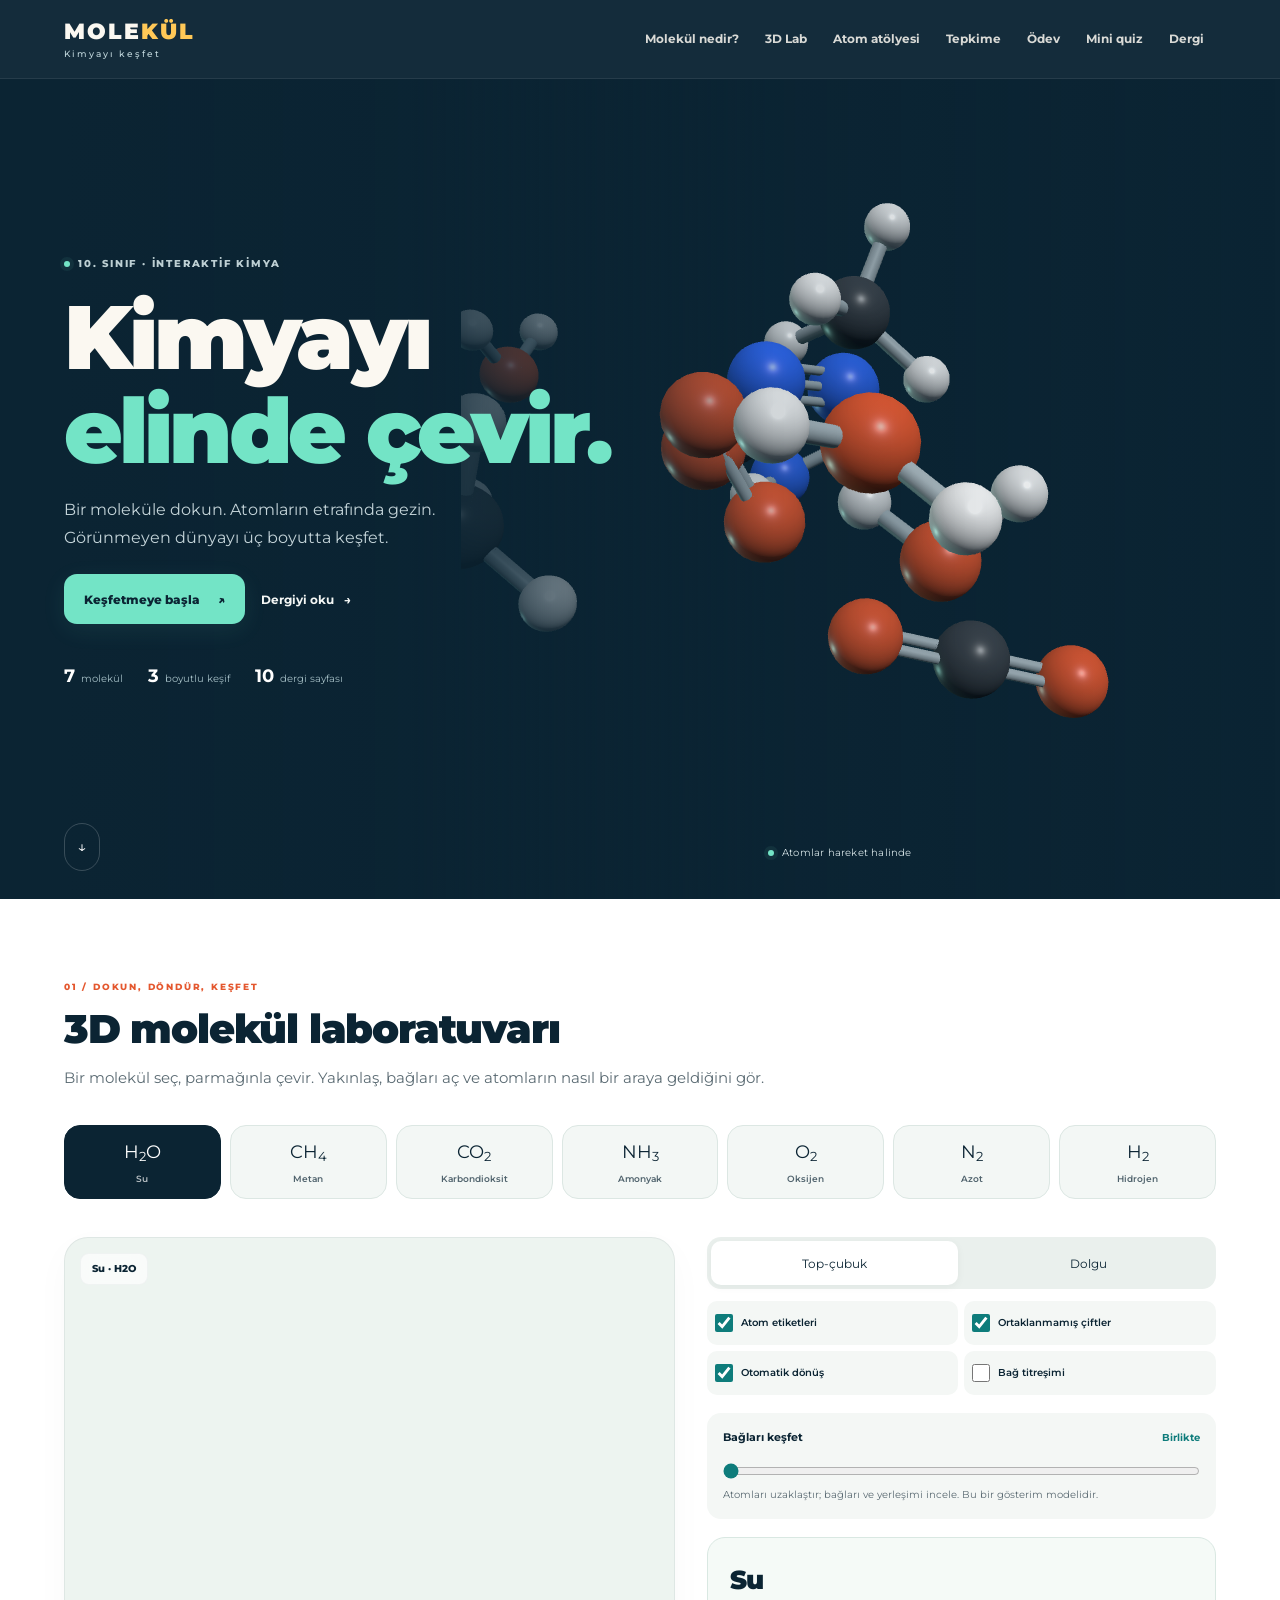
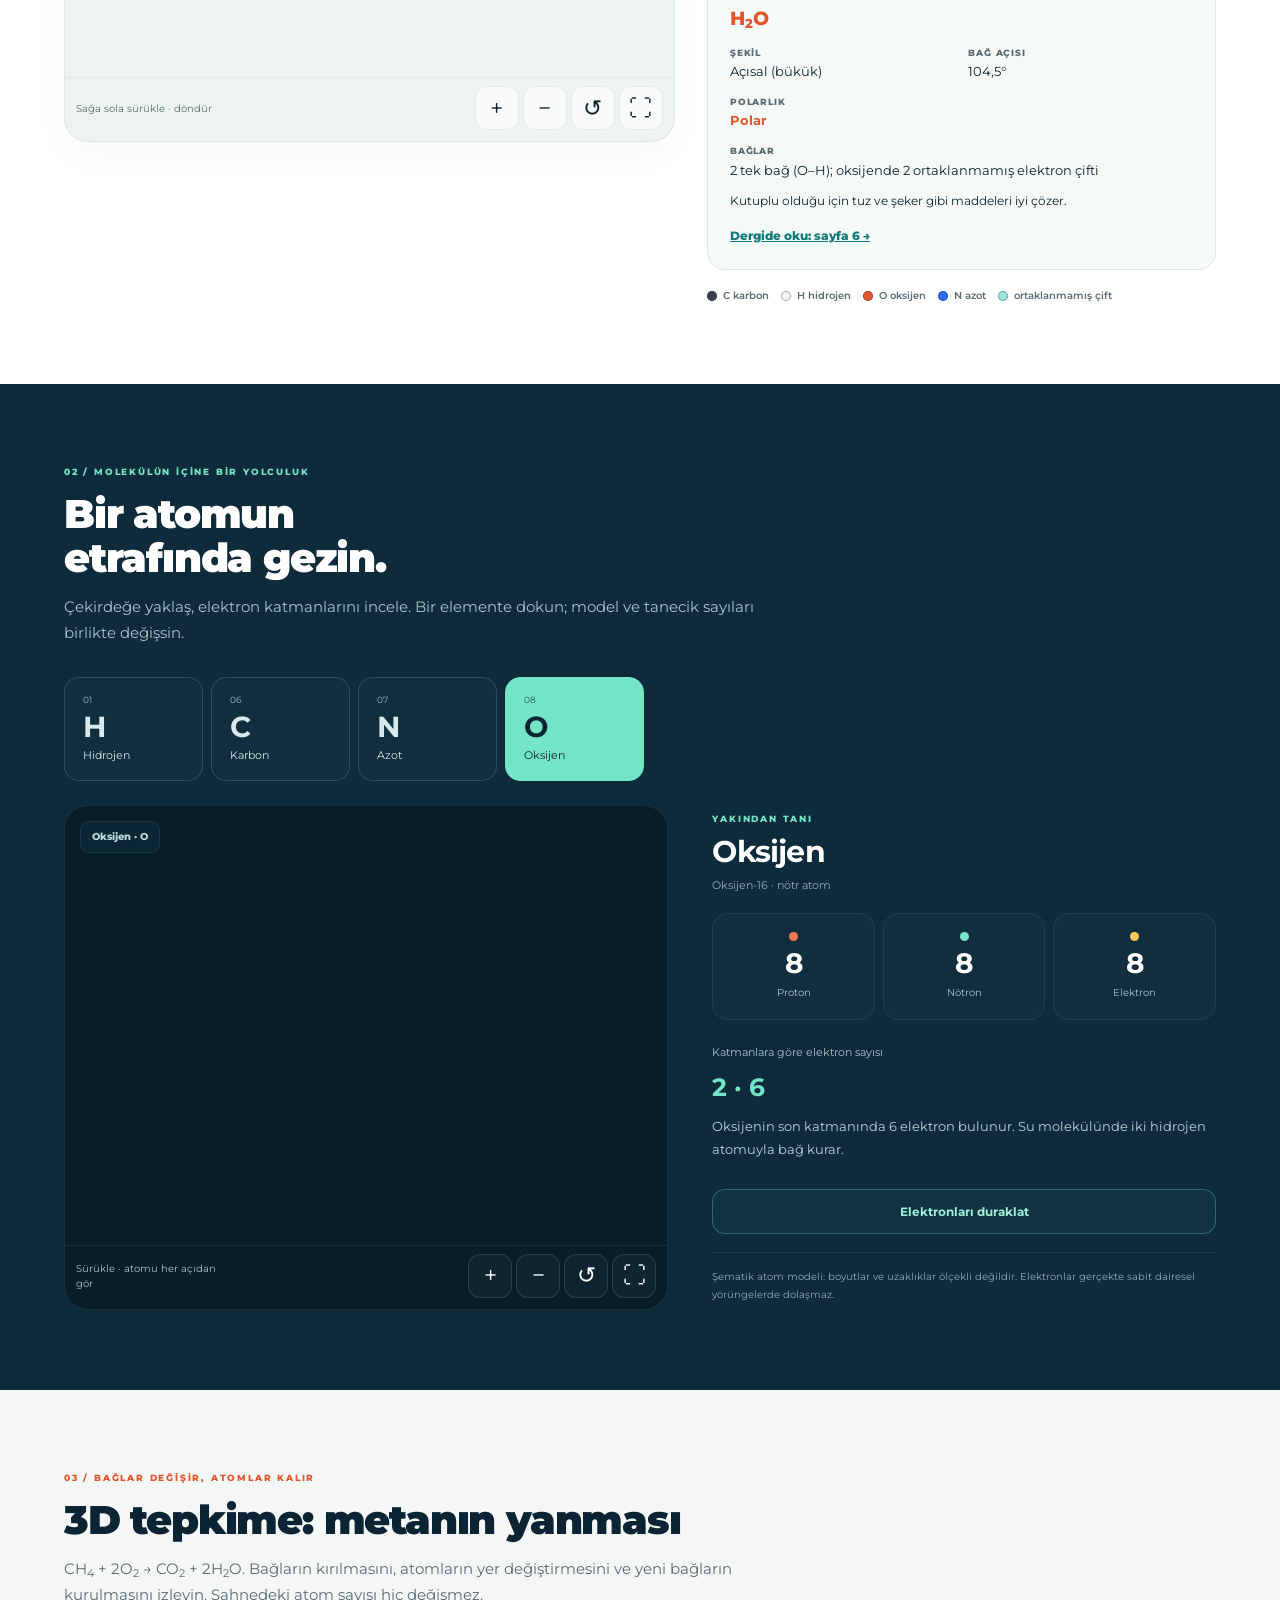
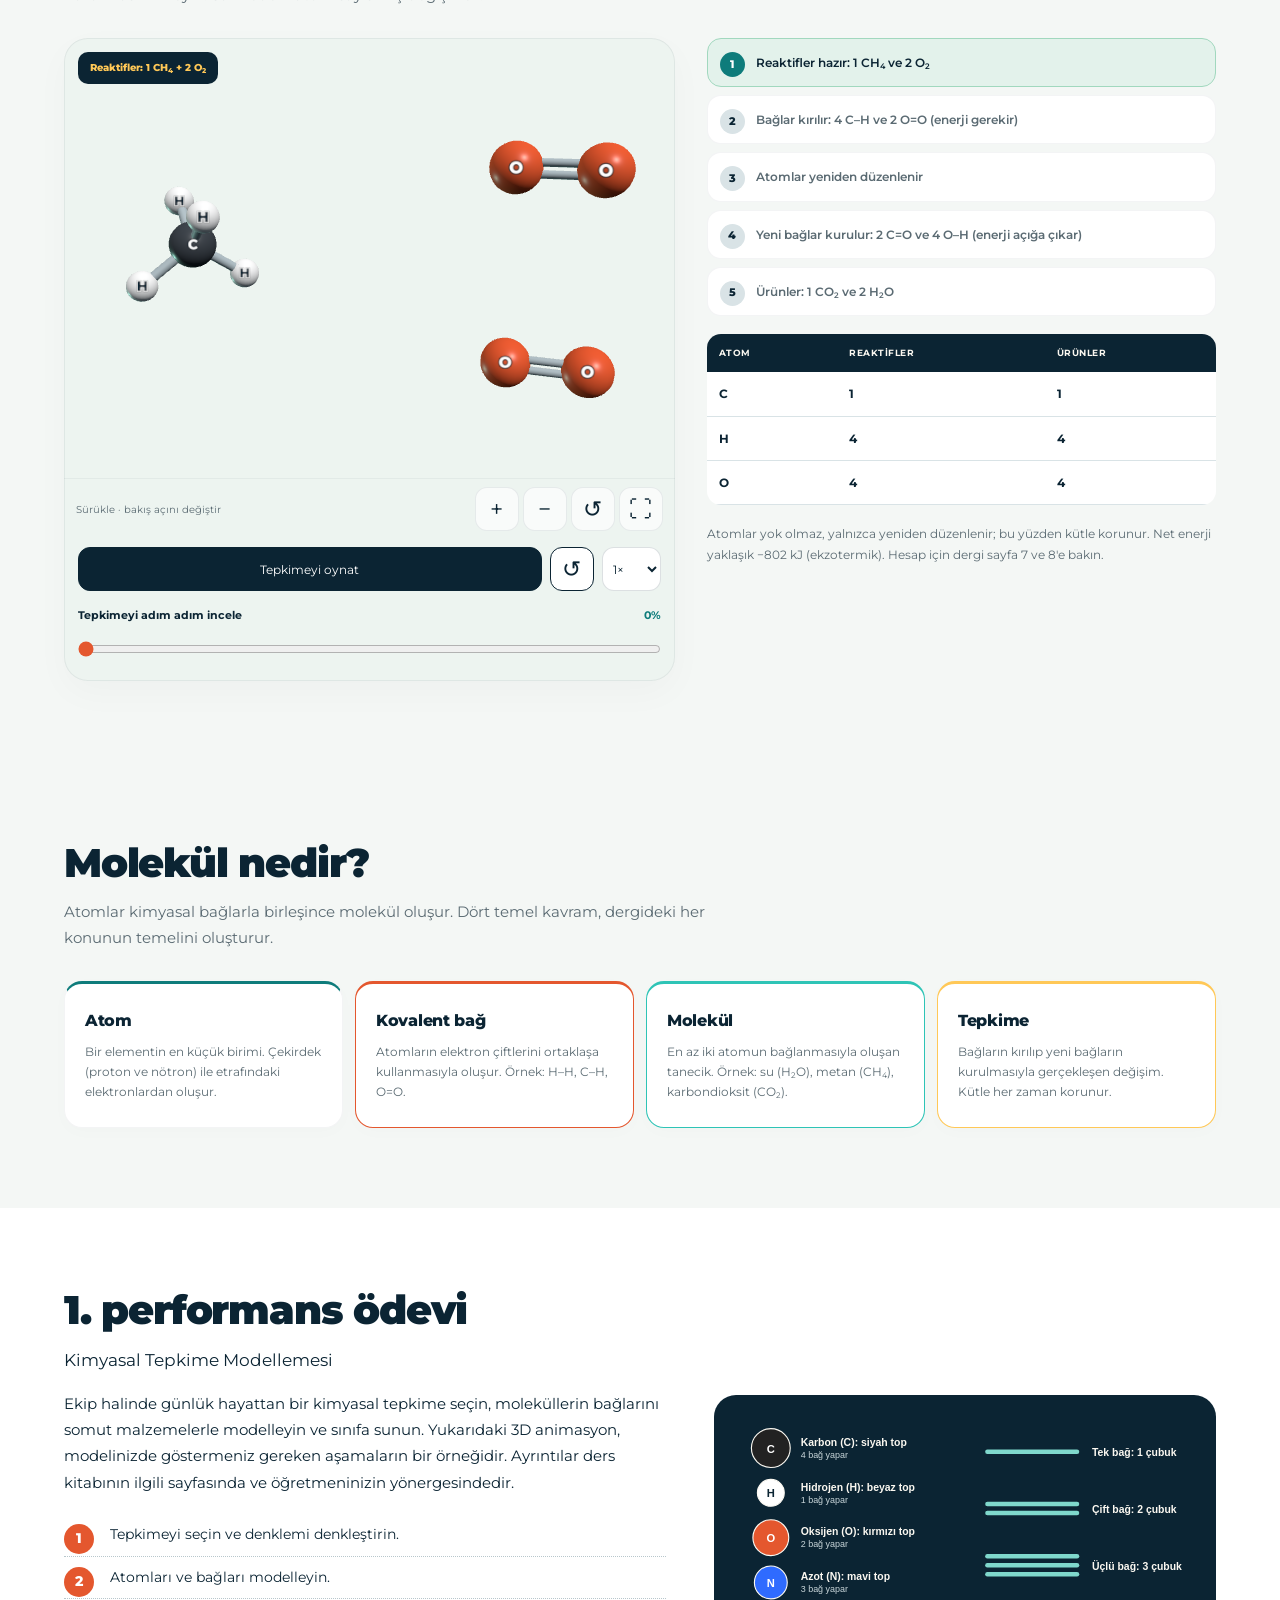
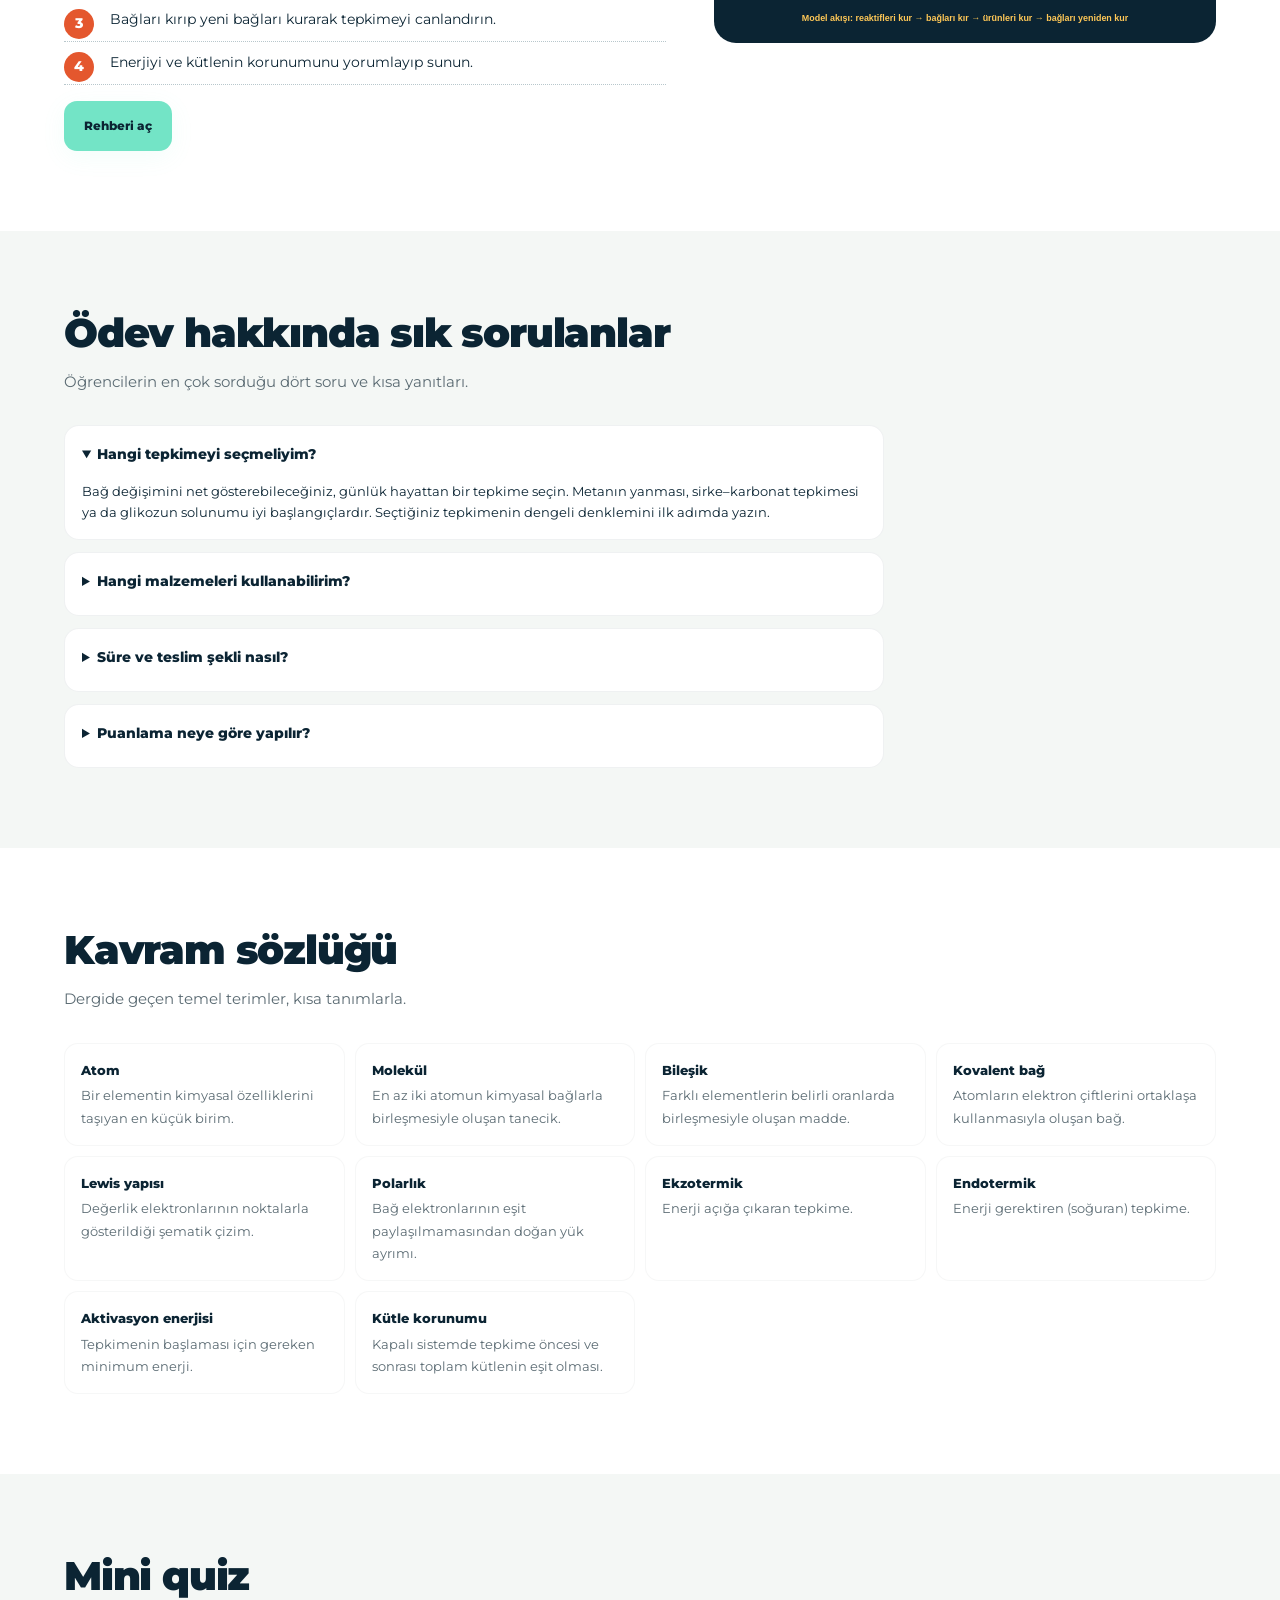
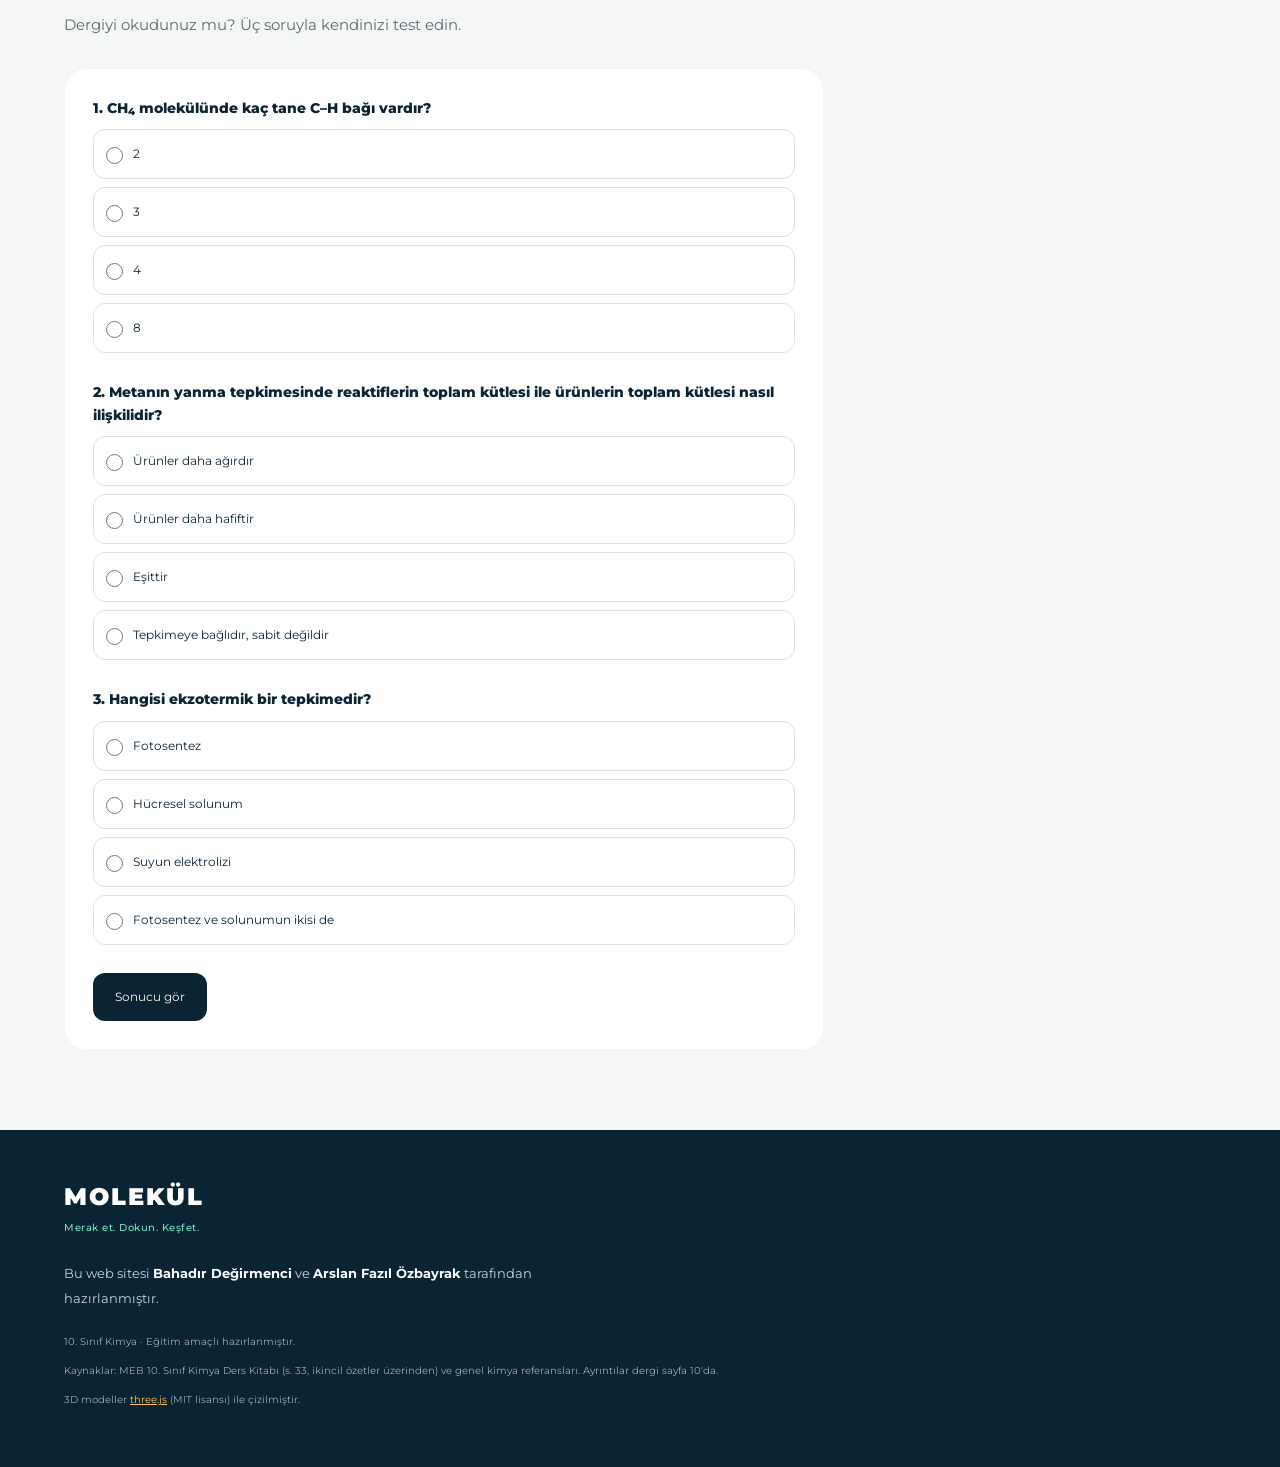
<file: public/kimya/index.html>
<!DOCTYPE html>
<html lang="tr">
<head>
    <meta charset="UTF-8">
    <meta name="viewport" content="width=device-width, initial-scale=1.0, viewport-fit=cover">
    <title>MOLEKÜL — 10. Sınıf Kimya</title>
    <meta name="description" content="Moleküller ve kimyasal tepkimeler için 3D molekül laboratuvarı, tepkime animasyonu, kısa dergi ve 1. performans ödevi rehberi.">
    <link rel="preconnect" href="https://fonts.googleapis.com">
    <link rel="preconnect" href="https://fonts.gstatic.com" crossorigin>
    <link href="https://fonts.googleapis.com/css2?family=Merriweather:wght@400;700&family=Montserrat:wght@400;600;700;800;900&display=swap" rel="stylesheet">
    <link rel="icon" type="image/svg+xml" href="img/favicon.svg">
    <meta name="author" content="Bahadır Değirmenci ve Arslan Fazıl Özbayrak">
    <meta name="theme-color" content="#0b2433">
    <link rel="stylesheet" href="kimya.css">
    <link rel="stylesheet" href="site.css">
</head>
<body class="web-site">
    <a class="skip-link" href="#main-content">İçeriğe geç</a>
    <header class="site-header">
        <a class="brand" href="index.html" aria-label="Molekül ana sayfa">MOLE<span>KÜL</span><small>Kimyayı keşfet</small></a>
        <button class="menu-toggle" type="button" aria-expanded="false" aria-controls="site-nav"><span></span><span></span><span class="sr-only">Menüyü aç</span></button>
        <nav class="site-nav" id="site-nav" aria-label="Ana gezinme">
            <a href="#molekul">Molekül nedir?</a>
            <a href="#lab">3D Lab</a>
            <a href="#atom">Atom atölyesi</a>
            <a href="#tepkime">Tepkime</a>
            <a href="#odev">Ödev</a>
            <a href="#quiz">Mini quiz</a>
            <a href="dergi.html">Dergi</a>
        </nav>
    </header>

    <main id="main-content">
    <section class="hero" id="kesfet" aria-labelledby="hero-title">
        <img src="img/kapak.svg" alt="">
        <div class="hero-3d" id="hero-3d" aria-hidden="true"></div>
        <div class="hero-inner">
            <p class="kicker"><span class="live-dot"></span> 10. Sınıf · İnteraktif kimya</p>
            <h1 id="hero-title">Kimyayı<br><em>elinde çevir.</em></h1>
            <p class="lead">Bir moleküle dokun. Atomların etrafında gezin. Görünmeyen dünyayı üç boyutta keşfet.</p>
            <div class="btn-row">
                <a class="btn primary" href="#lab">Keşfetmeye başla <span aria-hidden="true">↗</span></a>
                <a class="hero-read" href="dergi.html">Dergiyi oku <span aria-hidden="true">→</span></a>
            </div>
            <div class="hero-facts"><span><b>7</b> molekül</span><span><b>3</b> boyutlu keşif</span><span><b>10</b> dergi sayfası</span></div>
        </div>
        <div class="hero-scene-caption" aria-hidden="true"><span class="live-dot"></span> Atomlar hareket halinde <span>H₂O · CH₄ · NH₃</span></div>
        <a class="hero-scroll" href="#lab" aria-label="3D laboratuvara kaydır">↓</a>
    </section>

    <section class="block alt" id="lab">
        <p class="kicker">01 / Dokun, döndür, keşfet</p>
        <h2 class="section-title">3D molekül laboratuvarı</h2>
        <p class="lead">Bir molekül seç, parmağınla çevir. Yakınlaş, bağları aç ve atomların nasıl bir araya geldiğini gör.</p>

        <div class="mol-picker" role="group" aria-label="Molekül seçimi">
            <button type="button" data-mol="h2o" aria-pressed="true">H<sub>2</sub>O <small>Su</small></button>
            <button type="button" data-mol="ch4" aria-pressed="false">CH<sub>4</sub> <small>Metan</small></button>
            <button type="button" data-mol="co2" aria-pressed="false">CO<sub>2</sub> <small>Karbondioksit</small></button>
            <button type="button" data-mol="nh3" aria-pressed="false">NH<sub>3</sub> <small>Amonyak</small></button>
            <button type="button" data-mol="o2" aria-pressed="false">O<sub>2</sub> <small>Oksijen</small></button>
            <button type="button" data-mol="n2" aria-pressed="false">N<sub>2</sub> <small>Azot</small></button>
            <button type="button" data-mol="h2" aria-pressed="false">H<sub>2</sub> <small>Hidrojen</small></button>
        </div>
        <div class="lab">
            <div class="stage">
                <div class="viewer-surface">
                    <span class="stage-badge" id="lab-stage-name">Su · H₂O</span>
                    <div class="stage-canvas" id="lab-3d" tabindex="0" role="img" aria-label="Seçili molekülün döndürülebilir 3 boyutlu modeli"></div>
                </div>
                <div class="viewer-toolbar">
                    <p>Sağa sola sürükle · döndür</p>
                    <div class="viewer-actions" role="group" aria-label="3D görünüm kontrolleri">
                        <button type="button" data-zoom="in" aria-label="Yakınlaştır">+</button>
                        <button type="button" data-zoom="out" aria-label="Uzaklaştır">−</button>
                        <button type="button" data-reset-view aria-label="Görünümü sıfırla">↺</button>
                        <button type="button" data-expand aria-label="Tam ekran aç" aria-pressed="false">⛶</button>
                    </div>
                </div>
                <p class="webgl-fallback">Tarayıcınız WebGL desteklemediği için 3D model gösterilemiyor. Molekül şekilleri için dergi sayfa 5'e bakabilirsiniz.</p>
            </div>

            <div class="lab-panel">
                <div class="lab-toggles">
                    <div class="seg" role="group" aria-label="Model türü">
                        <button type="button" data-mode="ball" aria-pressed="true">Top-çubuk</button>
                        <button type="button" data-mode="space" aria-pressed="false">Dolgu</button>
                    </div>
                    <label class="switch"><input type="checkbox" id="lab-labels" checked> Atom etiketleri</label>
                    <label class="switch"><input type="checkbox" id="lab-lone" checked> Ortaklanmamış çiftler</label>
                    <label class="switch"><input type="checkbox" id="lab-spin" checked> Otomatik dönüş</label>
                    <label class="switch"><input type="checkbox" id="lab-vibrate"> Bağ titreşimi</label>
                </div>

                <label class="separation-control" for="lab-separation"><span>Bağları keşfet <output id="lab-separation-value">Birlikte</output></span><input id="lab-separation" type="range" min="0" max="100" value="0"><small>Atomları uzaklaştır; bağları ve yerleşimi incele. Bu bir gösterim modelidir.</small></label>
                <div class="mol-info" aria-live="polite">
                    <h3 id="mol-name">Su</h3>
                    <p class="mol-formula" id="mol-formula">H<sub>2</sub>O</p>
                    <dl>
                        <div><dt>Şekil</dt><dd id="mol-shape">Açısal (bükük)</dd></div>
                        <div><dt>Bağ açısı</dt><dd id="mol-angle">104,5°</dd></div>
                        <div><dt>Polarlık</dt><dd id="mol-polar" data-kind="polar">Polar</dd></div>
                        <div class="wide"><dt>Bağlar</dt><dd id="mol-bonds">2 tek bağ (O–H); oksijende 2 ortaklanmamış elektron çifti</dd></div>
                    </dl>
                    <p id="mol-note">Kutuplu olduğu için tuz ve şeker gibi maddeleri iyi çözer.</p>
                    <a id="mol-page" href="sayfa6.html">Dergide oku: sayfa 6 →</a>
                </div>

                <ul class="legend" aria-label="Atom renkleri">
                    <li><span class="dot c"></span>C karbon</li>
                    <li><span class="dot h"></span>H hidrojen</li>
                    <li><span class="dot o"></span>O oksijen</li>
                    <li><span class="dot n"></span>N azot</li>
                    <li><span class="dot lp"></span>ortaklanmamış çift</li>
                </ul>
            </div>
        </div>
    </section>

    <section class="block atom-section" id="atom" aria-labelledby="atom-title">
        <p class="kicker">02 / Molekülün içine bir yolculuk</p>
        <h2 class="section-title" id="atom-title">Bir atomun<br>etrafında gezin.</h2>
        <p class="lead">Çekirdeğe yaklaş, elektron katmanlarını incele. Bir elemente dokun; model ve tanecik sayıları birlikte değişsin.</p>
        <div class="atom-picker" role="group" aria-label="Element seçimi">
            <button type="button" data-element="H" aria-pressed="false"><small>01</small><b>H</b><span>Hidrojen</span></button>
            <button type="button" data-element="C" aria-pressed="false"><small>06</small><b>C</b><span>Karbon</span></button>
            <button type="button" data-element="N" aria-pressed="false"><small>07</small><b>N</b><span>Azot</span></button>
            <button type="button" data-element="O" aria-pressed="true"><small>08</small><b>O</b><span>Oksijen</span></button>
        </div>
        <div class="lab atom-lab">
            <div class="stage dark-stage">
                <div class="viewer-surface">
                    <span class="stage-badge" id="atom-stage-name">Oksijen · O</span>
                    <div class="stage-canvas" id="atom-3d" tabindex="0" role="img" aria-label="Oksijen atomunun şematik üç boyutlu modeli"></div>
                </div>
                <div class="viewer-toolbar">
                    <p>Sürükle · atomu her açıdan gör</p>
                    <div class="viewer-actions" role="group" aria-label="3D görünüm kontrolleri">
                        <button type="button" data-zoom="in" aria-label="Yakınlaştır">+</button>
                        <button type="button" data-zoom="out" aria-label="Uzaklaştır">−</button>
                        <button type="button" data-reset-view aria-label="Görünümü sıfırla">↺</button>
                        <button type="button" data-expand aria-label="Tam ekran aç" aria-pressed="false">⛶</button>
                    </div>
                </div>
                <p class="webgl-fallback">3D görünüm açılamadı. Elementlerin tanecik sayılarını ve elektron dağılımlarını aşağıda inceleyebilirsin.</p>
            </div>
            <div class="lab-panel atom-panel">
                <div class="atom-heading"><p class="kicker">Yakından tanı</p><h3 id="atom-name">Oksijen</h3><span id="atom-isotope">Oksijen-16 · nötr atom</span></div>
                <div class="particle-stats" aria-live="polite">
                    <div><span class="particle proton"></span><b id="atom-protons">8</b><span>Proton</span></div>
                    <div><span class="particle neutron"></span><b id="atom-neutrons">8</b><span>Nötron</span></div>
                    <div><span class="particle electron"></span><b id="atom-electrons">8</b><span>Elektron</span></div>
                </div>
                <div class="atom-detail"><span>Katmanlara göre elektron sayısı</span><strong id="atom-shells">2 · 6</strong><p id="atom-note">Oksijenin son katmanında 6 elektron bulunur. Su molekülünde iki hidrojen atomuyla bağ kurar.</p></div>
                <button class="motion-toggle" type="button" id="atom-motion" aria-pressed="true">Elektronları duraklat</button>
                <p class="model-note">Şematik atom modeli: boyutlar ve uzaklıklar ölçekli değildir. Elektronlar gerçekte sabit dairesel yörüngelerde dolaşmaz.</p>
            </div>
        </div>
    </section>

    <section class="block" id="tepkime">
        <p class="kicker">03 / Bağlar değişir, atomlar kalır</p>
        <h2 class="section-title">3D tepkime: metanın yanması</h2>
        <p class="lead">CH<sub>4</sub> + 2O<sub>2</sub> → CO<sub>2</sub> + 2H<sub>2</sub>O. Bağların kırılmasını, atomların yer değiştirmesini ve yeni bağların kurulmasını izleyin. Sahnedeki atom sayısı hiç değişmez.</p>

        <div class="lab">
            <div class="stage">
                <div class="viewer-surface">
                    <div class="stage-caption" id="reaction-caption">Reaktifler: 1 CH<sub>4</sub> + 2 O<sub>2</sub></div>
                    <div class="stage-canvas" id="reaction-3d" tabindex="0" role="img" aria-label="Metanın yanma tepkimesinin 3 boyutlu animasyonu"></div>
                </div>
                <div class="viewer-toolbar">
                    <p>Sürükle · bakış açını değiştir</p>
                    <div class="viewer-actions" role="group" aria-label="3D görünüm kontrolleri">
                        <button type="button" data-zoom="in" aria-label="Yakınlaştır">+</button>
                        <button type="button" data-zoom="out" aria-label="Uzaklaştır">−</button>
                        <button type="button" data-reset-view aria-label="Görünümü sıfırla">↺</button>
                        <button type="button" data-expand aria-label="Tam ekran aç" aria-pressed="false">⛶</button>
                    </div>
                </div>
                <div class="reaction-controls">
                    <div class="playback-row"><button type="button" class="primary" id="reaction-play">Tepkimeyi oynat</button><button type="button" id="reaction-reset" aria-label="Tepkimeyi başa sar">↺</button><label class="speed-control"><span class="sr-only">Oynatma hızı</span><select id="reaction-speed"><option value="0.5">0,5×</option><option value="1" selected>1×</option><option value="1.5">1,5×</option></select></label></div>
                    <label class="reaction-timeline" for="reaction-progress"><span>Tepkimeyi adım adım incele <output id="reaction-percent">0%</output></span><input type="range" id="reaction-progress" min="0" max="1000" value="0" aria-label="Tepkimenin ilerlemesi"></label>
                </div>
                <p class="webgl-fallback">Tarayıcınız WebGL desteklemediği için animasyon gösterilemiyor. Aynı tepkime dergi sayfa 7'de adım adım anlatılıyor.</p>
            </div>

            <div class="lab-panel">
                <ol class="reaction-steps">
                    <li class="active"><button type="button" data-reaction-step="0" aria-current="step">Reaktifler hazır: 1 CH<sub>4</sub> ve 2 O<sub>2</sub></button></li>
                    <li><button type="button" data-reaction-step="1">Bağlar kırılır: 4 C–H ve 2 O=O (enerji gerekir)</button></li>
                    <li><button type="button" data-reaction-step="2">Atomlar yeniden düzenlenir</button></li>
                    <li><button type="button" data-reaction-step="3">Yeni bağlar kurulur: 2 C=O ve 4 O–H (enerji açığa çıkar)</button></li>
                    <li><button type="button" data-reaction-step="4">Ürünler: 1 CO<sub>2</sub> ve 2 H<sub>2</sub>O</button></li>
                </ol>



                <table class="atom-count">
                    <thead>
                        <tr><th>Atom</th><th>Reaktifler</th><th>Ürünler</th></tr>
                    </thead>
                    <tbody>
                        <tr><td>C</td><td>1</td><td>1</td></tr>
                        <tr><td>H</td><td>4</td><td>4</td></tr>
                        <tr><td>O</td><td>4</td><td>4</td></tr>
                    </tbody>
                </table>
                <p class="reaction-note">Atomlar yok olmaz, yalnızca yeniden düzenlenir; bu yüzden kütle korunur. Net enerji yaklaşık −802 kJ (ekzotermik). Hesap için dergi sayfa 7 ve 8'e bakın.</p>
            </div>
        </div>
    </section>

    <section class="block" id="molekul">
        <h2 class="section-title">Molekül nedir?</h2>
        <p class="lead">Atomlar kimyasal bağlarla birleşince molekül oluşur. Dört temel kavram, dergideki her konunun temelini oluşturur.</p>
        <div class="site-cards">
            <div class="site-card" data-tilt>
                <h3>Atom</h3>
                <p>Bir elementin en küçük birimi. Çekirdek (proton ve nötron) ile etrafındaki elektronlardan oluşur.</p>
            </div>
            <div class="site-card coral" data-tilt>
                <h3>Kovalent bağ</h3>
                <p>Atomların elektron çiftlerini ortaklaşa kullanmasıyla oluşur. Örnek: H–H, C–H, O=O.</p>
            </div>
            <div class="site-card mint" data-tilt>
                <h3>Molekül</h3>
                <p>En az iki atomun bağlanmasıyla oluşan tanecik. Örnek: su (H<sub>2</sub>O), metan (CH<sub>4</sub>), karbondioksit (CO<sub>2</sub>).</p>
            </div>
            <div class="site-card sun" data-tilt>
                <h3>Tepkime</h3>
                <p>Bağların kırılıp yeni bağların kurulmasıyla gerçekleşen değişim. Kütle her zaman korunur.</p>
            </div>
        </div>
    </section>

    <section class="block alt" id="odev">
        <div class="two-up">
            <div>
                <h2 class="section-title">1. performans ödevi</h2>
                <p class="lead">Kimyasal Tepkime Modellemesi</p>
                <p>Ekip halinde günlük hayattan bir kimyasal tepkime seçin, moleküllerin bağlarını somut malzemelerle modelleyin ve sınıfa sunun. Yukarıdaki 3D animasyon, modelinizde göstermeniz gereken aşamaların bir örneğidir. Ayrıntılar ders kitabının ilgili sayfasında ve öğretmeninizin yönergesindedir.</p>
                <ol class="steps-web">
                    <li>Tepkimeyi seçin ve denklemi denkleştirin.</li>
                    <li>Atomları ve bağları modelleyin.</li>
                    <li>Bağları kırıp yeni bağları kurarak tepkimeyi canlandırın.</li>
                    <li>Enerjiyi ve kütlenin korunumunu yorumlayıp sunun.</li>
                </ol>
                <div class="btn-row">
                    <a class="btn primary" href="sayfa10.html">Rehberi aç</a>
                </div>
            </div>
            <img src="img/model-malzeme.svg" alt="Atom renk kodları ve bağ çubukları">
        </div>
    </section>

    <section class="block" id="sss">
        <h2 class="section-title">Ödev hakkında sık sorulanlar</h2>
        <p class="lead">Öğrencilerin en çok sorduğu dört soru ve kısa yanıtları.</p>
        <div class="faq">
            <details open>
                <summary>Hangi tepkimeyi seçmeliyim?</summary>
                <p>Bağ değişimini net gösterebileceğiniz, günlük hayattan bir tepkime seçin. Metanın yanması, sirke–karbonat tepkimesi ya da glikozun solunumu iyi başlangıçlardır. Seçtiğiniz tepkimenin dengeli denklemini ilk adımda yazın.</p>
            </details>
            <details>
                <summary>Hangi malzemeleri kullanabilirim?</summary>
                <p>Atomlar için renkli hamur, kil ya da toplar; bağlar için kürdan, çöp şiş veya pipet kullanabilirsiniz. Renk kodları için dergi sayfa 10'a bakın: karbon siyah, hidrojen beyaz, oksijen kırmızı, azot mavi.</p>
            </details>
            <details>
                <summary>Süre ve teslim şekli nasıl?</summary>
                <p>Ders kitabındaki özete göre çalışma 2 ders saatinde tamamlanır ve model ile kısa bir sunum (ya da poster) olarak teslim edilir. Kesin tarih ve format için öğretmeninizin yönergesi geçerlidir.</p>
            </details>
            <details>
                <summary>Puanlama neye göre yapılır?</summary>
                <p>İkincil kaynaklara göre tepkimenin tanımı, malzeme seçimi, süreç adımlarının izlenmesi ve modelin bilimsel uygunluğu ölçütlerle değerlendirilir. Ders kitabının eklerindeki form ve öğretmen kriterleri esas alınmalıdır.</p>
            </details>
        </div>
    </section>

    <section class="block alt" id="sozluk">
        <h2 class="section-title">Kavram sözlüğü</h2>
        <p class="lead">Dergide geçen temel terimler, kısa tanımlarla.</p>
        <dl class="glossary">
            <div><dt>Atom</dt><dd>Bir elementin kimyasal özelliklerini taşıyan en küçük birim.</dd></div>
            <div><dt>Molekül</dt><dd>En az iki atomun kimyasal bağlarla birleşmesiyle oluşan tanecik.</dd></div>
            <div><dt>Bileşik</dt><dd>Farklı elementlerin belirli oranlarda birleşmesiyle oluşan madde.</dd></div>
            <div><dt>Kovalent bağ</dt><dd>Atomların elektron çiftlerini ortaklaşa kullanmasıyla oluşan bağ.</dd></div>
            <div><dt>Lewis yapısı</dt><dd>Değerlik elektronlarının noktalarla gösterildiği şematik çizim.</dd></div>
            <div><dt>Polarlık</dt><dd>Bağ elektronlarının eşit paylaşılmamasından doğan yük ayrımı.</dd></div>
            <div><dt>Ekzotermik</dt><dd>Enerji açığa çıkaran tepkime.</dd></div>
            <div><dt>Endotermik</dt><dd>Enerji gerektiren (soğuran) tepkime.</dd></div>
            <div><dt>Aktivasyon enerjisi</dt><dd>Tepkimenin başlaması için gereken minimum enerji.</dd></div>
            <div><dt>Kütle korunumu</dt><dd>Kapalı sistemde tepkime öncesi ve sonrası toplam kütlenin eşit olması.</dd></div>
        </dl>
    </section>

    <section class="block" id="quiz">
        <h2 class="section-title">Mini quiz</h2>
        <p class="lead">Dergiyi okudunuz mu? Üç soruyla kendinizi test edin.</p>
        <form class="quiz" id="quiz-form">
            <div class="q" data-answer="2">
                <h3>1. CH<sub>4</sub> molekülünde kaç tane C–H bağı vardır?</h3>
                <label><input type="radio" name="q1" value="0"> 2</label>
                <label><input type="radio" name="q1" value="1"> 3</label>
                <label><input type="radio" name="q1" value="2"> 4</label>
                <label><input type="radio" name="q1" value="3"> 8</label>
            </div>
            <div class="q" data-answer="2">
                <h3>2. Metanın yanma tepkimesinde reaktiflerin toplam kütlesi ile ürünlerin toplam kütlesi nasıl ilişkilidir?</h3>
                <label><input type="radio" name="q2" value="0"> Ürünler daha ağırdır</label>
                <label><input type="radio" name="q2" value="1"> Ürünler daha hafiftir</label>
                <label><input type="radio" name="q2" value="2"> Eşittir</label>
                <label><input type="radio" name="q2" value="3"> Tepkimeye bağlıdır, sabit değildir</label>
            </div>
            <div class="q" data-answer="1">
                <h3>3. Hangisi ekzotermik bir tepkimedir?</h3>
                <label><input type="radio" name="q3" value="0"> Fotosentez</label>
                <label><input type="radio" name="q3" value="1"> Hücresel solunum</label>
                <label><input type="radio" name="q3" value="2"> Suyun elektrolizi</label>
                <label><input type="radio" name="q3" value="3"> Fotosentez ve solunumun ikisi de</label>
            </div>
            <div class="quiz-actions">
                <button type="submit">Sonucu gör</button>
                <span id="quiz-result" aria-live="polite"></span>
            </div>
        </form>
    </section>

    </main>
    <footer class="site-footer">
        <a class="footer-brand" href="index.html">MOLEKÜL<span>Merak et. Dokun. Keşfet.</span></a>
        <p class="credits">Bu web sitesi <strong>Bahadır Değirmenci</strong> ve <strong>Arslan Fazıl Özbayrak</strong> tarafından hazırlanmıştır.</p>
        <p>10. Sınıf Kimya · Eğitim amaçlı hazırlanmıştır.</p>
        <p>Kaynaklar: MEB 10. Sınıf Kimya Ders Kitabı (s. 33, ikincil özetler üzerinden) ve genel kimya referansları. Ayrıntılar dergi sayfa 10'da.</p>
        <p>3D modeller <a href="vendor/three-LICENSE.txt">three.js</a> (MIT lisansı) ile çizilmiştir.</p>
    </footer>

    <script>
        (function () {
            var form = document.getElementById('quiz-form');
            if (!form) return;

            form.addEventListener('submit', function (event) {
                event.preventDefault();
                var questions = form.querySelectorAll('.q');
                var score = 0;

                questions.forEach(function (question) {
                    var correct = Number(question.getAttribute('data-answer'));
                    var checked = question.querySelector('input:checked');

                    question.querySelectorAll('label').forEach(function (label, index) {
                        label.classList.remove('correct', 'wrong');
                        if (index === correct) {
                            label.classList.add('correct');
                        } else if (checked && label.contains(checked)) {
                            label.classList.add('wrong');
                        }
                    });

                    if (checked && Number(checked.value) === correct) score++;
                });

                var message = score === questions.length
                    ? ' Harika, hepsini doğru bildiniz!'
                    : ' Dergiyi tekrar gözden geçirebilirsiniz.';
                document.getElementById('quiz-result').textContent =
                    'Skorunuz: ' + score + ' / ' + questions.length + '.' + message;
            });
        })();
    </script>
    <nav class="mobile-dock" aria-label="Hızlı gezinme">
        <a href="#kesfet" data-section="kesfet" aria-current="location"><span aria-hidden="true">⌂</span>Keşfet</a>
        <a href="#lab" data-section="lab"><span aria-hidden="true">⬡</span>3D Lab</a>
        <a href="#atom" data-section="atom"><span aria-hidden="true">◎</span>Atom</a>
        <a href="#tepkime" data-section="tepkime"><span aria-hidden="true">⇄</span>Tepkime</a>
        <a href="dergi.html"><span aria-hidden="true">▤</span>Dergi</a>
    </nav>
    <script src="js/siteui.js" defer></script>
    <script src="js/tilt.js" defer></script>
    <script type="module" src="js/site3d.js"></script>
</body>
</html>
</file>
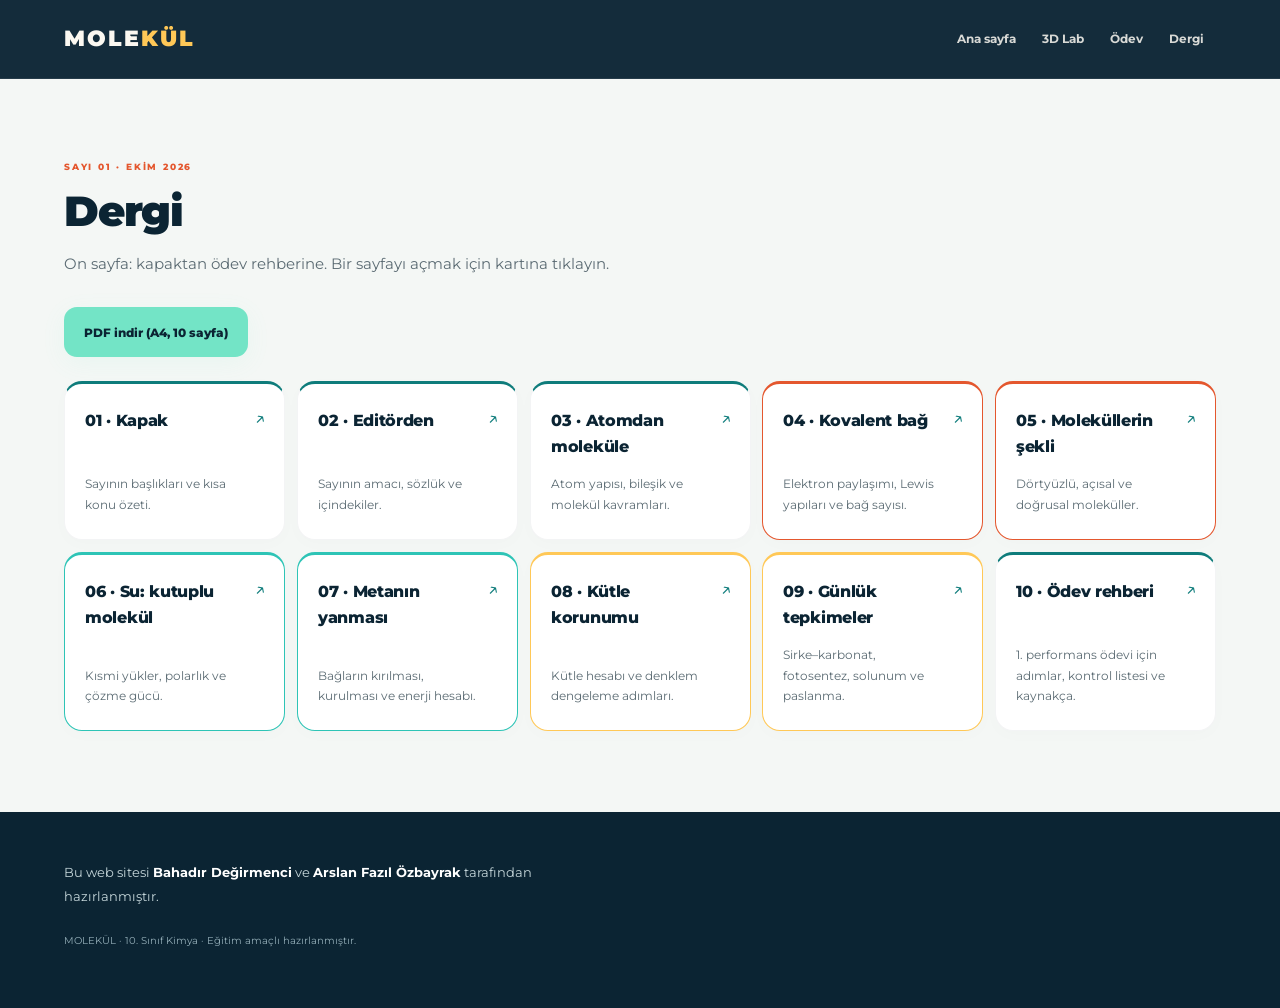
<file: public/kimya/dergi.html>
<!DOCTYPE html>
<html lang="tr">
<head>
    <meta charset="UTF-8">
    <meta name="viewport" content="width=device-width, initial-scale=1.0, viewport-fit=cover">
    <title>MOLEKÜL — Dergi</title>
    <meta name="description" content="MOLEKÜL dergisinin on sayfasına buradan ulaşın.">
    <link rel="preconnect" href="https://fonts.googleapis.com">
    <link rel="preconnect" href="https://fonts.gstatic.com" crossorigin>
    <link href="https://fonts.googleapis.com/css2?family=Merriweather:wght@400;700&family=Montserrat:wght@400;600;700;800;900&display=swap" rel="stylesheet">
    <link rel="icon" type="image/svg+xml" href="img/favicon.svg">
    <meta name="author" content="Bahadır Değirmenci ve Arslan Fazıl Özbayrak">
    <meta name="theme-color" content="#0b2433">
    <link rel="stylesheet" href="kimya.css">
    <link rel="stylesheet" href="site.css">
</head>
<body class="web-site magazine-index">
    <a class="skip-link" href="#main-content">İçeriğe geç</a>
    <header class="site-header">
        <a class="brand" href="index.html">MOLE<span>KÜL</span></a>
        <button class="menu-toggle" type="button" aria-expanded="false" aria-controls="site-nav"><span></span><span></span><span class="sr-only">Menüyü aç</span></button>
        <nav class="site-nav" id="site-nav" aria-label="Ana gezinme">
            <a href="index.html">Ana sayfa</a>
            <a href="index.html#lab">3D Lab</a>
            <a href="sayfa10.html">Ödev</a>
            <a href="dergi.html">Dergi</a>
        </nav>
    </header>

    <main id="main-content">
    <section class="block">
        <p class="kicker">Sayı 01 · Ekim 2026</p>
        <h1 class="section-title">Dergi</h1>
        <p class="lead">On sayfa: kapaktan ödev rehberine. Bir sayfayı açmak için kartına tıklayın.</p>
        <div class="btn-row">
            <a class="btn primary" href="molekul-dergisi.pdf" download>PDF indir (A4, 10 sayfa)</a>
        </div>

        <div class="site-cards five">
            <a class="site-card" data-tilt href="sayfa1.html">
                <h3>01 · Kapak</h3>
                <p>Sayının başlıkları ve kısa konu özeti.</p>
            </a>
            <a class="site-card" data-tilt href="sayfa2.html">
                <h3>02 · Editörden</h3>
                <p>Sayının amacı, sözlük ve içindekiler.</p>
            </a>
            <a class="site-card" data-tilt href="sayfa3.html">
                <h3>03 · Atomdan moleküle</h3>
                <p>Atom yapısı, bileşik ve molekül kavramları.</p>
            </a>
            <a class="site-card coral" data-tilt href="sayfa4.html">
                <h3>04 · Kovalent bağ</h3>
                <p>Elektron paylaşımı, Lewis yapıları ve bağ sayısı.</p>
            </a>
            <a class="site-card coral" data-tilt href="sayfa5.html">
                <h3>05 · Moleküllerin şekli</h3>
                <p>Dörtyüzlü, açısal ve doğrusal moleküller.</p>
            </a>
            <a class="site-card mint" data-tilt href="sayfa6.html">
                <h3>06 · Su: kutuplu molekül</h3>
                <p>Kısmi yükler, polarlık ve çözme gücü.</p>
            </a>
            <a class="site-card mint" data-tilt href="sayfa7.html">
                <h3>07 · Metanın yanması</h3>
                <p>Bağların kırılması, kurulması ve enerji hesabı.</p>
            </a>
            <a class="site-card sun" data-tilt href="sayfa8.html">
                <h3>08 · Kütle korunumu</h3>
                <p>Kütle hesabı ve denklem dengeleme adımları.</p>
            </a>
            <a class="site-card sun" data-tilt href="sayfa9.html">
                <h3>09 · Günlük tepkimeler</h3>
                <p>Sirke–karbonat, fotosentez, solunum ve paslanma.</p>
            </a>
            <a class="site-card" data-tilt href="sayfa10.html">
                <h3>10 · Ödev rehberi</h3>
                <p>1. performans ödevi için adımlar, kontrol listesi ve kaynakça.</p>
            </a>
        </div>
    </section>

    </main>
    <footer class="site-footer">
        <p class="credits">Bu web sitesi <strong>Bahadır Değirmenci</strong> ve <strong>Arslan Fazıl Özbayrak</strong> tarafından hazırlanmıştır.</p>
        <p>MOLEKÜL · 10. Sınıf Kimya · Eğitim amaçlı hazırlanmıştır.</p>
    </footer>
    <nav class="mobile-dock" aria-label="Hızlı gezinme">
        <a href="index.html#kesfet" data-section="kesfet"><span aria-hidden="true">⌂</span>Keşfet</a>
        <a href="index.html#lab" data-section="lab"><span aria-hidden="true">⬡</span>3D Lab</a>
        <a href="index.html#atom" data-section="atom"><span aria-hidden="true">◎</span>Atom</a>
        <a href="index.html#tepkime" data-section="tepkime"><span aria-hidden="true">⇄</span>Tepkime</a>
        <a href="dergi.html" aria-current="page"><span aria-hidden="true">▤</span>Dergi</a>
    </nav>
    <script src="js/siteui.js" defer></script>
    <script src="js/tilt.js" defer></script>
</body>
</html>
</file>
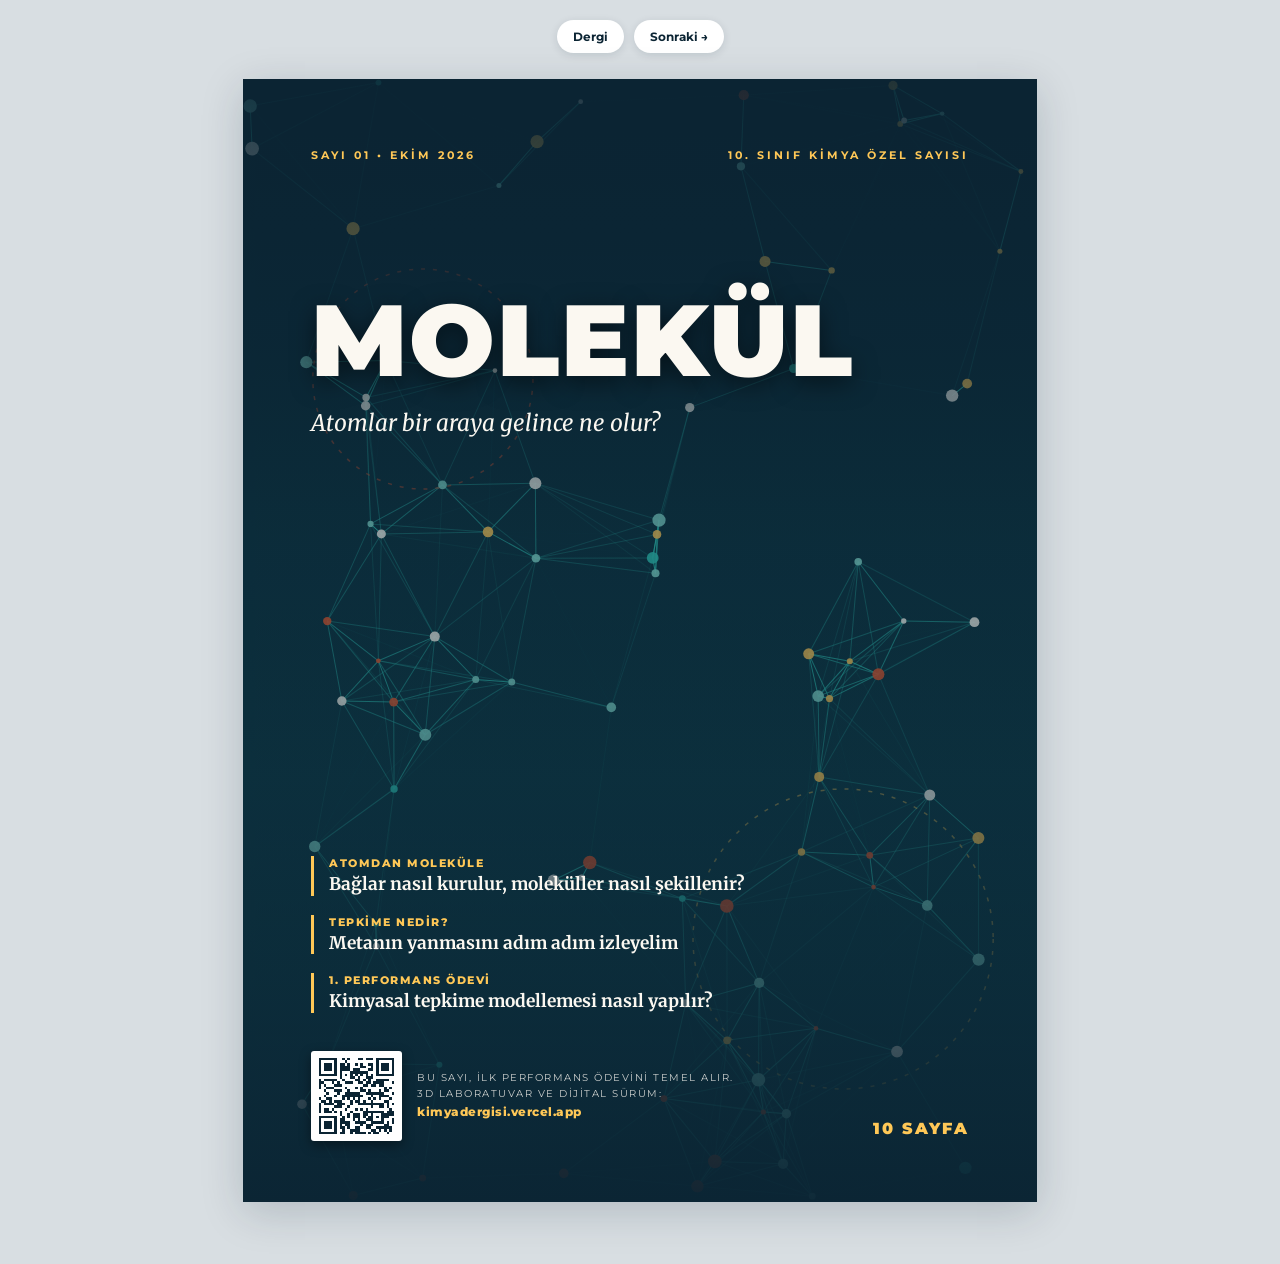
<file: public/kimya/sayfa1.html>
<!DOCTYPE html>
<html lang="tr">
<head>
    <meta charset="UTF-8">
    <meta name="viewport" content="width=device-width, initial-scale=1.0">
    <title>MOLEKÜL — Sayfa 1: Kapak</title>
    <link rel="preconnect" href="https://fonts.googleapis.com">
    <link rel="preconnect" href="https://fonts.gstatic.com" crossorigin>
    <link href="https://fonts.googleapis.com/css2?family=Merriweather:wght@400;700&family=Montserrat:wght@400;600;700;800;900&display=swap" rel="stylesheet">
    <link rel="icon" type="image/svg+xml" href="img/favicon.svg">
    <link rel="stylesheet" href="kimya.css">
</head>
<body>
    <nav class="screen-nav">
        <a href="dergi.html">Dergi</a>
        <a href="sayfa2.html">Sonraki →</a>
    </nav>

    <main class="page cover">
        <img class="cover-art" src="img/kapak.svg" alt="">
        <div class="cover-shade"></div>
        <div class="cover-content">
            <div class="cover-top">
                <span>Sayı 01 • Ekim 2026</span>
                <span>10. Sınıf Kimya Özel Sayısı</span>
            </div>

            <h1>MOLEKÜL</h1>
            <p class="subtitle">Atomlar bir araya gelince ne olur?</p>

            <div class="cover-lines">
                <div class="cover-line">
                    <h2>Atomdan moleküle</h2>
                    <p>Bağlar nasıl kurulur, moleküller nasıl şekillenir?</p>
                </div>
                <div class="cover-line">
                    <h2>Tepkime nedir?</h2>
                    <p>Metanın yanmasını adım adım izleyelim</p>
                </div>
                <div class="cover-line">
                    <h2>1. performans ödevi</h2>
                    <p>Kimyasal tepkime modellemesi nasıl yapılır?</p>
                </div>
            </div>

            <div class="cover-foot">
                <div class="cover-qr">
                    <img src="img/qr-site.svg" alt="kimyadergisi.vercel.app adresinin QR kodu">
                    <span>Bu sayı, ilk performans ödevini temel alır.<br>3D laboratuvar ve dijital sürüm:<br><span class="url">kimyadergisi.vercel.app</span></span>
                </div>
                <span class="big">10 SAYFA</span>
            </div>
        </div>
    </main>
</body>
</html>
</file>
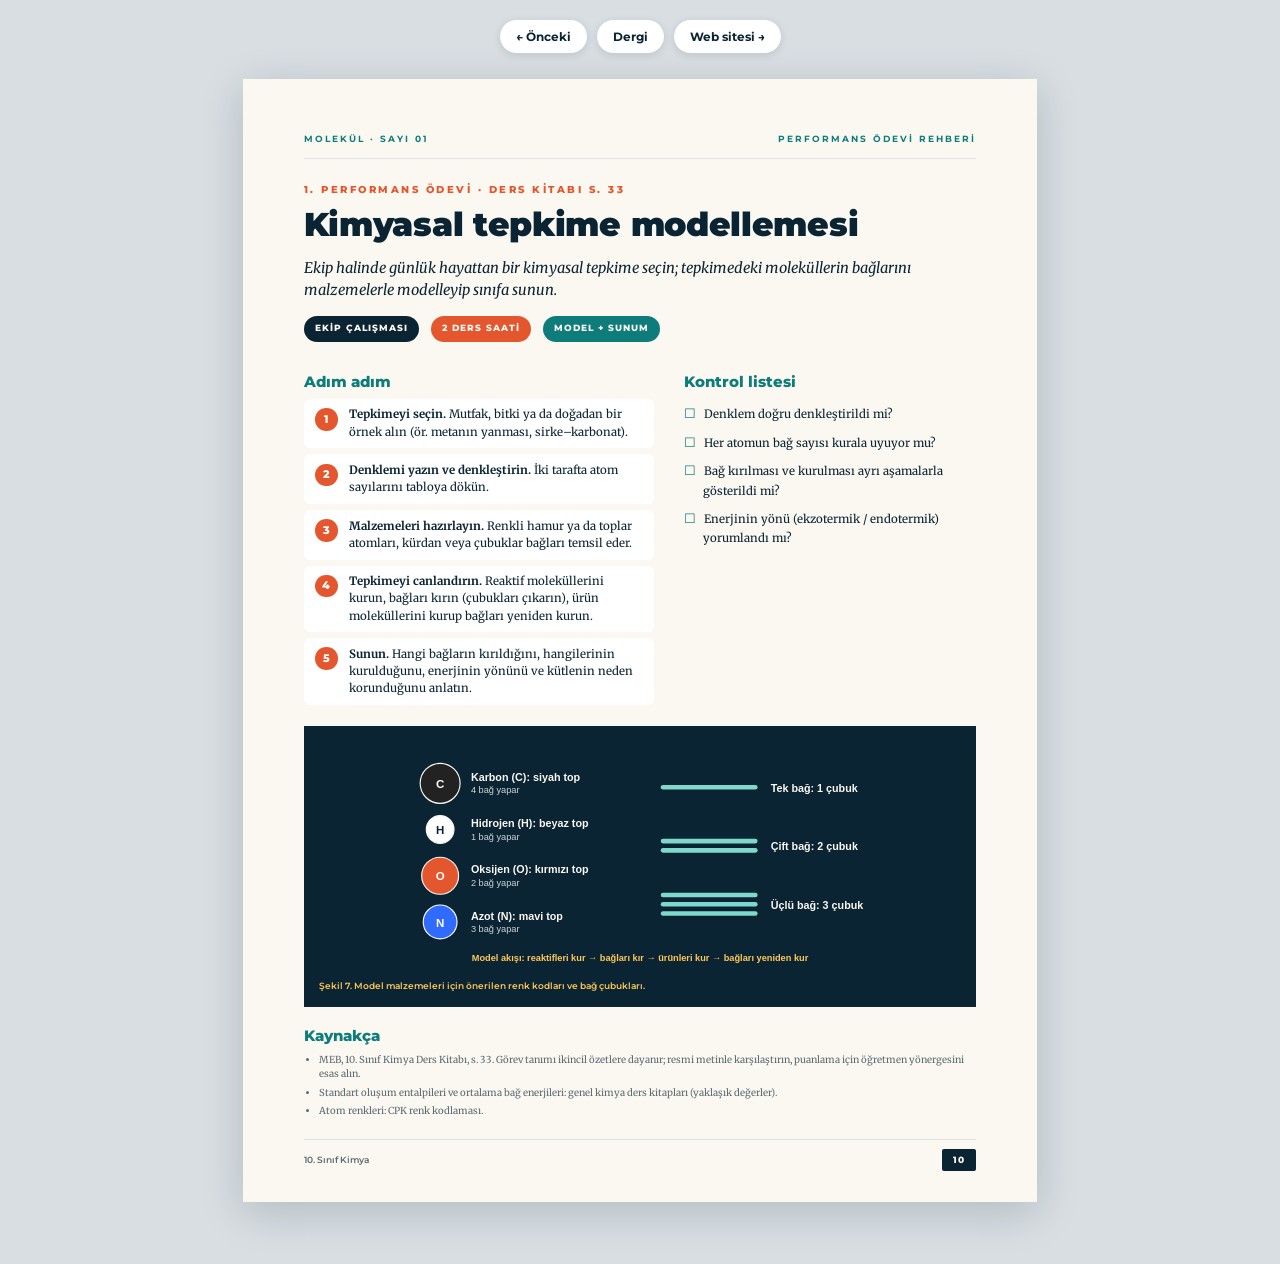
<file: public/kimya/sayfa10.html>
<!DOCTYPE html>
<html lang="tr">
<head>
    <meta charset="UTF-8">
    <meta name="viewport" content="width=device-width, initial-scale=1.0">
    <title>MOLEKÜL — Sayfa 10: Ödev Rehberi</title>
    <link rel="preconnect" href="https://fonts.googleapis.com">
    <link rel="preconnect" href="https://fonts.gstatic.com" crossorigin>
    <link href="https://fonts.googleapis.com/css2?family=Merriweather:wght@400;700&family=Montserrat:wght@400;600;700;800;900&display=swap" rel="stylesheet">
    <link rel="icon" type="image/svg+xml" href="img/favicon.svg">
    <link rel="stylesheet" href="kimya.css">
</head>
<body>
    <nav class="screen-nav">
        <a href="sayfa9.html">← Önceki</a>
        <a href="dergi.html">Dergi</a>
        <a href="index.html">Web sitesi →</a>
    </nav>

    <main class="page">
        <header class="page-head"><span>MOLEKÜL · Sayı 01</span><span>Performans ödevi rehberi</span></header>

        <div class="page-body">
            <p class="kicker">1. performans ödevi · Ders kitabı s. 33</p>
            <h1 class="title">Kimyasal tepkime modellemesi</h1>
            <p class="lead">Ekip halinde günlük hayattan bir kimyasal tepkime seçin; tepkimedeki moleküllerin bağlarını malzemelerle modelleyip sınıfa sunun.</p>

            <div class="tag-row">
                <span class="tag">Ekip çalışması</span>
                <span class="tag coral">2 ders saati</span>
                <span class="tag teal">Model + sunum</span>
            </div>

            <div class="split">
                <div>
                    <h2>Adım adım</h2>
                    <ol class="steps">
                        <li><strong>Tepkimeyi seçin.</strong> Mutfak, bitki ya da doğadan bir örnek alın (ör. metanın yanması, sirke–karbonat).</li>
                        <li><strong>Denklemi yazın ve denkleştirin.</strong> İki tarafta atom sayılarını tabloya dökün.</li>
                        <li><strong>Malzemeleri hazırlayın.</strong> Renkli hamur ya da toplar atomları, kürdan veya çubuklar bağları temsil eder.</li>
                        <li><strong>Tepkimeyi canlandırın.</strong> Reaktif moleküllerini kurun, bağları kırın (çubukları çıkarın), ürün moleküllerini kurup bağları yeniden kurun.</li>
                        <li><strong>Sunun.</strong> Hangi bağların kırıldığını, hangilerinin kurulduğunu, enerjinin yönünü ve kütlenin neden korunduğunu anlatın.</li>
                    </ol>
                </div>
                <div>
                    <h2>Kontrol listesi</h2>
                    <ul class="checklist">
                        <li>Denklem doğru denkleştirildi mi?</li>
                        <li>Her atomun bağ sayısı kurala uyuyor mu?</li>
                        <li>Bağ kırılması ve kurulması ayrı aşamalarla gösterildi mi?</li>
                        <li>Enerjinin yönü (ekzotermik / endotermik) yorumlandı mı?</li>
                    </ul>
                </div>
            </div>

            <figure class="fig dark xs">
                <img src="img/model-malzeme.svg" alt="Atom renk kodları: karbon siyah, hidrojen beyaz, oksijen kırmızı, azot mavi; bağ çubukları">
                <figcaption>Şekil 7. Model malzemeleri için önerilen renk kodları ve bağ çubukları.</figcaption>
            </figure>

            <h2>Kaynakça</h2>
            <ul class="refs">
                <li>MEB, 10. Sınıf Kimya Ders Kitabı, s. 33. Görev tanımı ikincil özetlere dayanır; resmi metinle karşılaştırın, puanlama için öğretmen yönergesini esas alın.</li>
                <li>Standart oluşum entalpileri ve ortalama bağ enerjileri: genel kimya ders kitapları (yaklaşık değerler).</li>
                <li>Atom renkleri: CPK renk kodlaması.</li>
            </ul>
        </div>

        <footer class="page-foot"><span>10. Sınıf Kimya</span><span class="num">10</span></footer>
    </main>
</body>
</html>
</file>
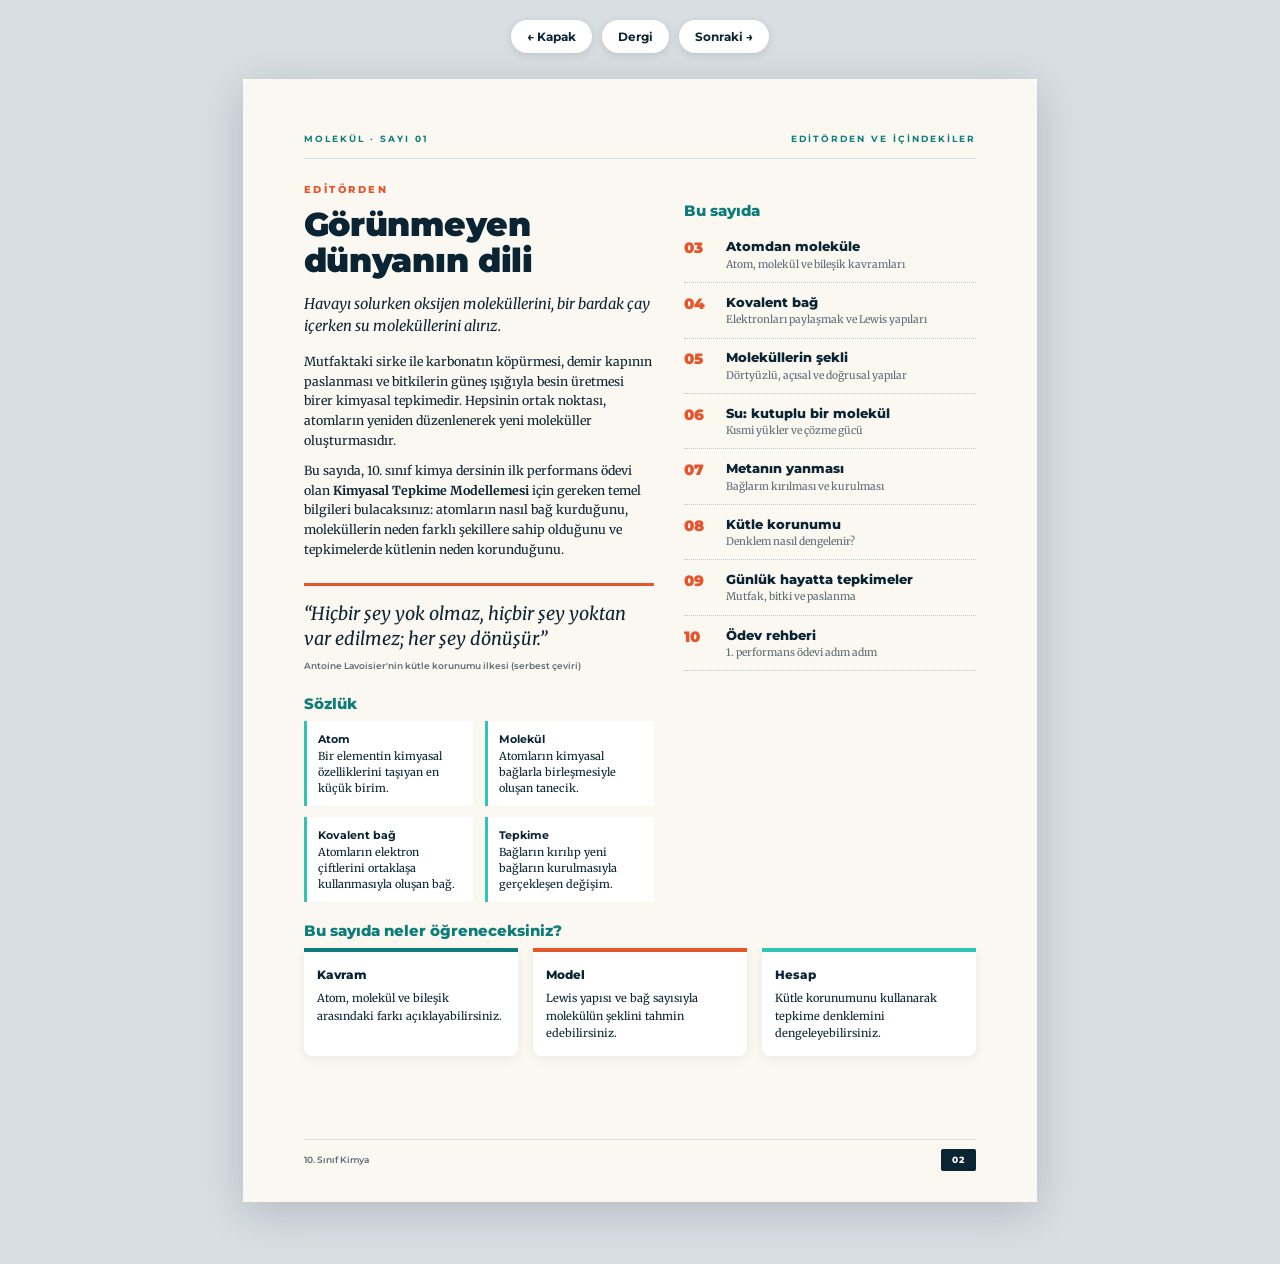
<file: public/kimya/sayfa2.html>
<!DOCTYPE html>
<html lang="tr">
<head>
    <meta charset="UTF-8">
    <meta name="viewport" content="width=device-width, initial-scale=1.0">
    <title>MOLEKÜL — Sayfa 2: Editörden ve İçindekiler</title>
    <link rel="preconnect" href="https://fonts.googleapis.com">
    <link rel="preconnect" href="https://fonts.gstatic.com" crossorigin>
    <link href="https://fonts.googleapis.com/css2?family=Merriweather:wght@400;700&family=Montserrat:wght@400;600;700;800;900&display=swap" rel="stylesheet">
    <link rel="icon" type="image/svg+xml" href="img/favicon.svg">
    <link rel="stylesheet" href="kimya.css">
</head>
<body>
    <nav class="screen-nav">
        <a href="sayfa1.html">← Kapak</a>
        <a href="dergi.html">Dergi</a>
        <a href="sayfa3.html">Sonraki →</a>
    </nav>

    <main class="page">
        <header class="page-head"><span>MOLEKÜL · Sayı 01</span><span>Editörden ve içindekiler</span></header>

        <div class="page-body">
            <div class="split">
                <div>
                    <p class="kicker">Editörden</p>
                    <h1 class="title">Görünmeyen dünyanın dili</h1>
                    <p class="lead">Havayı solurken oksijen moleküllerini, bir bardak çay içerken su moleküllerini alırız.</p>
                    <p>Mutfaktaki sirke ile karbonatın köpürmesi, demir kapının paslanması ve bitkilerin güneş ışığıyla besin üretmesi birer kimyasal tepkimedir. Hepsinin ortak noktası, atomların yeniden düzenlenerek yeni moleküller oluşturmasıdır.</p>
                    <p>Bu sayıda, 10. sınıf kimya dersinin ilk performans ödevi olan <strong>Kimyasal Tepkime Modellemesi</strong> için gereken temel bilgileri bulacaksınız: atomların nasıl bağ kurduğunu, moleküllerin neden farklı şekillere sahip olduğunu ve tepkimelerde kütlenin neden korunduğunu.</p>

                    <blockquote class="pull">
                        “Hiçbir şey yok olmaz, hiçbir şey yoktan var edilmez; her şey dönüşür.”
                        <small>Antoine Lavoisier'nin kütle korunumu ilkesi (serbest çeviri)</small>
                    </blockquote>

                    <h2>Sözlük</h2>
                    <div class="terms">
                        <div class="term"><strong>Atom</strong>Bir elementin kimyasal özelliklerini taşıyan en küçük birim.</div>
                        <div class="term"><strong>Molekül</strong>Atomların kimyasal bağlarla birleşmesiyle oluşan tanecik.</div>
                        <div class="term"><strong>Kovalent bağ</strong>Atomların elektron çiftlerini ortaklaşa kullanmasıyla oluşan bağ.</div>
                        <div class="term"><strong>Tepkime</strong>Bağların kırılıp yeni bağların kurulmasıyla gerçekleşen değişim.</div>
                    </div>
                </div>

                <aside>
                    <h2>Bu sayıda</h2>
                    <ol class="toc">
                        <li><span class="pg">03</span><span><span class="t">Atomdan moleküle</span><span class="d">Atom, molekül ve bileşik kavramları</span></span></li>
                        <li><span class="pg">04</span><span><span class="t">Kovalent bağ</span><span class="d">Elektronları paylaşmak ve Lewis yapıları</span></span></li>
                        <li><span class="pg">05</span><span><span class="t">Moleküllerin şekli</span><span class="d">Dörtyüzlü, açısal ve doğrusal yapılar</span></span></li>
                        <li><span class="pg">06</span><span><span class="t">Su: kutuplu bir molekül</span><span class="d">Kısmi yükler ve çözme gücü</span></span></li>
                        <li><span class="pg">07</span><span><span class="t">Metanın yanması</span><span class="d">Bağların kırılması ve kurulması</span></span></li>
                        <li><span class="pg">08</span><span><span class="t">Kütle korunumu</span><span class="d">Denklem nasıl dengelenir?</span></span></li>
                        <li><span class="pg">09</span><span><span class="t">Günlük hayatta tepkimeler</span><span class="d">Mutfak, bitki ve paslanma</span></span></li>
                        <li><span class="pg">10</span><span><span class="t">Ödev rehberi</span><span class="d">1. performans ödevi adım adım</span></span></li>
                    </ol>
                </aside>
            </div>

            <h2>Bu sayıda neler öğreneceksiniz?</h2>
            <div class="cols-3">
                <div class="card">
                    <h3>Kavram</h3>
                    <p>Atom, molekül ve bileşik arasındaki farkı açıklayabilirsiniz.</p>
                </div>
                <div class="card coral">
                    <h3>Model</h3>
                    <p>Lewis yapısı ve bağ sayısıyla molekülün şeklini tahmin edebilirsiniz.</p>
                </div>
                <div class="card mint">
                    <h3>Hesap</h3>
                    <p>Kütle korunumunu kullanarak tepkime denklemini dengeleyebilirsiniz.</p>
                </div>
            </div>
        </div>

        <footer class="page-foot"><span>10. Sınıf Kimya</span><span class="num">02</span></footer>
    </main>
</body>
</html>
</file>
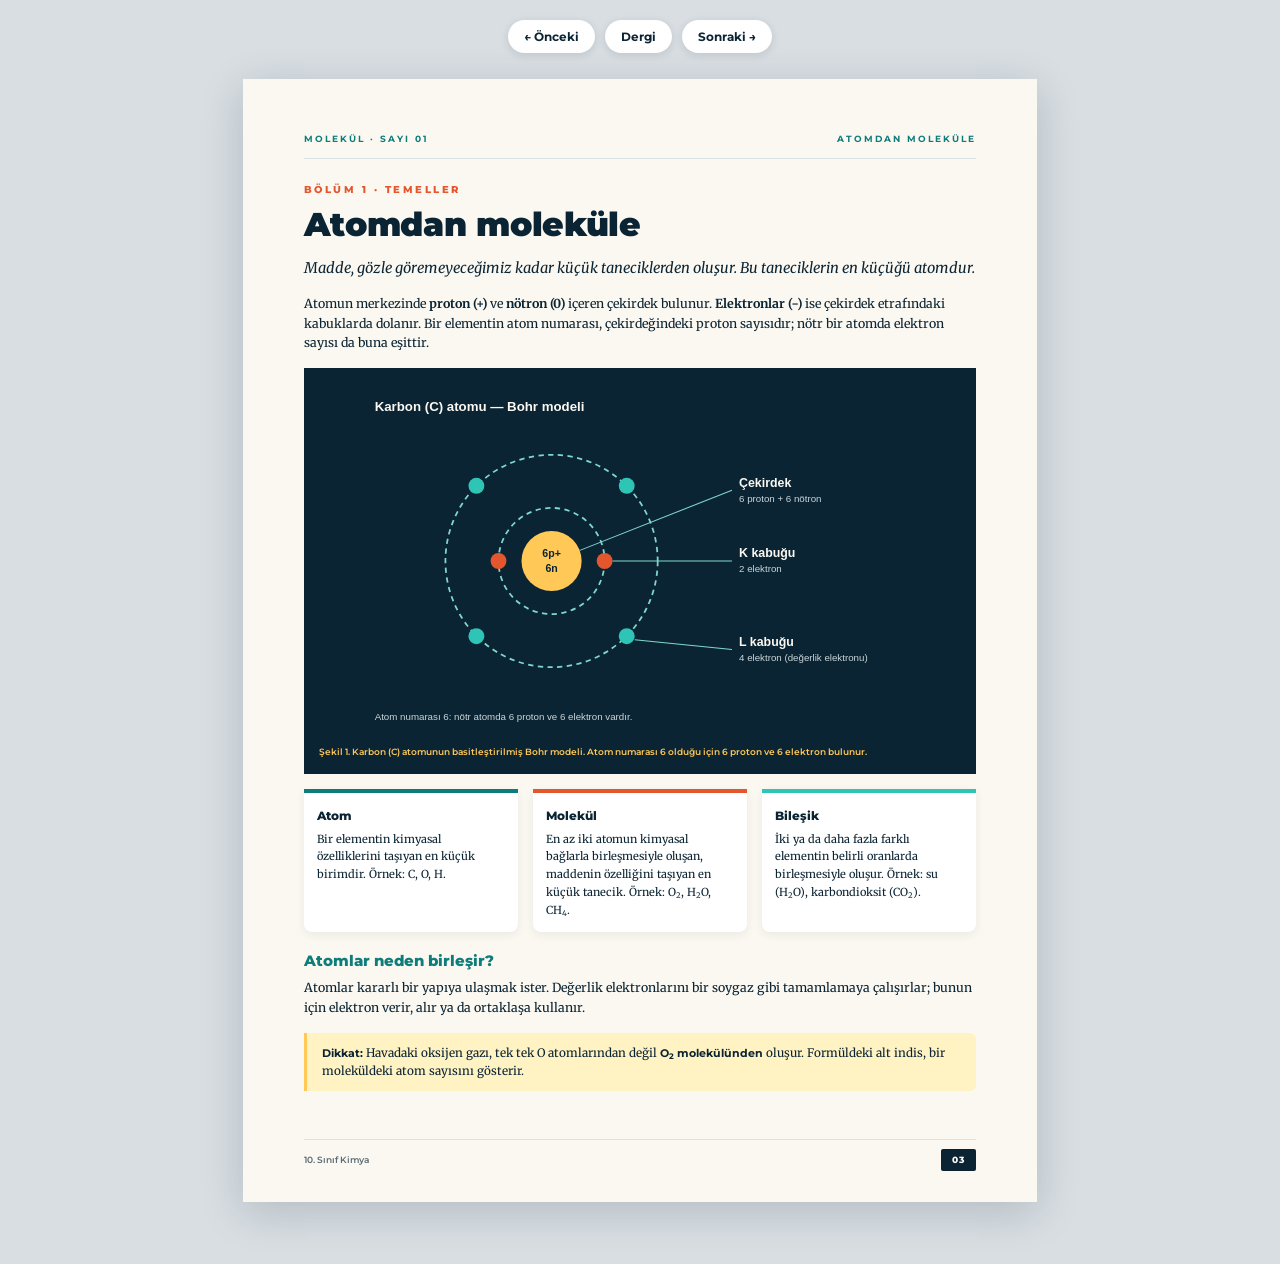
<file: public/kimya/sayfa3.html>
<!DOCTYPE html>
<html lang="tr">
<head>
    <meta charset="UTF-8">
    <meta name="viewport" content="width=device-width, initial-scale=1.0">
    <title>MOLEKÜL — Sayfa 3: Atomdan Moleküle</title>
    <link rel="preconnect" href="https://fonts.googleapis.com">
    <link rel="preconnect" href="https://fonts.gstatic.com" crossorigin>
    <link href="https://fonts.googleapis.com/css2?family=Merriweather:wght@400;700&family=Montserrat:wght@400;600;700;800;900&display=swap" rel="stylesheet">
    <link rel="icon" type="image/svg+xml" href="img/favicon.svg">
    <link rel="stylesheet" href="kimya.css">
</head>
<body>
    <nav class="screen-nav">
        <a href="sayfa2.html">← Önceki</a>
        <a href="dergi.html">Dergi</a>
        <a href="sayfa4.html">Sonraki →</a>
    </nav>

    <main class="page">
        <header class="page-head"><span>MOLEKÜL · Sayı 01</span><span>Atomdan moleküle</span></header>

        <div class="page-body">
            <p class="kicker">Bölüm 1 · Temeller</p>
            <h1 class="title">Atomdan moleküle</h1>
            <p class="lead">Madde, gözle göremeyeceğimiz kadar küçük taneciklerden oluşur. Bu taneciklerin en küçüğü atomdur.</p>
            <p>Atomun merkezinde <strong>proton (+)</strong> ve <strong>nötron (0)</strong> içeren çekirdek bulunur. <strong>Elektronlar (−)</strong> ise çekirdek etrafındaki kabuklarda dolanır. Bir elementin atom numarası, çekirdeğindeki proton sayısıdır; nötr bir atomda elektron sayısı da buna eşittir.</p>

            <figure class="fig dark sm">
                <img src="img/atom.svg" alt="Karbon atomunun Bohr modeli: çekirdek ile K ve L kabukları">
                <figcaption>Şekil 1. Karbon (C) atomunun basitleştirilmiş Bohr modeli. Atom numarası 6 olduğu için 6 proton ve 6 elektron bulunur.</figcaption>
            </figure>

            <div class="cols-3">
                <div class="card">
                    <h3>Atom</h3>
                    <p>Bir elementin kimyasal özelliklerini taşıyan en küçük birimdir. Örnek: C, O, H.</p>
                </div>
                <div class="card coral">
                    <h3>Molekül</h3>
                    <p>En az iki atomun kimyasal bağlarla birleşmesiyle oluşan, maddenin özelliğini taşıyan en küçük tanecik. Örnek: O<sub>2</sub>, H<sub>2</sub>O, CH<sub>4</sub>.</p>
                </div>
                <div class="card mint">
                    <h3>Bileşik</h3>
                    <p>İki ya da daha fazla farklı elementin belirli oranlarda birleşmesiyle oluşur. Örnek: su (H<sub>2</sub>O), karbondioksit (CO<sub>2</sub>).</p>
                </div>
            </div>

            <h2>Atomlar neden birleşir?</h2>
            <p>Atomlar kararlı bir yapıya ulaşmak ister. Değerlik elektronlarını bir soygaz gibi tamamlamaya çalışırlar; bunun için elektron verir, alır ya da ortaklaşa kullanır.</p>

            <div class="callout">
                <strong>Dikkat:</strong> Havadaki oksijen gazı, tek tek O atomlarından değil <strong>O<sub>2</sub> molekülünden</strong> oluşur. Formüldeki alt indis, bir moleküldeki atom sayısını gösterir.
            </div>
        </div>

        <footer class="page-foot"><span>10. Sınıf Kimya</span><span class="num">03</span></footer>
    </main>
</body>
</html>
</file>
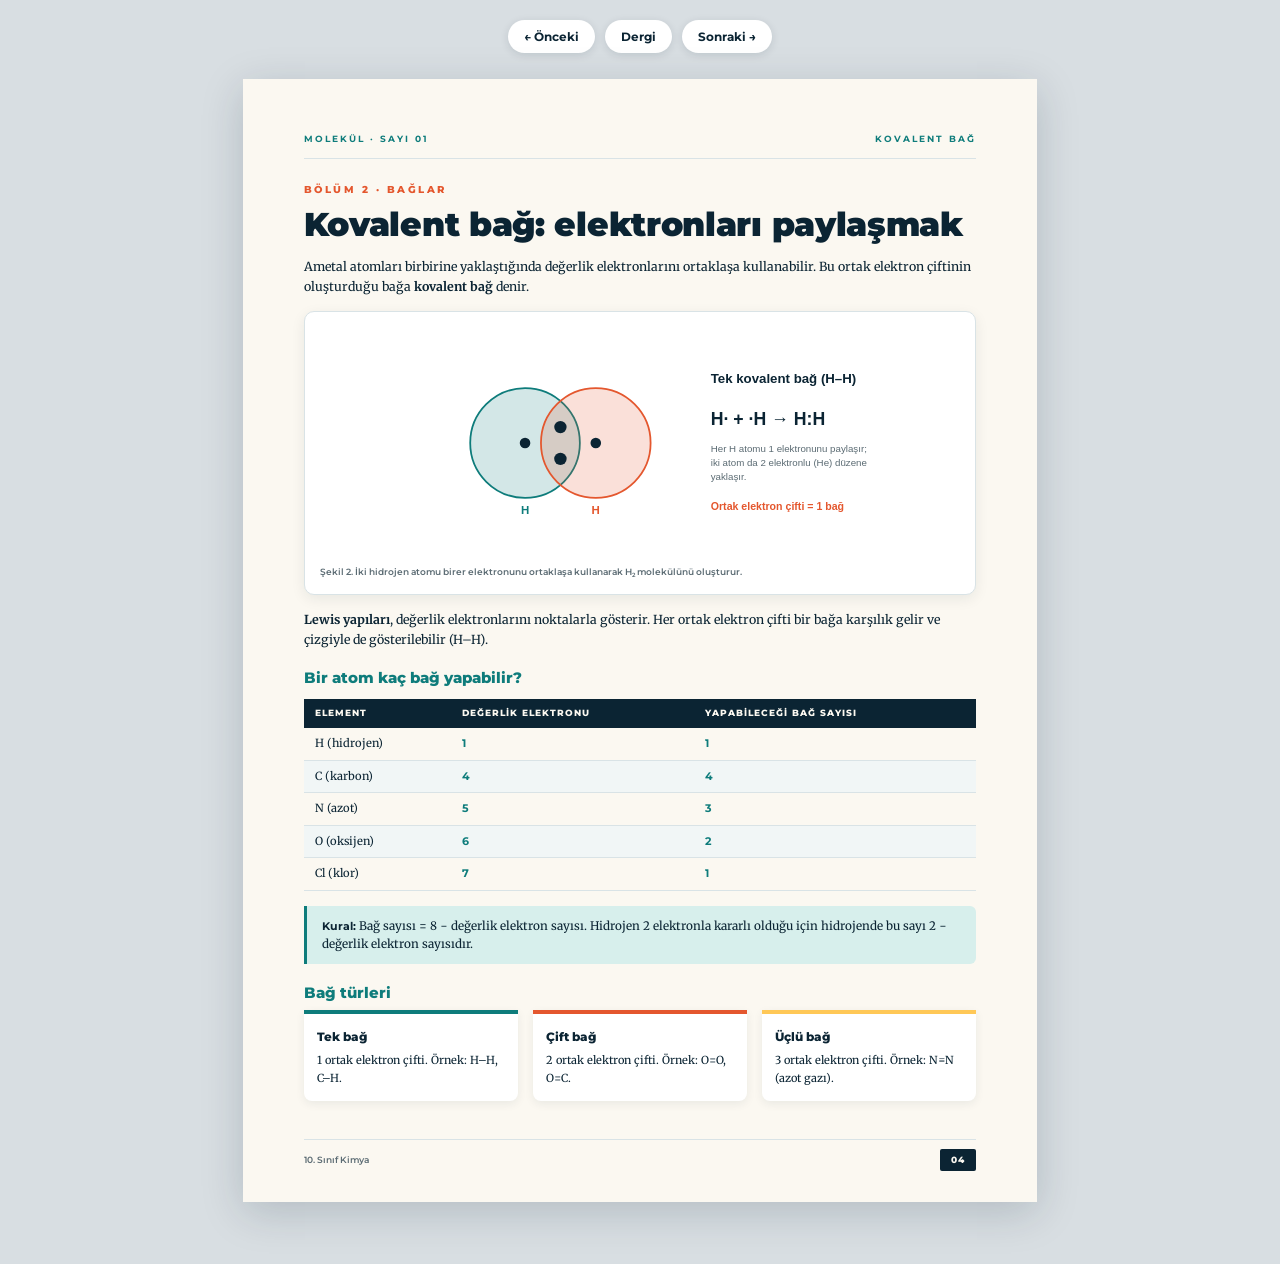
<file: public/kimya/sayfa4.html>
<!DOCTYPE html>
<html lang="tr">
<head>
    <meta charset="UTF-8">
    <meta name="viewport" content="width=device-width, initial-scale=1.0">
    <title>MOLEKÜL — Sayfa 4: Kovalent Bağ</title>
    <link rel="preconnect" href="https://fonts.googleapis.com">
    <link rel="preconnect" href="https://fonts.gstatic.com" crossorigin>
    <link href="https://fonts.googleapis.com/css2?family=Merriweather:wght@400;700&family=Montserrat:wght@400;600;700;800;900&display=swap" rel="stylesheet">
    <link rel="icon" type="image/svg+xml" href="img/favicon.svg">
    <link rel="stylesheet" href="kimya.css">
</head>
<body>
    <nav class="screen-nav">
        <a href="sayfa3.html">← Önceki</a>
        <a href="dergi.html">Dergi</a>
        <a href="sayfa5.html">Sonraki →</a>
    </nav>

    <main class="page">
        <header class="page-head"><span>MOLEKÜL · Sayı 01</span><span>Kovalent bağ</span></header>

        <div class="page-body">
            <p class="kicker">Bölüm 2 · Bağlar</p>
            <h1 class="title">Kovalent bağ: elektronları paylaşmak</h1>
            <p>Ametal atomları birbirine yaklaştığında değerlik elektronlarını ortaklaşa kullanabilir. Bu ortak elektron çiftinin oluşturduğu bağa <strong>kovalent bağ</strong> denir.</p>

            <figure class="fig card sm">
                <img src="img/kovalent.svg" alt="İki hidrojen atomunun ortak elektron çifti oluşturması">
                <figcaption>Şekil 2. İki hidrojen atomu birer elektronunu ortaklaşa kullanarak H<sub>2</sub> molekülünü oluşturur.</figcaption>
            </figure>

            <p><strong>Lewis yapıları</strong>, değerlik elektronlarını noktalarla gösterir. Her ortak elektron çifti bir bağa karşılık gelir ve çizgiyle de gösterilebilir (H–H).</p>

            <h2>Bir atom kaç bağ yapabilir?</h2>
            <table class="data">
                <thead>
                    <tr><th>Element</th><th>Değerlik elektronu</th><th>Yapabileceği bağ sayısı</th></tr>
                </thead>
                <tbody>
                    <tr><td>H (hidrojen)</td><td class="num">1</td><td class="num">1</td></tr>
                    <tr><td>C (karbon)</td><td class="num">4</td><td class="num">4</td></tr>
                    <tr><td>N (azot)</td><td class="num">5</td><td class="num">3</td></tr>
                    <tr><td>O (oksijen)</td><td class="num">6</td><td class="num">2</td></tr>
                    <tr><td>Cl (klor)</td><td class="num">7</td><td class="num">1</td></tr>
                </tbody>
            </table>

            <div class="callout teal">
                <strong>Kural:</strong> Bağ sayısı = 8 − değerlik elektron sayısı. Hidrojen 2 elektronla kararlı olduğu için hidrojende bu sayı 2 − değerlik elektron sayısıdır.
            </div>

            <h2>Bağ türleri</h2>
            <div class="cols-3">
                <div class="card">
                    <h3>Tek bağ</h3>
                    <p>1 ortak elektron çifti. Örnek: H–H, C–H.</p>
                </div>
                <div class="card coral">
                    <h3>Çift bağ</h3>
                    <p>2 ortak elektron çifti. Örnek: O=O, O=C.</p>
                </div>
                <div class="card sun">
                    <h3>Üçlü bağ</h3>
                    <p>3 ortak elektron çifti. Örnek: N≡N (azot gazı).</p>
                </div>
            </div>
        </div>

        <footer class="page-foot"><span>10. Sınıf Kimya</span><span class="num">04</span></footer>
    </main>
</body>
</html>
</file>
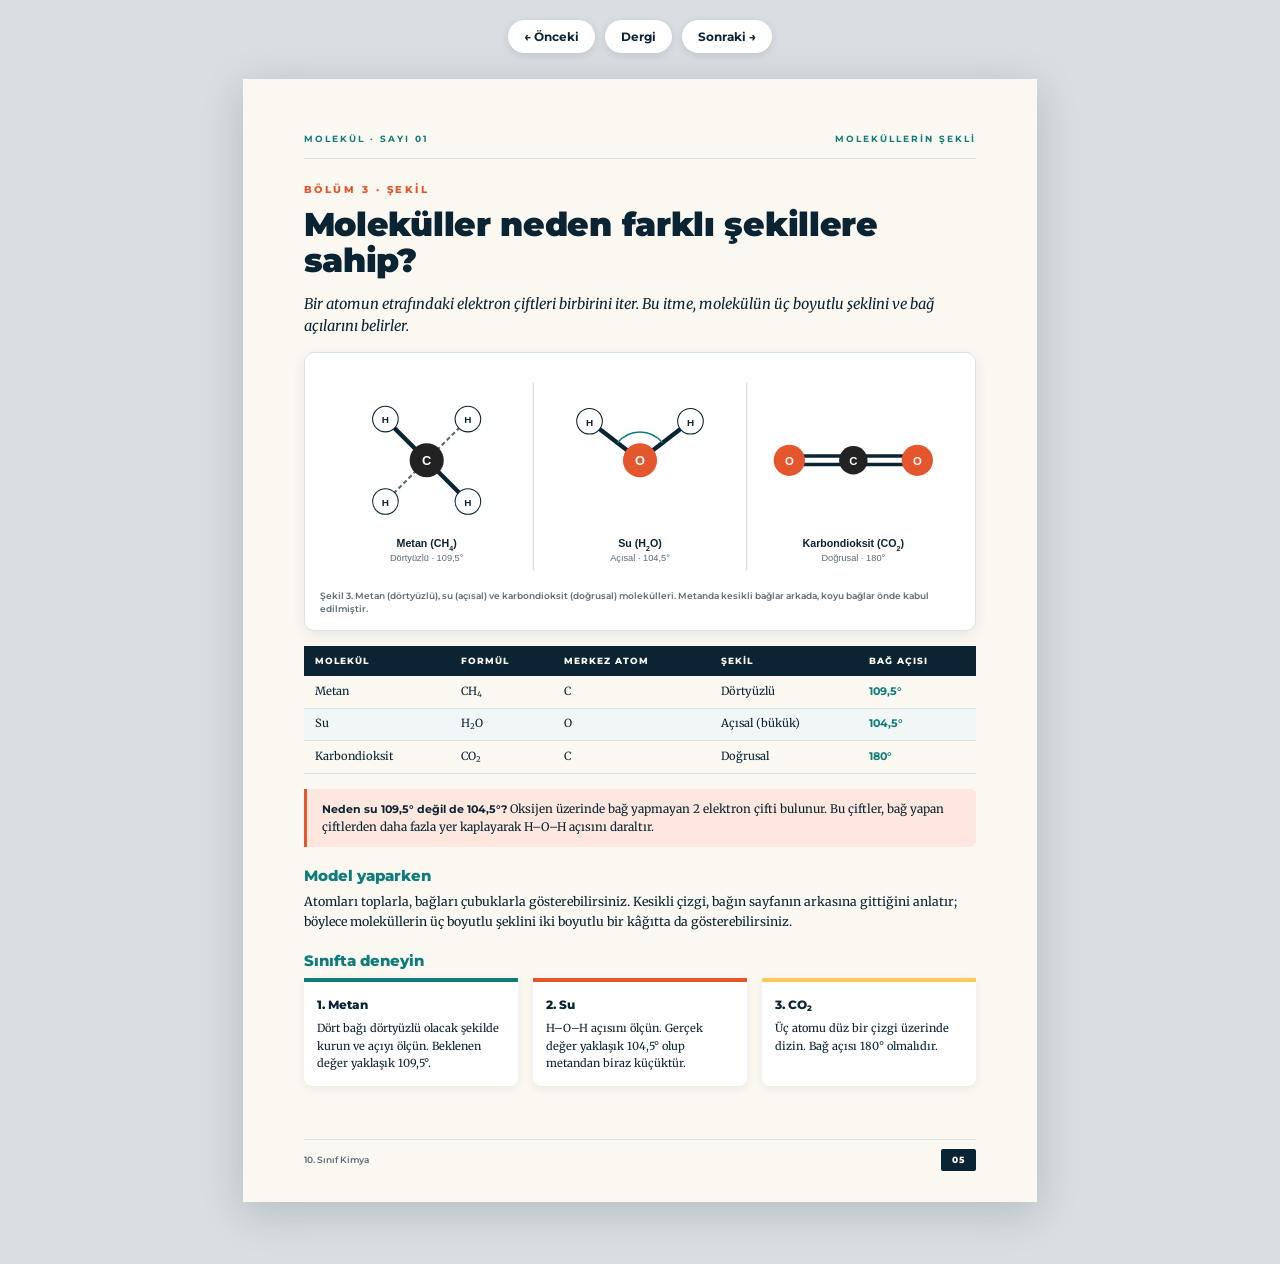
<file: public/kimya/sayfa5.html>
<!DOCTYPE html>
<html lang="tr">
<head>
    <meta charset="UTF-8">
    <meta name="viewport" content="width=device-width, initial-scale=1.0">
    <title>MOLEKÜL — Sayfa 5: Moleküllerin Şekli</title>
    <link rel="preconnect" href="https://fonts.googleapis.com">
    <link rel="preconnect" href="https://fonts.gstatic.com" crossorigin>
    <link href="https://fonts.googleapis.com/css2?family=Merriweather:wght@400;700&family=Montserrat:wght@400;600;700;800;900&display=swap" rel="stylesheet">
    <link rel="icon" type="image/svg+xml" href="img/favicon.svg">
    <link rel="stylesheet" href="kimya.css">
</head>
<body>
    <nav class="screen-nav">
        <a href="sayfa4.html">← Önceki</a>
        <a href="dergi.html">Dergi</a>
        <a href="sayfa6.html">Sonraki →</a>
    </nav>

    <main class="page">
        <header class="page-head"><span>MOLEKÜL · Sayı 01</span><span>Moleküllerin şekli</span></header>

        <div class="page-body">
            <p class="kicker">Bölüm 3 · Şekil</p>
            <h1 class="title">Moleküller neden farklı şekillere sahip?</h1>
            <p class="lead">Bir atomun etrafındaki elektron çiftleri birbirini iter. Bu itme, molekülün üç boyutlu şeklini ve bağ açılarını belirler.</p>

            <figure class="fig card">
                <img src="img/sekiller.svg" alt="Metan, su ve karbondioksit molekül modelleri">
                <figcaption>Şekil 3. Metan (dörtyüzlü), su (açısal) ve karbondioksit (doğrusal) molekülleri. Metanda kesikli bağlar arkada, koyu bağlar önde kabul edilmiştir.</figcaption>
            </figure>

            <table class="data">
                <thead>
                    <tr><th>Molekül</th><th>Formül</th><th>Merkez atom</th><th>Şekil</th><th>Bağ açısı</th></tr>
                </thead>
                <tbody>
                    <tr><td>Metan</td><td>CH<sub>4</sub></td><td>C</td><td>Dörtyüzlü</td><td class="num">109,5°</td></tr>
                    <tr><td>Su</td><td>H<sub>2</sub>O</td><td>O</td><td>Açısal (bükük)</td><td class="num">104,5°</td></tr>
                    <tr><td>Karbondioksit</td><td>CO<sub>2</sub></td><td>C</td><td>Doğrusal</td><td class="num">180°</td></tr>
                </tbody>
            </table>

            <div class="callout coral">
                <strong>Neden su 109,5° değil de 104,5°?</strong> Oksijen üzerinde bağ yapmayan 2 elektron çifti bulunur. Bu çiftler, bağ yapan çiftlerden daha fazla yer kaplayarak H–O–H açısını daraltır.
            </div>

            <h2>Model yaparken</h2>
            <p>Atomları toplarla, bağları çubuklarla gösterebilirsiniz. Kesikli çizgi, bağın sayfanın arkasına gittiğini anlatır; böylece moleküllerin üç boyutlu şeklini iki boyutlu bir kâğıtta da gösterebilirsiniz.</p>
            <h2>Sınıfta deneyin</h2>
            <div class="cols-3">
                <div class="card">
                    <h3>1. Metan</h3>
                    <p>Dört bağı dörtyüzlü olacak şekilde kurun ve açıyı ölçün. Beklenen değer yaklaşık 109,5°.</p>
                </div>
                <div class="card coral">
                    <h3>2. Su</h3>
                    <p>H–O–H açısını ölçün. Gerçek değer yaklaşık 104,5° olup metandan biraz küçüktür.</p>
                </div>
                <div class="card sun">
                    <h3>3. CO<sub>2</sub></h3>
                    <p>Üç atomu düz bir çizgi üzerinde dizin. Bağ açısı 180° olmalıdır.</p>
                </div>
            </div>
        </div>

        <footer class="page-foot"><span>10. Sınıf Kimya</span><span class="num">05</span></footer>
    </main>
</body>
</html>
</file>
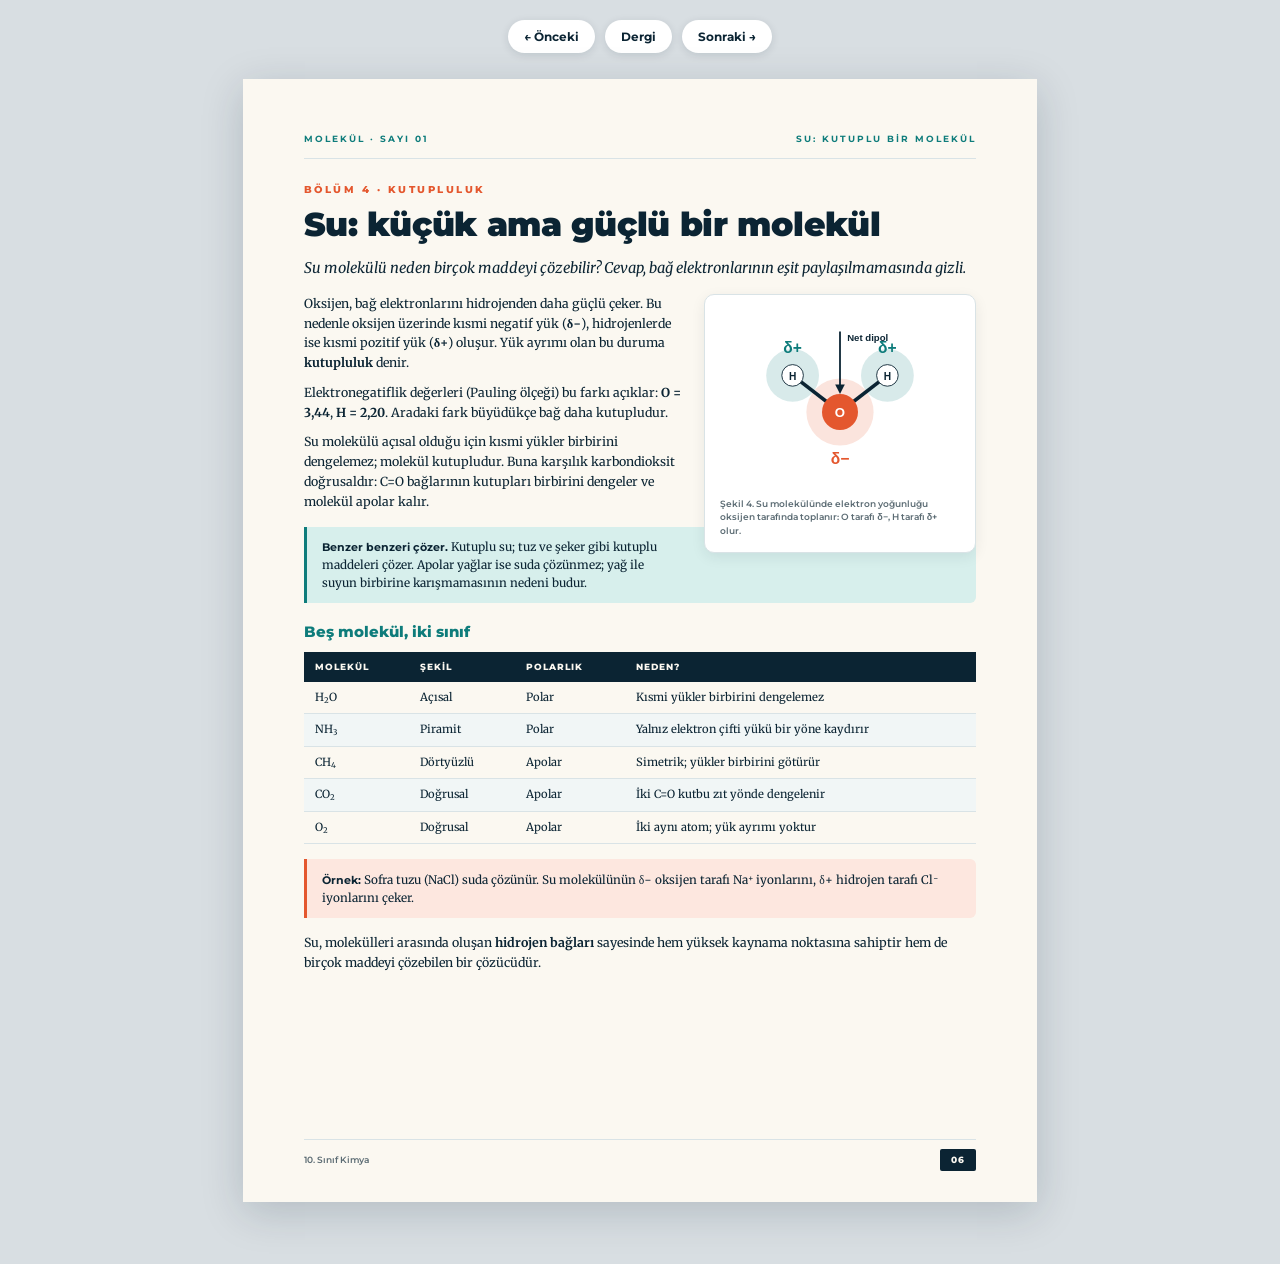
<file: public/kimya/sayfa6.html>
<!DOCTYPE html>
<html lang="tr">
<head>
    <meta charset="UTF-8">
    <meta name="viewport" content="width=device-width, initial-scale=1.0">
    <title>MOLEKÜL — Sayfa 6: Su, Kutuplu Bir Molekül</title>
    <link rel="preconnect" href="https://fonts.googleapis.com">
    <link rel="preconnect" href="https://fonts.gstatic.com" crossorigin>
    <link href="https://fonts.googleapis.com/css2?family=Merriweather:wght@400;700&family=Montserrat:wght@400;600;700;800;900&display=swap" rel="stylesheet">
    <link rel="icon" type="image/svg+xml" href="img/favicon.svg">
    <link rel="stylesheet" href="kimya.css">
</head>
<body>
    <nav class="screen-nav">
        <a href="sayfa5.html">← Önceki</a>
        <a href="dergi.html">Dergi</a>
        <a href="sayfa7.html">Sonraki →</a>
    </nav>

    <main class="page">
        <header class="page-head"><span>MOLEKÜL · Sayı 01</span><span>Su: kutuplu bir molekül</span></header>

        <div class="page-body">
            <p class="kicker">Bölüm 4 · Kutupluluk</p>
            <h1 class="title">Su: küçük ama güçlü bir molekül</h1>
            <p class="lead">Su molekülü neden birçok maddeyi çözebilir? Cevap, bağ elektronlarının eşit paylaşılmamasında gizli.</p>

            <figure class="fig card float-r">
                <img src="img/polar.svg" alt="Su molekülü: oksijen tarafında δ eksi, hidrojen tarafında δ artı yük">
                <figcaption>Şekil 4. Su molekülünde elektron yoğunluğu oksijen tarafında toplanır: O tarafı δ−, H tarafı δ+ olur.</figcaption>
            </figure>

            <p>Oksijen, bağ elektronlarını hidrojenden daha güçlü çeker. Bu nedenle oksijen üzerinde kısmi negatif yük (<strong>δ−</strong>), hidrojenlerde ise kısmi pozitif yük (<strong>δ+</strong>) oluşur. Yük ayrımı olan bu duruma <strong>kutupluluk</strong> denir.</p>

            <p>Elektronegatiflik değerleri (Pauling ölçeği) bu farkı açıklar: <strong>O = 3,44</strong>, <strong>H = 2,20</strong>. Aradaki fark büyüdükçe bağ daha kutupludur.</p>

            <p>Su molekülü açısal olduğu için kısmi yükler birbirini dengelemez; molekül kutupludur. Buna karşılık karbondioksit doğrusaldır: C=O bağlarının kutupları birbirini dengeler ve molekül apolar kalır.</p>

            <div class="callout teal">
                <strong>Benzer benzeri çözer.</strong> Kutuplu su; tuz ve şeker gibi kutuplu maddeleri çözer. Apolar yağlar ise suda çözünmez; yağ ile suyun birbirine karışmamasının nedeni budur.
            </div>

            <h2>Beş molekül, iki sınıf</h2>
            <table class="data">
                <thead>
                    <tr><th>Molekül</th><th>Şekil</th><th>Polarlık</th><th>Neden?</th></tr>
                </thead>
                <tbody>
                    <tr><td>H<sub>2</sub>O</td><td>Açısal</td><td>Polar</td><td>Kısmi yükler birbirini dengelemez</td></tr>
                    <tr><td>NH<sub>3</sub></td><td>Piramit</td><td>Polar</td><td>Yalnız elektron çifti yükü bir yöne kaydırır</td></tr>
                    <tr><td>CH<sub>4</sub></td><td>Dörtyüzlü</td><td>Apolar</td><td>Simetrik; yükler birbirini götürür</td></tr>
                    <tr><td>CO<sub>2</sub></td><td>Doğrusal</td><td>Apolar</td><td>İki C=O kutbu zıt yönde dengelenir</td></tr>
                    <tr><td>O<sub>2</sub></td><td>Doğrusal</td><td>Apolar</td><td>İki aynı atom; yük ayrımı yoktur</td></tr>
                </tbody>
            </table>

            <div class="callout coral">
                <strong>Örnek:</strong> Sofra tuzu (NaCl) suda çözünür. Su molekülünün δ− oksijen tarafı Na<sup>+</sup> iyonlarını, δ+ hidrojen tarafı Cl<sup>−</sup> iyonlarını çeker.
            </div>

            <p>Su, molekülleri arasında oluşan <strong>hidrojen bağları</strong> sayesinde hem yüksek kaynama noktasına sahiptir hem de birçok maddeyi çözebilen bir çözücüdür.</p>
        </div>

        <footer class="page-foot"><span>10. Sınıf Kimya</span><span class="num">06</span></footer>
    </main>
</body>
</html>
</file>
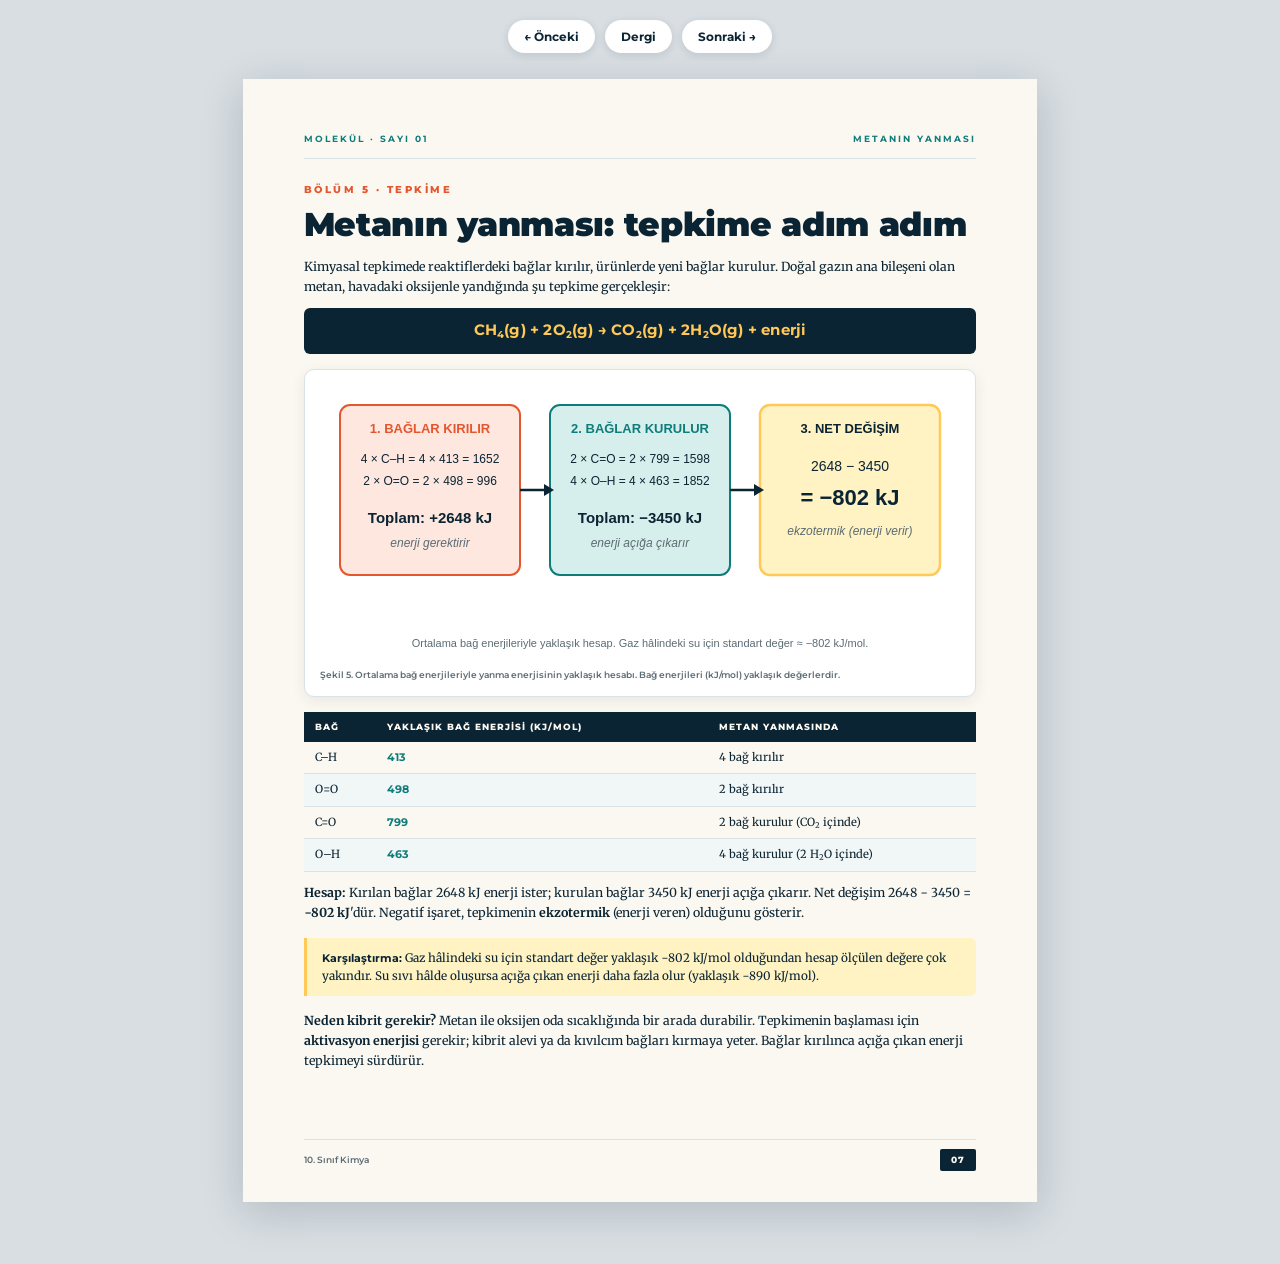
<file: public/kimya/sayfa7.html>
<!DOCTYPE html>
<html lang="tr">
<head>
    <meta charset="UTF-8">
    <meta name="viewport" content="width=device-width, initial-scale=1.0">
    <title>MOLEKÜL — Sayfa 7: Metanın Yanması</title>
    <link rel="preconnect" href="https://fonts.googleapis.com">
    <link rel="preconnect" href="https://fonts.gstatic.com" crossorigin>
    <link href="https://fonts.googleapis.com/css2?family=Merriweather:wght@400;700&family=Montserrat:wght@400;600;700;800;900&display=swap" rel="stylesheet">
    <link rel="icon" type="image/svg+xml" href="img/favicon.svg">
    <link rel="stylesheet" href="kimya.css">
</head>
<body>
    <nav class="screen-nav">
        <a href="sayfa6.html">← Önceki</a>
        <a href="dergi.html">Dergi</a>
        <a href="sayfa8.html">Sonraki →</a>
    </nav>

    <main class="page">
        <header class="page-head"><span>MOLEKÜL · Sayı 01</span><span>Metanın yanması</span></header>

        <div class="page-body">
            <p class="kicker">Bölüm 5 · Tepkime</p>
            <h1 class="title">Metanın yanması: tepkime adım adım</h1>
            <p>Kimyasal tepkimede reaktiflerdeki bağlar kırılır, ürünlerde yeni bağlar kurulur. Doğal gazın ana bileşeni olan metan, havadaki oksijenle yandığında şu tepkime gerçekleşir:</p>

            <div class="eq">CH<sub>4</sub>(g) + 2O<sub>2</sub>(g) → CO<sub>2</sub>(g) + 2H<sub>2</sub>O(g) + enerji</div>

            <figure class="fig card">
                <img src="img/yanma.svg" alt="Metan yanmasında bağların kırılması, kurulması ve net enerji değişimi">
                <figcaption>Şekil 5. Ortalama bağ enerjileriyle yanma enerjisinin yaklaşık hesabı. Bağ enerjileri (kJ/mol) yaklaşık değerlerdir.</figcaption>
            </figure>

            <table class="data">
                <thead>
                    <tr><th>Bağ</th><th>Yaklaşık bağ enerjisi (kJ/mol)</th><th>Metan yanmasında</th></tr>
                </thead>
                <tbody>
                    <tr><td>C–H</td><td class="num">413</td><td>4 bağ kırılır</td></tr>
                    <tr><td>O=O</td><td class="num">498</td><td>2 bağ kırılır</td></tr>
                    <tr><td>C=O</td><td class="num">799</td><td>2 bağ kurulur (CO<sub>2</sub> içinde)</td></tr>
                    <tr><td>O–H</td><td class="num">463</td><td>4 bağ kurulur (2 H<sub>2</sub>O içinde)</td></tr>
                </tbody>
            </table>

            <p><strong>Hesap:</strong> Kırılan bağlar 2648 kJ enerji ister; kurulan bağlar 3450 kJ enerji açığa çıkarır. Net değişim 2648 − 3450 = <strong>−802 kJ</strong>'dür. Negatif işaret, tepkimenin <strong>ekzotermik</strong> (enerji veren) olduğunu gösterir.</p>

            <div class="callout">
                <strong>Karşılaştırma:</strong> Gaz hâlindeki su için standart değer yaklaşık −802 kJ/mol olduğundan hesap ölçülen değere çok yakındır. Su sıvı hâlde oluşursa açığa çıkan enerji daha fazla olur (yaklaşık −890 kJ/mol).
            </div>

            <p><strong>Neden kibrit gerekir?</strong> Metan ile oksijen oda sıcaklığında bir arada durabilir. Tepkimenin başlaması için <strong>aktivasyon enerjisi</strong> gerekir; kibrit alevi ya da kıvılcım bağları kırmaya yeter. Bağlar kırılınca açığa çıkan enerji tepkimeyi sürdürür.</p>
        </div>

        <footer class="page-foot"><span>10. Sınıf Kimya</span><span class="num">07</span></footer>
    </main>
</body>
</html>
</file>
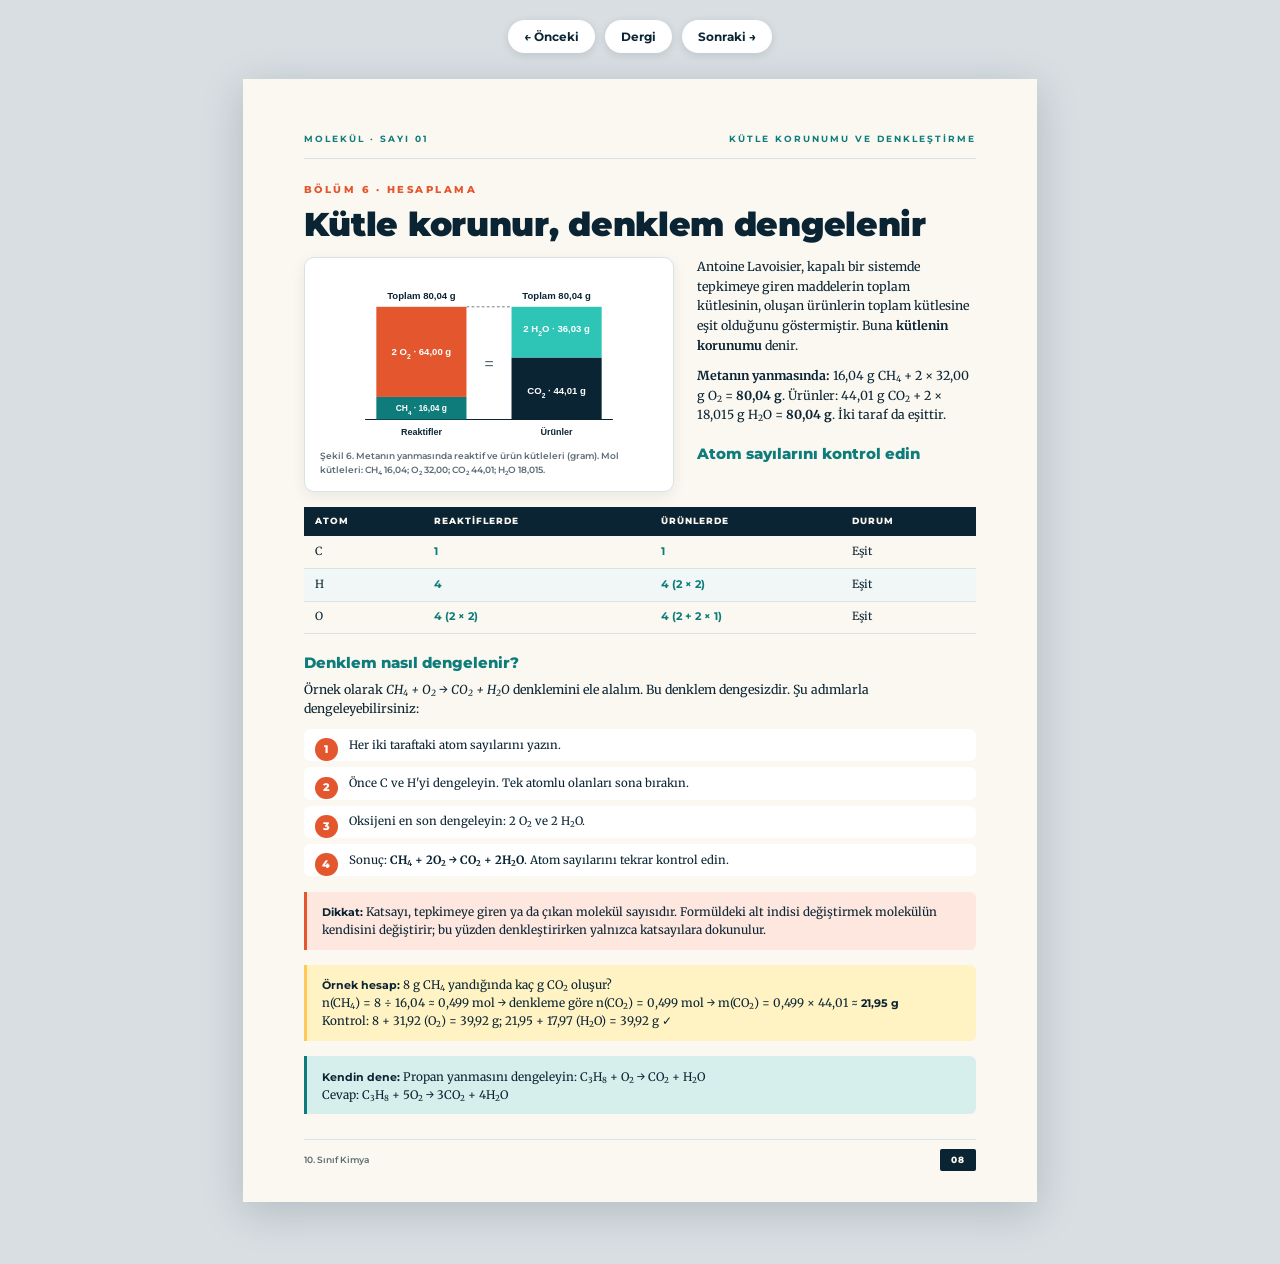
<file: public/kimya/sayfa8.html>
<!DOCTYPE html>
<html lang="tr">
<head>
    <meta charset="UTF-8">
    <meta name="viewport" content="width=device-width, initial-scale=1.0">
    <title>MOLEKÜL — Sayfa 8: Kütle Korunumu</title>
    <link rel="preconnect" href="https://fonts.googleapis.com">
    <link rel="preconnect" href="https://fonts.gstatic.com" crossorigin>
    <link href="https://fonts.googleapis.com/css2?family=Merriweather:wght@400;700&family=Montserrat:wght@400;600;700;800;900&display=swap" rel="stylesheet">
    <link rel="icon" type="image/svg+xml" href="img/favicon.svg">
    <link rel="stylesheet" href="kimya.css">
</head>
<body>
    <nav class="screen-nav">
        <a href="sayfa7.html">← Önceki</a>
        <a href="dergi.html">Dergi</a>
        <a href="sayfa9.html">Sonraki →</a>
    </nav>

    <main class="page">
        <header class="page-head"><span>MOLEKÜL · Sayı 01</span><span>Kütle korunumu ve denkleştirme</span></header>

        <div class="page-body">
            <p class="kicker">Bölüm 6 · Hesaplama</p>
            <h1 class="title">Kütle korunur, denklem dengelenir</h1>

            <figure class="fig card float-l">
                <img src="img/kutle.svg" alt="Metan yanmasında reaktif ve ürün kütlelerinin sütun grafiği">
                <figcaption>Şekil 6. Metanın yanmasında reaktif ve ürün kütleleri (gram). Mol kütleleri: CH<sub>4</sub> 16,04; O<sub>2</sub> 32,00; CO<sub>2</sub> 44,01; H<sub>2</sub>O 18,015.</figcaption>
            </figure>

            <p>Antoine Lavoisier, kapalı bir sistemde tepkimeye giren maddelerin toplam kütlesinin, oluşan ürünlerin toplam kütlesine eşit olduğunu göstermiştir. Buna <strong>kütlenin korunumu</strong> denir.</p>

            <p><strong>Metanın yanmasında:</strong> 16,04 g CH<sub>4</sub> + 2 × 32,00 g O<sub>2</sub> = <strong>80,04 g</strong>. Ürünler: 44,01 g CO<sub>2</sub> + 2 × 18,015 g H<sub>2</sub>O = <strong>80,04 g</strong>. İki taraf da eşittir.</p>

            <h2>Atom sayılarını kontrol edin</h2>
            <table class="data">
                <thead>
                    <tr><th>Atom</th><th>Reaktiflerde</th><th>Ürünlerde</th><th>Durum</th></tr>
                </thead>
                <tbody>
                    <tr><td>C</td><td class="num">1</td><td class="num">1</td><td>Eşit</td></tr>
                    <tr><td>H</td><td class="num">4</td><td class="num">4 (2 × 2)</td><td>Eşit</td></tr>
                    <tr><td>O</td><td class="num">4 (2 × 2)</td><td class="num">4 (2 + 2 × 1)</td><td>Eşit</td></tr>
                </tbody>
            </table>

            <h2>Denklem nasıl dengelenir?</h2>
            <p>Örnek olarak <em>CH<sub>4</sub> + O<sub>2</sub> → CO<sub>2</sub> + H<sub>2</sub>O</em> denklemini ele alalım. Bu denklem dengesizdir. Şu adımlarla dengeleyebilirsiniz:</p>
            <ol class="steps">
                <li>Her iki taraftaki atom sayılarını yazın.</li>
                <li>Önce C ve H'yi dengeleyin. Tek atomlu olanları sona bırakın.</li>
                <li>Oksijeni en son dengeleyin: 2 O<sub>2</sub> ve 2 H<sub>2</sub>O.</li>
                <li>Sonuç: <strong>CH<sub>4</sub> + 2O<sub>2</sub> → CO<sub>2</sub> + 2H<sub>2</sub>O</strong>. Atom sayılarını tekrar kontrol edin.</li>
            </ol>

            <div class="callout coral">
                <strong>Dikkat:</strong> Katsayı, tepkimeye giren ya da çıkan molekül sayısıdır. Formüldeki alt indisi değiştirmek molekülün kendisini değiştirir; bu yüzden denkleştirirken yalnızca katsayılara dokunulur.
            </div>

            <div class="callout">
                <strong>Örnek hesap:</strong> 8 g CH<sub>4</sub> yandığında kaç g CO<sub>2</sub> oluşur?<br>
                n(CH<sub>4</sub>) = 8 ÷ 16,04 ≈ 0,499 mol → denkleme göre n(CO<sub>2</sub>) = 0,499 mol → m(CO<sub>2</sub>) = 0,499 × 44,01 ≈ <strong>21,95 g</strong><br>
                Kontrol: 8 + 31,92 (O<sub>2</sub>) = 39,92 g; 21,95 + 17,97 (H<sub>2</sub>O) = 39,92 g ✓
            </div>

            <div class="callout teal">
                <strong>Kendin dene:</strong> Propan yanmasını dengeleyin: C<sub>3</sub>H<sub>8</sub> + O<sub>2</sub> → CO<sub>2</sub> + H<sub>2</sub>O
                <br>Cevap: C<sub>3</sub>H<sub>8</sub> + 5O<sub>2</sub> → 3CO<sub>2</sub> + 4H<sub>2</sub>O
            </div>
        </div>

        <footer class="page-foot"><span>10. Sınıf Kimya</span><span class="num">08</span></footer>
    </main>
</body>
</html>
</file>
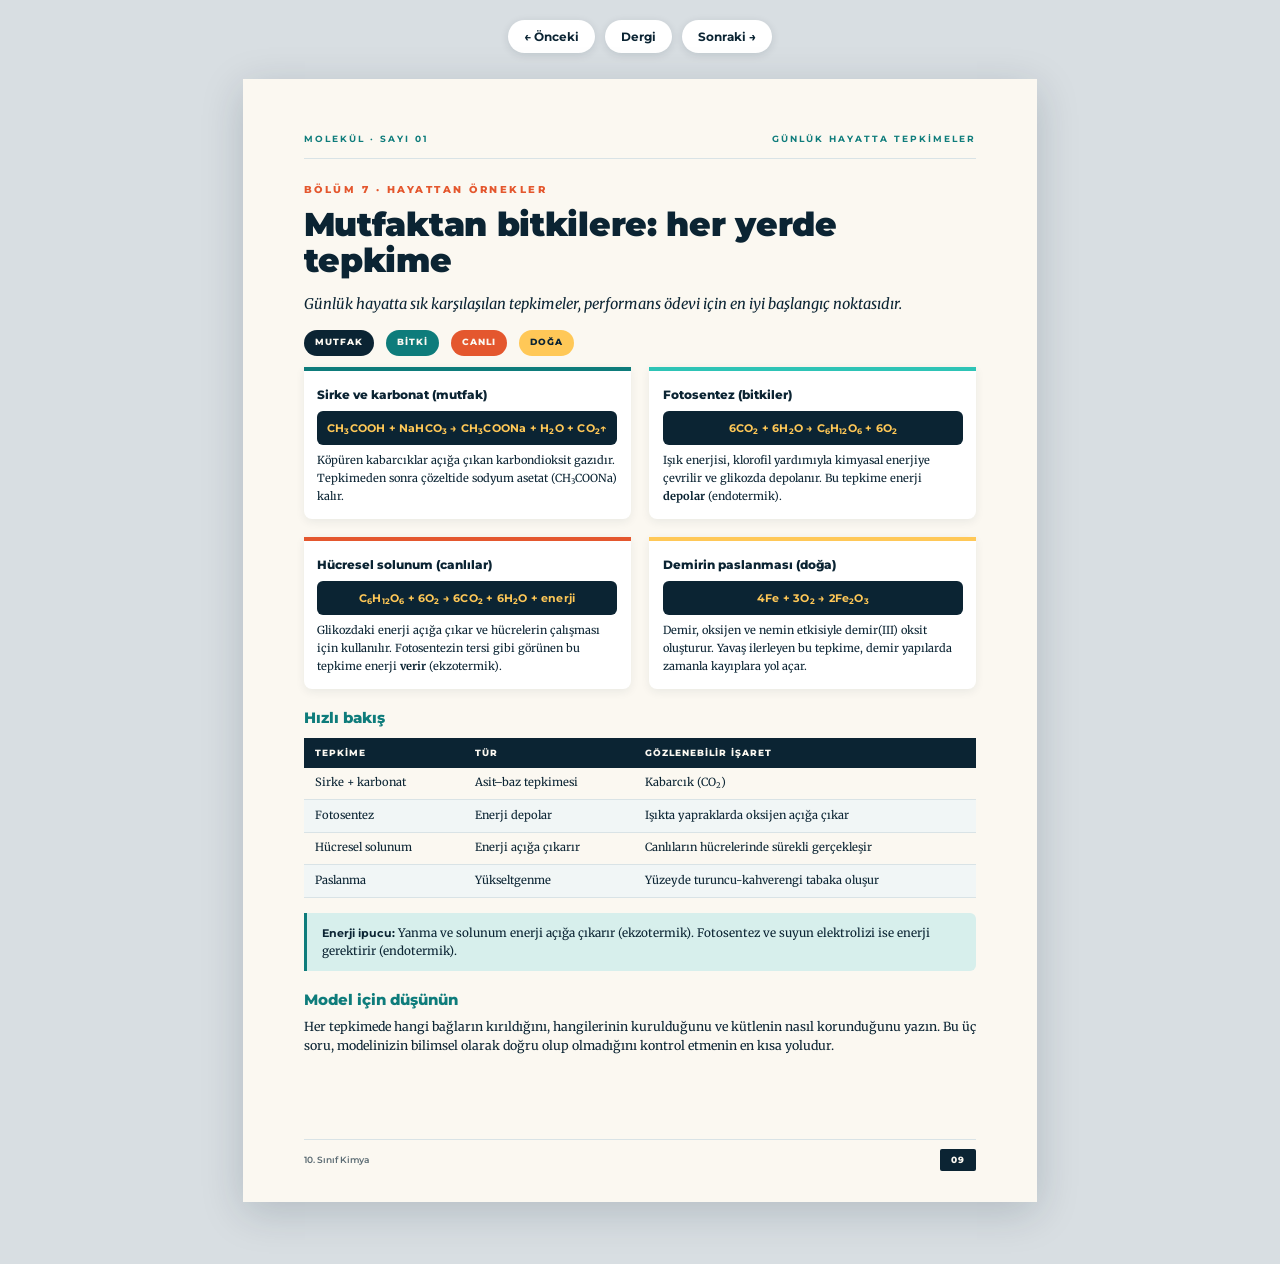
<file: public/kimya/sayfa9.html>
<!DOCTYPE html>
<html lang="tr">
<head>
    <meta charset="UTF-8">
    <meta name="viewport" content="width=device-width, initial-scale=1.0">
    <title>MOLEKÜL — Sayfa 9: Günlük Hayatta Tepkimeler</title>
    <link rel="preconnect" href="https://fonts.googleapis.com">
    <link rel="preconnect" href="https://fonts.gstatic.com" crossorigin>
    <link href="https://fonts.googleapis.com/css2?family=Merriweather:wght@400;700&family=Montserrat:wght@400;600;700;800;900&display=swap" rel="stylesheet">
    <link rel="icon" type="image/svg+xml" href="img/favicon.svg">
    <link rel="stylesheet" href="kimya.css">
</head>
<body>
    <nav class="screen-nav">
        <a href="sayfa8.html">← Önceki</a>
        <a href="dergi.html">Dergi</a>
        <a href="sayfa10.html">Sonraki →</a>
    </nav>

    <main class="page">
        <header class="page-head"><span>MOLEKÜL · Sayı 01</span><span>Günlük hayatta tepkimeler</span></header>

        <div class="page-body">
            <p class="kicker">Bölüm 7 · Hayattan örnekler</p>
            <h1 class="title">Mutfaktan bitkilere: her yerde tepkime</h1>
            <p class="lead">Günlük hayatta sık karşılaşılan tepkimeler, performans ödevi için en iyi başlangıç noktasıdır.</p>

            <div class="tag-row">
                <span class="tag">Mutfak</span>
                <span class="tag teal">Bitki</span>
                <span class="tag coral">Canlı</span>
                <span class="tag sun">Doğa</span>
            </div>

            <div class="cols-2">
                <div class="card">
                    <h3>Sirke ve karbonat (mutfak)</h3>
                    <div class="eq">CH<sub>3</sub>COOH + NaHCO<sub>3</sub> → CH<sub>3</sub>COONa + H<sub>2</sub>O + CO<sub>2</sub>↑</div>
                    <p>Köpüren kabarcıklar açığa çıkan karbondioksit gazıdır. Tepkimeden sonra çözeltide sodyum asetat (CH<sub>3</sub>COONa) kalır.</p>
                </div>

                <div class="card mint">
                    <h3>Fotosentez (bitkiler)</h3>
                    <div class="eq">6CO<sub>2</sub> + 6H<sub>2</sub>O → C<sub>6</sub>H<sub>12</sub>O<sub>6</sub> + 6O<sub>2</sub></div>
                    <p>Işık enerjisi, klorofil yardımıyla kimyasal enerjiye çevrilir ve glikozda depolanır. Bu tepkime enerji <strong>depolar</strong> (endotermik).</p>
                </div>

                <div class="card coral">
                    <h3>Hücresel solunum (canlılar)</h3>
                    <div class="eq">C<sub>6</sub>H<sub>12</sub>O<sub>6</sub> + 6O<sub>2</sub> → 6CO<sub>2</sub> + 6H<sub>2</sub>O + enerji</div>
                    <p>Glikozdaki enerji açığa çıkar ve hücrelerin çalışması için kullanılır. Fotosentezin tersi gibi görünen bu tepkime enerji <strong>verir</strong> (ekzotermik).</p>
                </div>

                <div class="card sun">
                    <h3>Demirin paslanması (doğa)</h3>
                    <div class="eq">4Fe + 3O<sub>2</sub> → 2Fe<sub>2</sub>O<sub>3</sub></div>
                    <p>Demir, oksijen ve nemin etkisiyle demir(III) oksit oluşturur. Yavaş ilerleyen bu tepkime, demir yapılarda zamanla kayıplara yol açar.</p>
                </div>
            </div>

            <h2>Hızlı bakış</h2>
            <table class="data">
                <thead>
                    <tr><th>Tepkime</th><th>Tür</th><th>Gözlenebilir işaret</th></tr>
                </thead>
                <tbody>
                    <tr><td>Sirke + karbonat</td><td>Asit–baz tepkimesi</td><td>Kabarcık (CO<sub>2</sub>)</td></tr>
                    <tr><td>Fotosentez</td><td>Enerji depolar</td><td>Işıkta yapraklarda oksijen açığa çıkar</td></tr>
                    <tr><td>Hücresel solunum</td><td>Enerji açığa çıkarır</td><td>Canlıların hücrelerinde sürekli gerçekleşir</td></tr>
                    <tr><td>Paslanma</td><td>Yükseltgenme</td><td>Yüzeyde turuncu-kahverengi tabaka oluşur</td></tr>
                </tbody>
            </table>

            <div class="callout teal">
                <strong>Enerji ipucu:</strong> Yanma ve solunum enerji açığa çıkarır (ekzotermik). Fotosentez ve suyun elektrolizi ise enerji gerektirir (endotermik).
            </div>

            <h2>Model için düşünün</h2>
            <p>Her tepkimede hangi bağların kırıldığını, hangilerinin kurulduğunu ve kütlenin nasıl korunduğunu yazın. Bu üç soru, modelinizin bilimsel olarak doğru olup olmadığını kontrol etmenin en kısa yoludur.</p>
        </div>

        <footer class="page-foot"><span>10. Sınıf Kimya</span><span class="num">09</span></footer>
    </main>
</body>
</html>
</file>
<file: public/kimya/kimya.css>
/* ============================================
   MOLEKÜL — kimya dergisi ve web sitesi ortak stilleri
   Dergi sayfaları A4 (210 × 297 mm) sabit ölçülüdür; taşan içerik gizlenir,
   bu yüzden her sayfanın içeriği yüksekliğe sığmalıdır.
   ============================================ */

:root {
    --ink: #0b2433;
    --teal: #0e7c7b;
    --teal-soft: #d7efec;
    --mint: #2ec4b6;
    --sun: #ffc857;
    --sun-soft: #fff3c4;
    --coral: #e4572e;
    --coral-soft: #fde7df;
    --paper: #fbf8f1;
    --muted: #5b6b73;
    --line: #d9e3e6;
    --display: 'Montserrat', Arial, Helvetica, sans-serif;
    --body: 'Merriweather', Georgia, 'Times New Roman', serif;
}

* {
    box-sizing: border-box;
    margin: 0;
    padding: 0;
    -webkit-print-color-adjust: exact;
    print-color-adjust: exact;
}

body {
    background: #d8dee2;
    color: var(--ink);
    font-family: var(--body);
    line-height: 1.6;
    padding-bottom: 40px;
}

img { display: block; max-width: 100%; }
a { color: var(--teal); }

/* ---------- Ekran gezinmesi (yazdırmada gizlenir) ---------- */
.screen-nav {
    display: flex;
    justify-content: center;
    flex-wrap: wrap;
    gap: 10px;
    padding: 20px 16px 4px;
    font-family: var(--display);
    font-size: 12px;
    font-weight: 700;
}

.screen-nav a {
    color: var(--ink);
    text-decoration: none;
    background: #fff;
    padding: 7px 16px;
    border-radius: 999px;
    box-shadow: 0 2px 8px rgba(11, 36, 51, 0.12);
}

.screen-nav a:hover {
    background: var(--ink);
    color: var(--paper);
}

/* ---------- Dergi sayfası ---------- */
.page {
    width: 210mm;
    height: 297mm;
    margin: 22px auto;
    background: var(--paper);
    /* Metin rengi sayfanın kendisinde sabit: çevredeki tema (ör. koyu mod) kâğıttaki yazıya geçmez. */
    color: var(--ink);
    position: relative;
    overflow: hidden;
    padding: 14mm 16mm 20mm;
    display: flex;
    flex-direction: column;
    box-shadow: 0 10px 40px rgba(11, 36, 51, 0.18);
}

.page-head {
    display: flex;
    justify-content: space-between;
    align-items: center;
    font-family: var(--display);
    font-size: 7pt;
    font-weight: 700;
    letter-spacing: 2px;
    text-transform: uppercase;
    color: var(--teal);
    border-bottom: 1px solid var(--line);
    padding-bottom: 3mm;
    margin-bottom: 6mm;
}

.page-body {
    flex: 1;
    min-height: 0;
}

.page-foot {
    position: absolute;
    left: 16mm;
    right: 16mm;
    bottom: 8mm;
    display: flex;
    justify-content: space-between;
    align-items: center;
    font-family: var(--display);
    font-size: 7pt;
    font-weight: 600;
    color: var(--muted);
    border-top: 1px solid var(--line);
    padding-top: 2.5mm;
}

.page-foot .num {
    background: var(--ink);
    color: var(--paper);
    padding: 1mm 3mm;
    border-radius: 2px;
    font-weight: 800;
    letter-spacing: 1px;
}

/* ---------- Tipografi ---------- */
.kicker {
    font-family: var(--display);
    font-size: 7.5pt;
    font-weight: 800;
    letter-spacing: 2.5px;
    text-transform: uppercase;
    color: var(--coral);
    margin-bottom: 2mm;
}

.title {
    font-family: var(--display);
    font-size: 25pt;
    font-weight: 900;
    line-height: 1.08;
    letter-spacing: -0.3px;
    color: var(--ink);
    margin-bottom: 4mm;
}

.lead {
    font-size: 11pt;
    font-style: italic;
    line-height: 1.5;
    color: var(--ink);
    margin-bottom: 4mm;
}

h2 {
    font-family: var(--display);
    font-size: 11.5pt;
    font-weight: 800;
    line-height: 1.25;
    color: var(--teal);
    margin: 5mm 0 2mm;
}

p {
    font-size: 9.3pt;
    line-height: 1.6;
    margin-bottom: 2.6mm;
}

strong { color: var(--ink); }

/* ---------- Formül bandı ---------- */
.eq {
    font-family: var(--display);
    font-size: 11pt;
    font-weight: 700;
    text-align: center;
    background: var(--ink);
    color: var(--sun);
    padding: 3mm 4mm;
    border-radius: 6px;
    margin: 3mm 0;
    letter-spacing: 0.2px;
}

sub { font-size: 0.7em; vertical-align: -0.25em; line-height: 0; }
sup { font-size: 0.7em; vertical-align: 0.4em; line-height: 0; }

/* ---------- Görseller ---------- */
.fig {
    margin: 4mm 0;
}

.fig img {
    width: 100%;
    height: auto;
}

.fig figcaption {
    font-family: var(--display);
    font-size: 6.8pt;
    font-weight: 600;
    line-height: 1.45;
    color: var(--muted);
    margin-top: 2mm;
}

.fig.card {
    background: #fff;
    border: 1px solid var(--line);
    border-radius: 10px;
    padding: 4mm;
    box-shadow: 0 4px 14px rgba(11, 36, 51, 0.08);
}

.fig.dark {
    background: var(--ink);
    padding: 4mm;
}

.fig.dark figcaption {
    color: var(--sun);
}

.fig.sm img { width: 150mm; max-width: 100%; margin: 0 auto; }
.fig.xs img { width: 130mm; max-width: 100%; margin: 0 auto; }

.fig.float-r {
    float: right;
    width: 72mm;
    margin: 0 0 4mm 6mm;
}

.fig.float-l {
    float: left;
    width: 98mm;
    margin: 0 6mm 4mm 0;
}

/* ---------- Kutular ---------- */
.callout {
    border-left: 3px solid var(--sun);
    background: var(--sun-soft);
    padding: 3mm 4mm;
    margin: 4mm 0;
    border-radius: 0 6px 6px 0;
    font-size: 8.8pt;
    line-height: 1.5;
}

.callout.teal { border-color: var(--teal); background: var(--teal-soft); }
.callout.coral { border-color: var(--coral); background: var(--coral-soft); }

.callout strong {
    font-family: var(--display);
    font-size: 8.5pt;
}

.pull {
    font-family: var(--body);
    font-style: italic;
    font-size: 13.5pt;
    line-height: 1.4;
    color: var(--ink);
    border-top: 3px solid var(--coral);
    padding-top: 4mm;
    margin: 6mm 0;
}

.pull small {
    display: block;
    font-family: var(--display);
    font-size: 7pt;
    font-style: normal;
    font-weight: 600;
    color: var(--muted);
    margin-top: 2mm;
}

/* ---------- Düzenler ---------- */
.split {
    display: grid;
    grid-template-columns: 1.2fr 1fr;
    gap: 8mm;
}

.cols-2 {
    display: grid;
    grid-template-columns: 1fr 1fr;
    gap: 5mm;
}

.cols-3 {
    display: grid;
    grid-template-columns: repeat(3, 1fr);
    gap: 4mm;
}

.card {
    background: #fff;
    border-top: 4px solid var(--teal);
    padding: 3.5mm;
    border-radius: 0 0 8px 8px;
    box-shadow: 0 3px 10px rgba(11, 36, 51, 0.07);
}

.card h3 {
    font-family: var(--display);
    font-size: 9pt;
    font-weight: 800;
    color: var(--ink);
    margin-bottom: 1.5mm;
}

.card p {
    font-size: 8.3pt;
    margin: 0;
}

.card.coral { border-color: var(--coral); }
.card.mint { border-color: var(--mint); }
.card.sun { border-color: var(--sun); }

.card .eq {
    font-size: 8.6pt;
    padding: 2mm 2.5mm;
    margin: 2mm 0;
}

/* ---------- Tablolar ---------- */
table.data {
    width: 100%;
    border-collapse: collapse;
    color: var(--ink);
    font-size: 8.4pt;
    margin: 3mm 0;
}

table.data th {
    font-family: var(--display);
    font-size: 6.8pt;
    font-weight: 800;
    letter-spacing: 1px;
    text-transform: uppercase;
    background: var(--ink);
    color: var(--paper);
    text-align: left;
    padding: 2mm 3mm;
}

table.data td {
    padding: 1.8mm 3mm;
    border-bottom: 1px solid var(--line);
}

table.data tr:nth-child(even) td {
    background: #f1f6f6;
}

table.data td.num {
    font-family: var(--display);
    font-weight: 700;
    color: var(--teal);
}

/* ---------- Listeler ---------- */
.toc {
    list-style: none;
}

.toc li {
    display: flex;
    gap: 3mm;
    padding: 2.6mm 0;
    border-bottom: 1px dotted #b8c7cc;
}

.toc .pg {
    font-family: var(--display);
    font-size: 11pt;
    font-weight: 900;
    color: var(--coral);
    min-width: 8mm;
}

.toc .t {
    font-family: var(--display);
    font-size: 9.5pt;
    font-weight: 800;
    color: var(--ink);
    display: block;
}

.toc .d {
    font-size: 7.8pt;
    color: var(--muted);
    display: block;
    line-height: 1.4;
}

.terms {
    display: grid;
    grid-template-columns: 1fr 1fr;
    gap: 3mm;
}

.term {
    background: #fff;
    border-left: 3px solid var(--mint);
    padding: 2.5mm 3mm;
    font-size: 8.2pt;
    line-height: 1.45;
}

.term strong {
    display: block;
    font-family: var(--display);
    font-size: 8.6pt;
    margin-bottom: 0.5mm;
}

.steps {
    list-style: none;
    counter-reset: step;
}

.steps li {
    counter-increment: step;
    position: relative;
    background: #fff;
    border-radius: 6px;
    padding: 2mm 3mm 2mm 12mm;
    margin-bottom: 1.6mm;
    font-size: 8.6pt;
    line-height: 1.5;
}

.steps li::before {
    content: counter(step);
    position: absolute;
    left: 3mm;
    top: 2.4mm;
    width: 6mm;
    height: 6mm;
    border-radius: 50%;
    background: var(--coral);
    color: #fff;
    font-family: var(--display);
    font-size: 8.5pt;
    font-weight: 800;
    display: flex;
    align-items: center;
    justify-content: center;
}

.checklist {
    list-style: none;
    font-size: 8.6pt;
}

.checklist li {
    padding: 1mm 0 1mm 5mm;
    text-indent: -5mm;
}

.checklist li::before {
    content: '☐';
    color: var(--teal);
    font-size: 10pt;
    margin-right: 2mm;
}

.refs {
    font-size: 7.2pt;
    line-height: 1.5;
    color: var(--muted);
    padding-left: 4mm;
}

.refs li {
    margin-bottom: 1mm;
}

.tag-row {
    display: flex;
    gap: 3mm;
    flex-wrap: wrap;
    margin: 3mm 0;
}

.tag {
    font-family: var(--display);
    font-size: 7pt;
    font-weight: 800;
    letter-spacing: 1px;
    text-transform: uppercase;
    background: var(--ink);
    color: var(--paper);
    padding: 1.5mm 3mm;
    border-radius: 999px;
}

.tag.coral { background: var(--coral); }
.tag.teal { background: var(--teal); }
.tag.sun { background: var(--sun); color: var(--ink); }

/* ---------- Kapak ---------- */
.page.cover {
    background: var(--ink);
    color: var(--paper);
    padding: 0;
}

.cover-art {
    position: absolute;
    inset: 0;
    width: 100%;
    height: 100%;
    object-fit: cover;
    opacity: 0.85;
}

.cover-shade {
    position: absolute;
    inset: 0;
    background: linear-gradient(180deg, rgba(11, 36, 51, 0.88) 0%, rgba(11, 36, 51, 0.25) 42%, rgba(11, 36, 51, 0.35) 62%, rgba(11, 36, 51, 0.96) 100%);
}

.cover-content {
    position: absolute;
    inset: 0;
    padding: 18mm 18mm 16mm;
    display: flex;
    flex-direction: column;
}

.cover-top {
    display: flex;
    justify-content: space-between;
    font-family: var(--display);
    font-size: 8pt;
    font-weight: 700;
    letter-spacing: 3px;
    text-transform: uppercase;
    color: var(--sun);
}

.cover h1 {
    font-family: var(--display);
    font-size: 76pt;
    font-weight: 900;
    letter-spacing: 2px;
    line-height: 0.92;
    margin-top: 34mm;
    color: var(--paper);
    text-shadow: 0 6px 24px rgba(0, 0, 0, 0.5);
}

.cover .subtitle {
    font-family: var(--body);
    font-style: italic;
    font-size: 17pt;
    line-height: 1.3;
    margin-top: 6mm;
    color: var(--paper);
}

.cover-lines {
    margin-top: auto;
    display: grid;
    gap: 5mm;
    padding-right: 30%;
}

.cover-line {
    border-left: 3px solid var(--sun);
    padding-left: 4mm;
}

.cover-line h2 {
    font-family: var(--display);
    font-size: 8.5pt;
    font-weight: 800;
    color: var(--sun);
    text-transform: uppercase;
    letter-spacing: 1.5px;
    margin: 0 0 1mm;
}

.cover-line p {
    font-size: 13pt;
    font-weight: 700;
    line-height: 1.25;
    margin: 0;
    color: var(--paper);
}

.cover-foot {
    margin-top: 10mm;
    display: flex;
    justify-content: space-between;
    align-items: flex-end;
    font-family: var(--display);
    font-size: 7.5pt;
    letter-spacing: 1.5px;
    text-transform: uppercase;
    color: rgba(251, 248, 241, 0.8);
}

.cover-qr {
    display: flex;
    align-items: center;
    gap: 4mm;
}

.cover-qr img {
    width: 24mm;
    height: 24mm;
    background: #fff;
    padding: 1.2mm;
    border-radius: 3px;
    box-shadow: 0 4px 12px rgba(0, 0, 0, 0.4);
}

/* Adres büyük harfe çevrilmez: Türkçede "i" → "İ" olur ve adres bozulur. */
.cover-qr .url {
    text-transform: none;
    letter-spacing: 0.5px;
    font-size: 9pt;
    font-weight: 800;
    color: var(--sun);
}

.cover-foot .big {
    font-size: 12pt;
    font-weight: 900;
    color: var(--sun);
    letter-spacing: 2px;
}

/* ============================================
   WEB SİTESİ
   ============================================ */

.site-header {
    display: flex;
    justify-content: space-between;
    align-items: center;
    flex-wrap: wrap;
    gap: 10px;
    padding: 16px 6vw;
    background: var(--ink);
    color: var(--paper);
    position: sticky;
    top: 0;
    z-index: 10;
}

.brand {
    font-family: var(--display);
    font-size: 18px;
    font-weight: 900;
    letter-spacing: 3px;
    color: var(--paper);
    text-decoration: none;
}

.brand span { color: var(--sun); }

.site-nav a {
    color: var(--paper);
    text-decoration: none;
    font-family: var(--display);
    font-size: 13px;
    font-weight: 700;
    margin-left: 22px;
    opacity: 0.85;
}

.site-nav a:hover {
    opacity: 1;
    color: var(--sun);
}

.hero {
    position: relative;
    min-height: 88vh;
    display: flex;
    align-items: flex-end;
    background: var(--ink);
    color: var(--paper);
    overflow: hidden;
}

.hero > img {
    position: absolute;
    inset: 0;
    width: 100%;
    height: 100%;
    object-fit: cover;
    opacity: 0.7;
}

.hero::after {
    content: '';
    position: absolute;
    inset: 0;
    z-index: 0;
    background: linear-gradient(90deg, rgba(11, 36, 51, 0.95) 0%, rgba(11, 36, 51, 0.85) 40%, rgba(11, 36, 51, 0.35) 70%, rgba(11, 36, 51, 0.1) 100%);
}

@media (max-width: 760px) {
    /* Dar ekranda metin tüm genişliği kaplar; moleküller arka planda soluk kalır. */
    .hero::after {
        background: rgba(11, 36, 51, 0.78);
    }
}

.hero-inner {
    position: relative;
    z-index: 1;
    padding: 12vh 6vw 10vh;
    max-width: 960px;
}

.hero h1 {
    font-family: var(--display);
    font-size: clamp(44px, 9vw, 104px);
    font-weight: 900;
    line-height: 0.95;
    letter-spacing: 2px;
}

.hero .lead {
    color: var(--paper);
    font-size: clamp(18px, 2.4vw, 25px);
    max-width: 640px;
    margin: 18px 0 28px;
}

.btn {
    display: inline-block;
    padding: 14px 24px;
    border-radius: 999px;
    font-family: var(--display);
    font-size: 14px;
    font-weight: 800;
    text-decoration: none;
    margin: 0 10px 10px 0;
}

.btn.primary {
    background: var(--sun);
    color: var(--ink);
}

.btn.ghost {
    border: 2px solid var(--paper);
    color: var(--paper);
}

.block {
    padding: 64px 6vw;
}

.block.alt {
    background: #fff;
}

.block h2.section-title {
    font-family: var(--display);
    font-size: clamp(26px, 4vw, 40px);
    font-weight: 900;
    line-height: 1.1;
    color: var(--ink);
    margin: 0 0 14px;
}

.site-cards {
    display: grid;
    grid-template-columns: repeat(4, 1fr);
    gap: 18px;
    margin-top: 28px;
}

.site-cards.five {
    grid-template-columns: repeat(5, 1fr);
}

@media (max-width: 900px) {
    .site-cards {
        grid-template-columns: repeat(2, 1fr);
    }
}

.site-card {
    background: var(--paper);
    border-top: 5px solid var(--teal);
    padding: 22px;
    border-radius: 0 0 12px 12px;
    box-shadow: 0 4px 16px rgba(11, 36, 51, 0.08);
}

.site-card.coral { border-color: var(--coral); }
.site-card.mint { border-color: var(--mint); }
.site-card.sun { border-color: var(--sun); }

a.site-card {
    display: block;
    text-decoration: none;
    color: var(--ink);
    transition: transform 0.15s ease, box-shadow 0.15s ease;
}

a.site-card:hover {
    transform: translateY(-3px);
    box-shadow: 0 10px 24px rgba(11, 36, 51, 0.14);
}

.hero .kicker {
    color: var(--sun);
}

.btn-row {
    margin-top: 18px;
}

.faq {
    max-width: 820px;
    display: grid;
    gap: 12px;
}

.faq details {
    background: #fff;
    border-left: 4px solid var(--coral);
    border-radius: 0 10px 10px 0;
    padding: 14px 18px;
    box-shadow: 0 3px 12px rgba(11, 36, 51, 0.06);
}

.faq summary {
    font-family: var(--display);
    font-size: 16px;
    font-weight: 800;
    cursor: pointer;
}

.faq details p {
    margin: 10px 0 0;
    font-size: 15px;
    line-height: 1.6;
}

.glossary {
    display: grid;
    grid-template-columns: repeat(5, 1fr);
    gap: 14px;
    margin-top: 24px;
}

@media (max-width: 900px) {
    .glossary {
        grid-template-columns: repeat(2, 1fr);
    }
}

@media (max-width: 560px) {
    .glossary {
        grid-template-columns: 1fr;
    }
}

.glossary > div {
    background: #fff;
    border-left: 4px solid var(--mint);
    border-radius: 0 10px 10px 0;
    padding: 14px 16px;
}

.glossary dt {
    font-family: var(--display);
    font-size: 15px;
    font-weight: 800;
    margin-bottom: 4px;
}

.glossary dd {
    font-size: 14.5px;
    line-height: 1.5;
    margin: 0;
}

.site-card h3 {
    font-family: var(--display);
    font-size: 18px;
    font-weight: 800;
    margin-bottom: 8px;
}

.site-card p {
    font-size: 15px;
    line-height: 1.55;
    margin: 0;
}

.two-up {
    display: grid;
    grid-template-columns: 1fr 1fr;
    gap: 40px;
    align-items: center;
}

.two-up img {
    width: 100%;
    background: var(--ink);
    border-radius: 12px;
    padding: 12px;
}

.steps-web {
    list-style: none;
    counter-reset: sw;
    margin-top: 18px;
}

.steps-web li {
    counter-increment: sw;
    position: relative;
    padding: 10px 0 10px 46px;
    font-size: 16px;
    line-height: 1.55;
    border-bottom: 1px dotted #b8c7cc;
}

.steps-web li::before {
    content: counter(sw);
    position: absolute;
    left: 0;
    top: 10px;
    width: 30px;
    height: 30px;
    border-radius: 50%;
    background: var(--coral);
    color: #fff;
    font-family: var(--display);
    font-weight: 800;
    display: flex;
    align-items: center;
    justify-content: center;
}

.quiz {
    background: #fff;
    border-radius: 16px;
    padding: 28px;
    box-shadow: 0 6px 22px rgba(11, 36, 51, 0.08);
    max-width: 760px;
}

.q {
    margin-bottom: 22px;
}

.q h3 {
    font-family: var(--display);
    font-size: 16px;
    font-weight: 800;
    margin-bottom: 10px;
}

.q label {
    display: block;
    padding: 10px 14px;
    border: 1.5px solid var(--line);
    border-radius: 10px;
    margin-bottom: 8px;
    cursor: pointer;
    font-size: 15px;
}

.q label:hover {
    border-color: var(--teal);
}

.q label.correct {
    background: #d7f5e1;
    border-color: #2e9e5b;
}

.q label.wrong {
    background: var(--coral-soft);
    border-color: var(--coral);
}

.q input {
    margin-right: 8px;
}

.quiz-actions {
    display: flex;
    align-items: center;
    gap: 16px;
    flex-wrap: wrap;
}

.quiz button {
    font-family: var(--display);
    font-size: 14px;
    font-weight: 800;
    background: var(--ink);
    color: var(--paper);
    border: 0;
    border-radius: 999px;
    padding: 12px 22px;
    cursor: pointer;
}

#quiz-result {
    font-family: var(--display);
    font-size: 17px;
    font-weight: 800;
}

.site-footer {
    background: var(--ink);
    color: rgba(251, 248, 241, 0.8);
    padding: 28px 6vw;
    font-size: 14px;
}

.site-footer a {
    color: var(--sun);
}

/* ============================================
   3D SAHNELER (three.js)
   ============================================ */
.hero-3d {
    position: absolute;
    inset: 0;
    z-index: 0;
}

.hero-3d canvas,
.stage-canvas canvas {
    display: block;
    width: 100%;
    height: 100%;
}

/* 3D sahne açılınca SVG yedek görsel gizlenir. */
.hero.is-3d > img {
    display: none;
}

.lab {
    display: grid;
    grid-template-columns: minmax(0, 1.35fr) minmax(0, 1fr);
    gap: 28px;
    align-items: start;
    margin-top: 28px;
}

.stage {
    position: relative;
    border-radius: 18px;
    overflow: hidden;
    background: radial-gradient(circle at 50% 40%, #ffffff 0%, #eaf2f3 55%, #d3e1e4 100%);
    box-shadow: inset 0 0 0 1px var(--line), 0 12px 32px rgba(11, 36, 51, 0.12);
}

.stage-canvas {
    height: 460px;
    cursor: grab;
    touch-action: pan-y;
    outline: none;
}

.stage-canvas:active { cursor: grabbing; }
.stage-canvas:focus-visible { box-shadow: inset 0 0 0 3px var(--teal); }

.stage-hint {
    position: absolute;
    left: 14px;
    bottom: 12px;
    margin: 0;
    font-family: var(--display);
    font-size: 12px;
    font-weight: 700;
    color: var(--muted);
    background: rgba(255, 255, 255, 0.85);
    padding: 4px 10px;
    border-radius: 999px;
    pointer-events: none;
}

.stage-caption {
    position: absolute;
    left: 14px;
    top: 14px;
    font-family: var(--display);
    font-size: 14px;
    font-weight: 800;
    background: var(--ink);
    color: var(--sun);
    padding: 7px 14px;
    border-radius: 999px;
    pointer-events: none;
}

.webgl-fallback {
    display: none;
    padding: 60px 28px;
    text-align: center;
    font-size: 15px;
}

.no-webgl .webgl-fallback { display: block; }

.no-webgl .stage-canvas,
.no-webgl .stage-hint,
.no-webgl .stage-caption { display: none; }

.lab-panel {
    display: grid;
    gap: 16px;
}

.mol-picker {
    display: flex;
    flex-wrap: wrap;
    gap: 8px;
}

.mol-picker button,
.seg button,
.reaction-controls button {
    font-family: var(--display);
    font-size: 14px;
    font-weight: 800;
    color: var(--ink);
    background: #fff;
    border: 2px solid var(--ink);
    border-radius: 999px;
    padding: 8px 15px;
    cursor: pointer;
}

.mol-picker button:hover,
.seg button:hover,
.reaction-controls button:hover { background: var(--teal-soft); }

.mol-picker button[aria-pressed="true"],
.seg button[aria-pressed="true"] {
    background: var(--ink);
    color: var(--paper);
}

.seg {
    display: inline-flex;
    gap: 6px;
}

.lab-toggles {
    display: flex;
    flex-wrap: wrap;
    align-items: center;
    gap: 10px 18px;
}

.switch {
    display: inline-flex;
    align-items: center;
    gap: 6px;
    font-family: var(--display);
    font-size: 14px;
    font-weight: 600;
    cursor: pointer;
}

.switch input {
    width: 16px;
    height: 16px;
    accent-color: var(--teal);
}

.mol-info {
    background: var(--paper);
    border-left: 5px solid var(--teal);
    border-radius: 0 12px 12px 0;
    padding: 18px 20px;
}

.mol-info h3 {
    font-family: var(--display);
    font-size: 24px;
    font-weight: 900;
}

.mol-formula {
    font-family: var(--display);
    font-size: 18px;
    font-weight: 800;
    color: var(--coral);
    margin: 2px 0 12px;
}

.mol-info dl {
    display: grid;
    grid-template-columns: repeat(3, 1fr);
    gap: 10px 16px;
    margin-bottom: 12px;
}

.mol-info .wide { grid-column: 1 / -1; }

.mol-info dt {
    font-family: var(--display);
    font-size: 11px;
    font-weight: 800;
    letter-spacing: 1px;
    text-transform: uppercase;
    color: var(--muted);
}

.mol-info dd {
    margin: 2px 0 0;
    font-size: 15px;
    line-height: 1.45;
}

#mol-polar[data-kind="polar"] { color: var(--coral); font-weight: 700; }
#mol-polar[data-kind="apolar"] { color: var(--teal); font-weight: 700; }

.mol-info p {
    font-size: 15px;
    margin-bottom: 10px;
}

.mol-info a {
    font-family: var(--display);
    font-size: 14px;
    font-weight: 800;
}

.legend {
    list-style: none;
    display: flex;
    flex-wrap: wrap;
    gap: 8px 16px;
    font-family: var(--display);
    font-size: 13px;
    font-weight: 600;
    color: var(--muted);
}

.legend li {
    display: inline-flex;
    align-items: center;
    gap: 6px;
}

.dot {
    display: inline-block;
    width: 14px;
    height: 14px;
    border-radius: 50%;
    box-shadow: inset 0 0 0 1px rgba(11, 36, 51, 0.35);
}

.dot.c { background: #3b4148; }
.dot.h { background: #f2f2f2; }
.dot.o { background: #e4572e; }
.dot.n { background: #2f6bff; }
.dot.lp { background: rgba(46, 196, 182, 0.45); }

.reaction-steps {
    list-style: none;
    counter-reset: rs;
    display: grid;
    gap: 6px;
}

.reaction-steps li {
    counter-increment: rs;
    position: relative;
    padding: 10px 14px 10px 48px;
    border-radius: 10px;
    font-size: 15px;
    line-height: 1.45;
    color: var(--muted);
    background: rgba(255, 255, 255, 0.55);
    transition: background 0.25s, color 0.25s;
}

.reaction-steps li::before {
    content: counter(rs);
    position: absolute;
    left: 12px;
    top: 9px;
    width: 26px;
    height: 26px;
    border-radius: 50%;
    background: var(--line);
    color: var(--ink);
    font-family: var(--display);
    font-size: 13px;
    font-weight: 800;
    display: flex;
    align-items: center;
    justify-content: center;
}

.reaction-steps li.done::before {
    background: var(--teal);
    color: #fff;
}

.reaction-steps li.active {
    background: #fff;
    color: var(--ink);
    font-weight: 700;
    box-shadow: 0 4px 14px rgba(11, 36, 51, 0.1);
}

.reaction-steps li.active::before {
    background: var(--coral);
    color: #fff;
}

.reaction-controls {
    display: flex;
    flex-wrap: wrap;
    align-items: center;
    gap: 10px;
}

.reaction-controls button.primary {
    min-width: 128px;
    background: var(--coral);
    border-color: var(--coral);
    color: #fff;
}

.reaction-controls input[type="range"] {
    flex: 1;
    min-width: 160px;
    accent-color: var(--coral);
}

.atom-count {
    width: 100%;
    border-collapse: collapse;
    background: #fff;
    border-radius: 10px;
    overflow: hidden;
    font-size: 15px;
}

.atom-count th {
    font-family: var(--display);
    font-size: 12px;
    letter-spacing: 1px;
    text-transform: uppercase;
    background: var(--ink);
    color: var(--paper);
    text-align: left;
    padding: 8px 12px;
}

.atom-count td {
    padding: 8px 12px;
    border-bottom: 1px solid var(--line);
    font-family: var(--display);
    font-weight: 700;
}

.reaction-note {
    font-size: 14.5px;
    color: var(--muted);
    margin: 0;
}

/* Kartlara 3D eğim (js/tilt.js) */
[data-tilt] {
    transition: transform 0.18s ease-out, box-shadow 0.18s ease-out;
    will-change: transform;
}

[data-tilt]:hover {
    box-shadow: 0 16px 34px rgba(11, 36, 51, 0.16);
}

@media (max-width: 900px) {
    .lab { grid-template-columns: 1fr; }
    .stage-canvas { height: 360px; }
}

@media (max-width: 560px) {
    .stage-canvas { height: 300px; }
    .mol-info dl { grid-template-columns: 1fr 1fr; }
    .site-nav a { margin: 0 14px 0 0; }
}

/* ============================================
   YAZDIRMA
   ============================================ */
@media print {
    @page {
        size: A4;
        margin: 0;
    }

    body {
        background: none;
        padding: 0;
    }

    .screen-nav,
    .site-header,
    .site-footer {
        display: none !important;
    }

    .page {
        margin: 0;
        box-shadow: none;
        page-break-after: always;
    }
}

/* ============================================
   DAR EKRAN (telefon): A4 sabit ölçüsü kalkar, içerik akar
   ============================================ */
@media screen and (max-width: 760px) {
    .page {
        width: auto;
        height: auto;
        min-height: 0;
        margin: 12px 10px;
        padding: 18px 16px 64px;
        overflow: visible;
    }

    .page.cover {
        height: 100vh;
        min-height: 620px;
    }

    .cover h1 {
        font-size: 52pt;
        margin-top: 14vh;
    }

    .split,
    .cols-2,
    .cols-3,
    .two-up,
    .terms {
        grid-template-columns: 1fr;
    }

    .fig.float-r,
    .fig.float-l {
        float: none;
        width: 100%;
        margin: 4mm 0;
    }

    .site-cards {
        grid-template-columns: 1fr;
    }
}

/* Telefon ekranında okuma ölçüleri; yazdırma için A4 düzeni korunur. */
@media screen and (max-width: 760px) {
    .page { border-radius: 14px; padding: 24px 20px 72px; }
    .page p, .page .lead, .page li, .page .term { font-size: 15px; line-height: 1.75; }
    .page h2 { font-size: 19px; line-height: 1.4; margin-top: 24px; }
    .page h3 { font-size: 16px; }
    .page .title { font-size: clamp(27px, 8vw, 40px); }
    .page .page-head { gap: 12px; font-size: 9px; letter-spacing: 1px; }
    .page .page-foot { left: 20px; right: 20px; bottom: 18px; font-size: 9px; }
    .page .eq { font-size: clamp(12px, 3.6vw, 17px); padding: 12px 8px; overflow-wrap: anywhere; }
    .page .refs { overflow-wrap: anywhere; }
    .page .refs li, .page .fig figcaption { font-size: 12px; }
    .page table { width: 100%; table-layout: fixed; overflow-wrap: anywhere; }
    .page th, .page td { font-size: 12px; padding: 8px 6px; }
    .page.cover { height: auto; min-height: 0; }
    .cover-content { position: relative; padding: 30px 22px; min-height: 820px; }
    .cover-top { font-size: 9px; letter-spacing: 1px; gap: 20px; }
    .cover h1 { font-size: clamp(42px, 14vw, 74px); margin-top: 65px; letter-spacing: -1px; }
    .cover .subtitle { font-size: 20px; }
    .cover-lines { padding-right: 0; margin-top: 45px; gap: 20px; }
    .cover-line h2 { font-size: 12px; margin-top: 0; }
    .cover-line p { font-size: 18px; line-height: 1.4; }
    .cover-foot { flex-wrap: wrap; gap: 22px; margin-top: 36px; font-size: 10px; letter-spacing: 1px; }
    .cover-qr { gap: 14px; }
    .cover-qr img { width: 76px; height: 76px; flex-shrink: 0; }
    .cover-qr .url { font-size: 10px; overflow-wrap: anywhere; }
}
</file>
<file: public/kimya/site.css>
/* Ekran arayüzü; basılı A4 dergi stillerinden bağımsızdır. */
html { scroll-behavior: smooth; scroll-padding-top: 90px; }
.web-site { background: #f4f7f5; padding: 0 0 calc(82px + env(safe-area-inset-bottom)); font-family: var(--display); overflow-x: clip; }
.web-site p { font-size: 15px; line-height: 1.75; }
.web-site main { display: block; }
.web-site button, .web-site select, .web-site input { font: inherit; }
.web-site button, .web-site a, .web-site label { -webkit-tap-highlight-color: transparent; }
.web-site button, .web-site select { min-height: 44px; }
.web-site a:focus-visible, .web-site button:focus-visible, .web-site input:focus-visible, .web-site select:focus-visible, .web-site summary:focus-visible { outline: 3px solid var(--coral); outline-offset: 4px; }
.sr-only { position: absolute; width: 1px; height: 1px; padding: 0; margin: -1px; overflow: hidden; clip-path: inset(50%); white-space: nowrap; border: 0; }
.skip-link { position: fixed; top: 8px; left: 8px; z-index: 200; padding: 12px 20px; border-radius: 12px; background: var(--sun); color: var(--ink); transform: translateY(-150%); }
.skip-link:focus { transform: none; }
.site-header { min-height: 72px; padding: 12px 20px; flex-wrap: wrap; gap: 12px; border-bottom: 1px solid #ffffff14; background: #0b2433f5; backdrop-filter: blur(18px); z-index: 40; }
.brand { font-size: 22px; letter-spacing: 2px; line-height: 1.15; }
.brand small { display: block; font-size: 9px; font-weight: 500; letter-spacing: 2px; color: #c1d7dc; margin-top: 5px; }
.menu-toggle { display: none; width: 44px; height: 44px; background: #ffffff0d; border: 1px solid #ffffff29; border-radius: 13px; color: white; align-items: center; justify-content: center; flex-direction: column; gap: 6px; cursor: pointer; }
.menu-toggle > span:not(.sr-only) { width: 18px; height: 2px; background: currentColor; transition: transform .2s; }
.menu-toggle[aria-expanded="true"] > span:first-child { transform: translateY(4px) rotate(45deg); }
.menu-toggle[aria-expanded="true"] > span:nth-child(2) { transform: translateY(-4px) rotate(-45deg); }
.site-nav { width: 100%; display: flex; flex-wrap: wrap; gap: 4px; padding-top: 12px; }
.site-nav a { display: flex; align-items: center; min-height: 44px; margin: 0; padding: 8px 12px; font-size: 12px; border-radius: 8px; }
.js .menu-toggle { display: flex; }
.js .site-nav { display: none; }
.js .site-nav.is-open { display: grid; grid-template-columns: 1fr 1fr; padding-bottom: 8px; }
.site-nav a:hover { background: #ffffff0a; }
.hero { min-height: 0; display: flex; flex-direction: column; align-items: stretch; isolation: isolate; }
.hero-inner { order: 0; max-width: 650px; padding: 38px 22px 0; }
.hero::after { background: linear-gradient(180deg, #0b2433 0%, #0b2433fa 38%, #0b243300 62%, #0b243370 100%); z-index: 0; pointer-events: none; }
.hero-3d { position: relative; order: 1; inset: auto; width: 100%; height: 280px; flex-shrink: 0; opacity: 1; }
.hero > img { inset: auto 0 0; height: 320px; opacity: .6; }
.hero h1 { font-size: clamp(40px, 12vw, 64px); letter-spacing: -2.5px; line-height: 1.05; font-weight: 900; }
.hero h1 em { color: #73e4c6; font-style: normal; }
.hero .kicker { display: flex; align-items: center; gap: 8px; font-size: 9px; letter-spacing: 1.8px; margin-bottom: 18px; color: #bdcfd3; }
.live-dot { display: inline-block; width: 6px; height: 6px; flex-shrink: 0; border-radius: 50%; background: #73e4c6; box-shadow: 0 0 0 4px #73e4c612; }
.hero .lead { font-family: var(--display); font-style: normal; font-size: 14px; line-height: 1.75; color: #c4d4d9; margin: 18px 0 22px; max-width: 430px; }
.btn-row { display: flex; align-items: center; flex-wrap: wrap; gap: 16px; margin-top: 16px; }
.btn { display: inline-flex; align-items: center; justify-content: center; gap: 18px; min-height: 50px; padding: 14px 20px; border-radius: 13px; font-size: 12px; font-weight: 800; margin: 0; }
.btn.primary { background: #73e4c6; color: #0b2433; box-shadow: 0 6px 24px #73e4c615; }
.btn.primary:hover { background: #a7f3dc; }
.hero-read { display: flex; align-items: center; gap: 10px; min-height: 48px; text-decoration: none; color: #f4f7f5; font-size: 12px; font-weight: 700; }
.hero-facts { display: flex; flex-wrap: wrap; gap: 16px; margin-top: 22px; font-size: 9px; color: #a4bec5; }
.hero-facts b { color: #fff; font-size: 14px; margin-right: 3px; }
.hero-scene-caption { position: relative; order: 2; padding: 0 22px 24px; z-index: 2; display: flex; flex-wrap: wrap; gap: 8px; align-items: center; font-size: 9px; color: #d4e2e5; letter-spacing: .2px; }
.hero-scene-caption > span:last-child { margin-left: auto; font-family: monospace; color: #73e4c6; }
.hero-scroll { display: none; }
.block { padding: 48px 20px; scroll-margin-top: 10px; }
.block.alt { background: #fff; }
.block > .lead { max-width: 700px; margin-bottom: 24px; font-size: 15px; font-style: normal; color: var(--muted); }
.block > .kicker, .atom-heading .kicker { font-size: 9px; letter-spacing: 1.8px; margin-bottom: 12px; }
.block .section-title { font-size: clamp(28px, 7vw, 42px); font-family: var(--display); font-weight: 900; line-height: 1.15; letter-spacing: -1.2px; margin: 0 0 16px; color: var(--ink); }
.site-cards, .site-cards.five { display: grid; grid-template-columns: 1fr; gap: 12px; margin-top: 24px; }
.site-card { border: 1px solid #0b24330c; border-top: 3px solid var(--teal); border-radius: 18px; padding: 22px; background: #fff; box-shadow: 0 4px 18px #0b243304; }
.site-card h3 { font-size: 17px; letter-spacing: -.3px; }
.site-card p { font-family: var(--display); font-size: 14px; line-height: 1.7; color: var(--muted); }
.mol-picker { margin: 0 -20px 18px; padding: 4px 20px 14px; display: flex; gap: 9px; flex-wrap: nowrap; overflow-x: auto; overscroll-behavior-x: contain; scroll-snap-type: x mandatory; scrollbar-width: thin; scrollbar-color: #c5d9d6 transparent; }
.mol-picker button { scroll-snap-align: center; flex: 0 0 auto; min-width: 90px; padding: 12px 15px; border: 1px solid #dce7e3; border-radius: 16px; font-size: 18px; background: #f3f7f5; transition: background .15s, border-color .15s; }
.mol-picker button small { display: block; margin-top: 5px; font-size: 9px; font-weight: 600; opacity: .7; }
.mol-picker button[aria-pressed="true"] { background: var(--ink); border-color: var(--ink); color: white; }
.lab { grid-template-columns: minmax(0,1fr); gap: 22px; margin-top: 0; }
.lab > *, .lab-panel > * { min-width: 0; }
.stage { border-radius: 24px; background: #edf4f0; box-shadow: inset 0 0 0 1px #0b243310, 0 12px 36px #0b243307; }
.viewer-surface { position: relative; min-width: 0; background-image: radial-gradient(#0b24331c .7px, transparent .7px); background-size: 22px 22px; }
.stage-canvas { height: clamp(300px, 90vw, 390px); touch-action: pan-y; }
.stage-canvas:empty::after { content: '3D model yükleniyor…'; position: absolute; inset: 48% 15px auto; text-align: center; font: 500 12px var(--display); color: var(--muted); }
.stage-badge { position: absolute; z-index: 1; top: 16px; left: 16px; max-width: calc(100% - 32px); padding: 7px 11px; border: 1px solid #0b24330a; border-radius: 9px; background: #ffffffa8; backdrop-filter: blur(8px); color: var(--ink); font-size: 10px; font-weight: 800; pointer-events: none; }
.viewer-toolbar { display: flex; align-items: center; justify-content: space-between; gap: 6px; padding: 8px 12px 12px; border-top: 1px solid #0b24330c; }
.viewer-toolbar > p { font-size: 9px; line-height: 1.5; max-width: 110px; margin: 0; color: var(--muted); }
.viewer-actions { display: flex; gap: 4px; }
.viewer-actions button { width: 40px; min-height: 44px; border: 1px solid #0b243314; border-radius: 12px; color: var(--ink); background: #ffffffa6; font-size: 23px; cursor: pointer; }
.viewer-actions button:active { transform: scale(.92); background: var(--teal-soft); }
.lab-panel { gap: 18px; }
.lab-toggles { gap: 6px; }
.seg { width: 100%; display: grid; grid-template-columns: 1fr 1fr; background: #eaf0ed; border-radius: 14px; padding: 4px; margin-bottom: 6px; }
.seg button { border: 0; border-radius: 10px; padding: 9px 8px; font-size: 12px; background: transparent; }
.seg button[aria-pressed="true"] { color: var(--ink); background: white; box-shadow: 0 2px 8px #0b24330c; }
.switch { flex: 1 1 calc(50% - 6px); align-items: center; min-height: 44px; font-size: 10px; padding: 8px; gap: 8px; background: #f4f7f5; border-radius: 10px; }
.switch input { flex-shrink: 0; width: 18px; height: 18px; }
.separation-control { padding: 16px; background: #f4f7f5; border-radius: 14px; }
.separation-control > span, .reaction-timeline > span { display: flex; justify-content: space-between; gap: 8px; align-items: center; margin-bottom: 8px; font-size: 11px; font-weight: 700; }
.separation-control output { color: var(--teal); font-size: 10px; }
.separation-control input, .reaction-timeline input { display: block; width: 100%; height: 32px; accent-color: var(--teal); cursor: pointer; }
.separation-control small { font-size: 10px; line-height: 1.6; color: var(--muted); display: block; }
.mol-info { border: 1px solid #d9e8e2; border-radius: 18px; padding: 22px; background: #f5faf7; }
.mol-info h3 { font-size: 26px; letter-spacing: -.7px; }
.mol-formula { font-size: 19px !important; }
.mol-info dl { grid-template-columns: 1fr 1fr; gap: 14px; }
.mol-info dt { font-size: 9px; letter-spacing: .8px; }
.mol-info dd { font-family: var(--display); font-size: 13px; }
.mol-info p, .mol-info a { font-family: var(--display); font-size: 12px; line-height: 1.7; }
.legend { gap: 8px 12px; font-size: 10px; }
.dot { width: 10px; height: 10px; }
.atom-section { background: #0d2b3a; color: #d7e7e9; overflow: hidden; }
.atom-section h2.section-title { color: #fff; }
.atom-section > .kicker { color: #73e4c6; }
.atom-section > .lead { color: #abc3ca; }
.atom-picker { display: grid; grid-template-columns: repeat(4,minmax(0,1fr)); gap: 8px; margin-bottom: 20px; }
.atom-picker button { display: grid; gap: 2px; position: relative; text-align: left; padding: 10px 12px; min-width: 0; color: #d8e8ec; border: 1px solid #ffffff24; border-radius: 15px; background: #ffffff04; cursor: pointer; }
.atom-picker button small { font-size: 9px; color: #9bb9c3; }
.atom-picker button b { font-size: 29px; line-height: 1.25; }
.atom-picker button span { font-size: 8px; }
.atom-picker button[aria-pressed="true"] { color: var(--ink); background: #73e4c6; border-color: #73e4c6; }
.atom-picker button[aria-pressed="true"] small { color: #235a59; }
.dark-stage { background: #071e2a; box-shadow: inset 0 0 0 1px #ffffff15; }
.dark-stage .viewer-surface { background-image: radial-gradient(#ffffff24 .7px, transparent .7px); }
.dark-stage .stage-badge { color: #b3d8d8; background: #0d2b3ac7; border-color: #ffffff14; }
.dark-stage .viewer-toolbar { border-color: #ffffff12; }
.dark-stage .viewer-toolbar p { color: #a6c3cb; }
.dark-stage .viewer-actions button { color: white; background: #ffffff08; border-color: #ffffff20; }
.atom-heading .kicker { color: #73e4c6; margin: 6px 0; }
.atom-heading h3 { font-size: 30px; letter-spacing: -.8px; color: white; line-height: 1.25; }
.atom-heading > span { display: block; font-size: 11px; color: #94b0b9; margin-top: 7px; }
.particle-stats { display: grid; grid-template-columns: repeat(3,1fr); gap: 8px; }
.particle-stats > div { display: grid; justify-items: center; gap: 8px; padding: 18px 8px; border: 1px solid #ffffff12; border-radius: 16px; background: #ffffff04; }
.particle-stats b { color: white; font-size: 28px; line-height: 1; }
.particle-stats div > span:last-child { font-size: 10px; color: #abc3ca; }
.particle { width: 9px; height: 9px; border-radius: 50%; }
.proton { background: #f07854; }.neutron { background: #73e4c6; }.electron { background: #ffc857; }
.atom-detail > span { font-size: 11px; color: #abc3ca; }
.atom-detail strong { display: block; font-size: 25px; margin: 4px 0 8px; color: #73e4c6; }
.atom-detail p { font-size: 13px; color: #bdd2d7; }
.motion-toggle { border: 1px solid #73e4c64d; border-radius: 13px; background: #73e4c60b; color: #9eefd8; padding: 12px 16px; font-size: 12px !important; font-weight: 700 !important; cursor: pointer; }
.model-note { border-top: 1px solid #ffffff16; padding-top: 15px; font-size: 10px !important; color: #8caab4; line-height: 1.8 !important; margin: 0; }
.stage-caption { top: 14px; left: 14px; right: 14px; width: fit-content; max-width: calc(100% - 28px); font-size: 10px; padding: 8px 12px; border-radius: 10px; z-index: 1; }
.reaction-controls { display: block; padding: 4px 14px 16px; }
.playback-row { display: flex; align-items: center; gap: 8px; margin-bottom: 16px; }
.reaction-controls button { border-width: 1px; padding: 10px 14px; border-radius: 12px; font-size: 12px; }
.reaction-controls button.primary { min-width: 0; flex: 1; background: var(--ink); border-color: var(--ink); color: white; }
#reaction-reset { font-size: 23px; width: 44px; padding: 0; }
.speed-control select { border: 1px solid #0b243324; background: white; border-radius: 12px; padding: 0 6px; color: var(--ink); font-size: 12px; }
.reaction-timeline { display: block; }
.reaction-timeline output { color: var(--teal); }
.reaction-timeline input { min-width: 0 !important; width: 100%; margin: 0; }
.reaction-steps { gap: 8px; }
.reaction-steps li { padding: 0; background: #fff; border: 1px solid #0b24330c; border-radius: 14px; }
.reaction-steps li::before { top: 13px; left: 12px; width: 25px; height: 25px; font-size: 11px; pointer-events: none; }
.reaction-steps li > button { width: 100%; background: transparent; border: 0; padding: 14px 14px 14px 48px; font-size: 12px; line-height: 1.6; font-weight: 600; color: inherit; text-align: left; cursor: pointer; border-radius: 14px; }
.reaction-steps li.active { background: #e3f2eb; box-shadow: none; border-color: #a1d8be; }
.reaction-steps li.active::before { background: var(--teal); }
.atom-count { font-size: 12px; border-radius: 14px; }
.atom-count th { font-size: 9px; letter-spacing: .5px; padding: 12px; }
.atom-count td { padding: 12px; }
.reaction-note { font-size: 12px !important; }
.two-up { grid-template-columns: minmax(0,1fr); gap: 28px; }
.two-up .lead { font-family: var(--display); font-size: 17px; font-style: normal; }
.two-up img { border-radius: 22px; }
.steps-web li { font-size: 14px; }
.faq details { border: 1px solid #0b243310; border-radius: 15px; padding: 17px; box-shadow: none; }
.faq summary { font-size: 14px; line-height: 1.6; min-height: 28px; }
.faq details p { font-size: 13px; }
.glossary { grid-template-columns: minmax(0,1fr); gap: 10px; }
.glossary > div { border: 1px solid #0b243309; border-radius: 14px; padding: 16px; }
.glossary dt { font-size: 13px; }
.glossary dd { font-family: var(--display); font-size: 13px; line-height: 1.7; color: var(--muted); }
.quiz { padding: 20px 16px; border: 1px solid #0b24330c; border-radius: 22px; box-shadow: none; }
.q { margin-bottom: 28px; }
.q h3 { font-size: 14px; line-height: 1.6; }
.q label { display: flex; align-items: flex-start; padding: 14px 12px; font-size: 12px; line-height: 1.65; min-height: 48px; border-width: 1px; border-radius: 12px; }
.q input { margin: 3px 10px 0 0; flex-shrink: 0; min-width: 17px; height: 17px; accent-color: var(--teal); }
.quiz-actions { gap: 12px; }
.quiz button { border-radius: 12px; font-size: 12px; min-height: 48px; width: 100%; }
#quiz-result { font-size: 13px; line-height: 1.7; }
.site-footer { padding: 38px 22px; }
.site-footer p { font-family: var(--display); font-size: 10px; line-height: 1.9; color: #94aeb8; }
.footer-brand { display: block; color: white !important; font-size: 24px; font-weight: 900; letter-spacing: 2px; text-decoration: none; margin-bottom: 25px; }
.footer-brand span { display: block; color: #73e4c6; font-size: 10px; font-weight: 500; letter-spacing: .5px; margin-top: 4px; }
.site-footer .credits { font-size: 13px; color: #c4d5d9; max-width: 530px; margin-bottom: 22px; }
.credits strong { color: #fff; font-weight: 700; }
.mobile-dock { position: fixed; bottom: 0; inset-inline: 0; z-index: 45; padding: 8px 8px calc(8px + env(safe-area-inset-bottom)); display: grid; grid-template-columns: repeat(5, minmax(0,1fr)); background: #fffffff2; backdrop-filter: blur(20px); border-top: 1px solid #0b24330e; box-shadow: 0 -8px 25px #0b243306; }
.mobile-dock a { display: grid; justify-items: center; gap: 3px; min-height: 48px; align-content: center; border-radius: 13px; font-size: 8px; font-weight: 700; text-decoration: none; color: #73868e; }
.mobile-dock a > span { font-size: 24px; line-height: 1; font-family: Arial, sans-serif; }
.mobile-dock a[aria-current] { color: #0b645c; background: #e0f3eb; }
.stage.is-expanded { position: fixed; inset: max(10px, env(safe-area-inset-top)) max(10px, env(safe-area-inset-right)) max(10px, env(safe-area-inset-bottom)) max(10px, env(safe-area-inset-left)); z-index: 100; display: flex; flex-direction: column; box-shadow: 0 0 0 100vmax #03131bec; margin: 0; }
.stage.is-expanded .viewer-surface { flex: 1; min-height: 0; }
.stage.is-expanded .stage-canvas { height: 100% !important; touch-action: none; }
.stage.is-expanded .viewer-toolbar { flex-shrink: 0; padding: 12px 16px; }
.stage.is-expanded .reaction-controls { flex-shrink: 0; }
.viewer-open { overflow: hidden; }
.viewer-open .mobile-dock { visibility: hidden; }
.magazine-index .block { min-height: 65svh; }
.magazine-index .site-card { position: relative; min-height: 145px; display: flex; flex-direction: column; justify-content: space-between; padding-right: 40px; }
.magazine-index .site-card::after { content: '↗'; position: absolute; right: 18px; top: 18px; color: var(--teal); font-size: 20px; }
.magazine-index .site-card h3 { margin-bottom: 15px; }
.no-webgl .viewer-toolbar, .no-webgl .reaction-controls, .no-webgl .stage-badge { display: none; }
.no-webgl .hero > img { display: block; }
.no-webgl .webgl-fallback { display: block; }
.no-webgl .atom-section .webgl-fallback { color: #b8cfd5; }
@media (min-width: 540px) {
    .site-cards, .site-cards.five { grid-template-columns: repeat(2,minmax(0,1fr)); }
    .hero-inner { padding-top: 54px; padding-bottom: 0; }
    .hero-3d { height: 320px; }
    .glossary { grid-template-columns: repeat(2,minmax(0,1fr)); }
    .atom-picker { max-width: 580px; }
    .atom-picker button { padding: 15px 18px; }
    .atom-picker button span { font-size: 11px; }
    .quiz { padding: 28px; }
}
@media (min-width: 800px) {
    .web-site { padding-bottom: 0; }
    .site-header { padding: 17px 5vw; flex-wrap: nowrap; }
    .js .menu-toggle { display: none; }
    .js .site-nav, .js .site-nav.is-open { display: flex; width: auto; padding: 0; gap: 2px; }
    .site-nav a { padding: 8px 10px; font-size: 10px; }
    .mobile-dock { display: none; }
    .hero { min-height: min(820px, calc(100svh - 80px)); display: flex; flex-direction: row; align-items: center; }
    .hero-inner { max-width: 58%; padding: 88px 5vw 120px; }
    .hero h1 { font-size: clamp(58px,7vw,96px); letter-spacing: -4px; }
    .hero .kicker { font-size: 10px; }
    .hero .lead { font-size: 16px; }
    .hero-3d { position: absolute; inset: 0 0 0 36%; width: auto; height: 100%; }
    .hero > img { inset: 0; width: 100%; height: 100%; }
    .hero::after { background: linear-gradient(90deg,#0b2433 5%,#0b2433f0 32%,#0b243330 60%,#0b243300 100%); }
    .hero-facts { margin-top: 38px; gap: 25px; font-size: 10px; }
    .hero-facts b { font-size: 18px; }
    .hero-scene-caption { position: absolute; left: 60%; right: 5%; bottom: 38px; padding: 0; font-size: 10px; }
    .hero-scene-caption > span:last-child { display: none; }
    .hero-scroll { display: grid; place-items: center; position: absolute; bottom: 28px; left: 5vw; z-index: 2; width: 36px; height: 48px; border: 1px solid #ffffff30; border-radius: 999px; color: white; text-decoration: none; }
    .block { padding: 80px 5vw; }
    .lab { grid-template-columns: minmax(0,1.2fr) minmax(0,1fr); gap: 32px; margin-top: 24px; }
    .stage-canvas { height: 440px; }
    .mol-picker { margin-inline: 0; padding: 4px 0 14px; }
    .mol-picker button { flex: 1; min-width: 78px; }
    .viewer-toolbar > p { max-width: 150px; font-size: 10px; }
    .viewer-actions button { width: 44px; }
    .block > .lead { margin-bottom: 30px; }
    .site-cards { grid-template-columns: repeat(4,minmax(0,1fr)); }
    .site-card { padding: 24px 20px; }
    .site-card h3 { font-size: 16px; }
    .site-card p { font-size: 12px; }
    .atom-lab { gap: 44px; }
    .two-up { grid-template-columns: 1.2fr 1fr; gap: 48px; }
    .glossary { grid-template-columns: repeat(3,minmax(0,1fr)); }
    .quiz button { width: auto; }
    .site-footer { padding: 48px 5vw; }
    .site-footer p { max-width: 720px; }
}
@media (min-width: 1150px) {
    .site-header { padding-inline: max(5vw, calc((100vw - 1280px)/2)); }
    .block, .site-footer { padding-inline: max(5vw, calc((100vw - 1280px)/2)); }
    .site-nav a { font-size: 12px; padding-inline: 12px; }
    .site-cards.five { grid-template-columns: repeat(5,minmax(0,1fr)); }
    .glossary { grid-template-columns: repeat(4,minmax(0,1fr)); }
}
@media (prefers-reduced-motion: reduce) {
    html { scroll-behavior: auto; }
    *, *::before, *::after { transition-duration: .01ms !important; animation-duration: .01ms !important; }
}
@media print {
    .web-site { padding-bottom: 0; overflow: visible; }
    .mobile-dock, .menu-toggle, .viewer-toolbar, .hero-scroll, .skip-link { display: none !important; }
    .site-header { position: static; }
}

.viewer-unavailable .stage-canvas, .viewer-unavailable .viewer-toolbar, .viewer-unavailable .reaction-controls, .viewer-unavailable .stage-badge { display: none; }
.viewer-unavailable .webgl-fallback { display: block; }
.no-webgl .motion-toggle, .viewer-unavailable .stage-caption { display: none; }

.no-webgl .lab-toggles, .no-webgl .separation-control { display: none; }
.no-webgl [data-reaction-step]:disabled { opacity: 1; cursor: default; }
</file>
